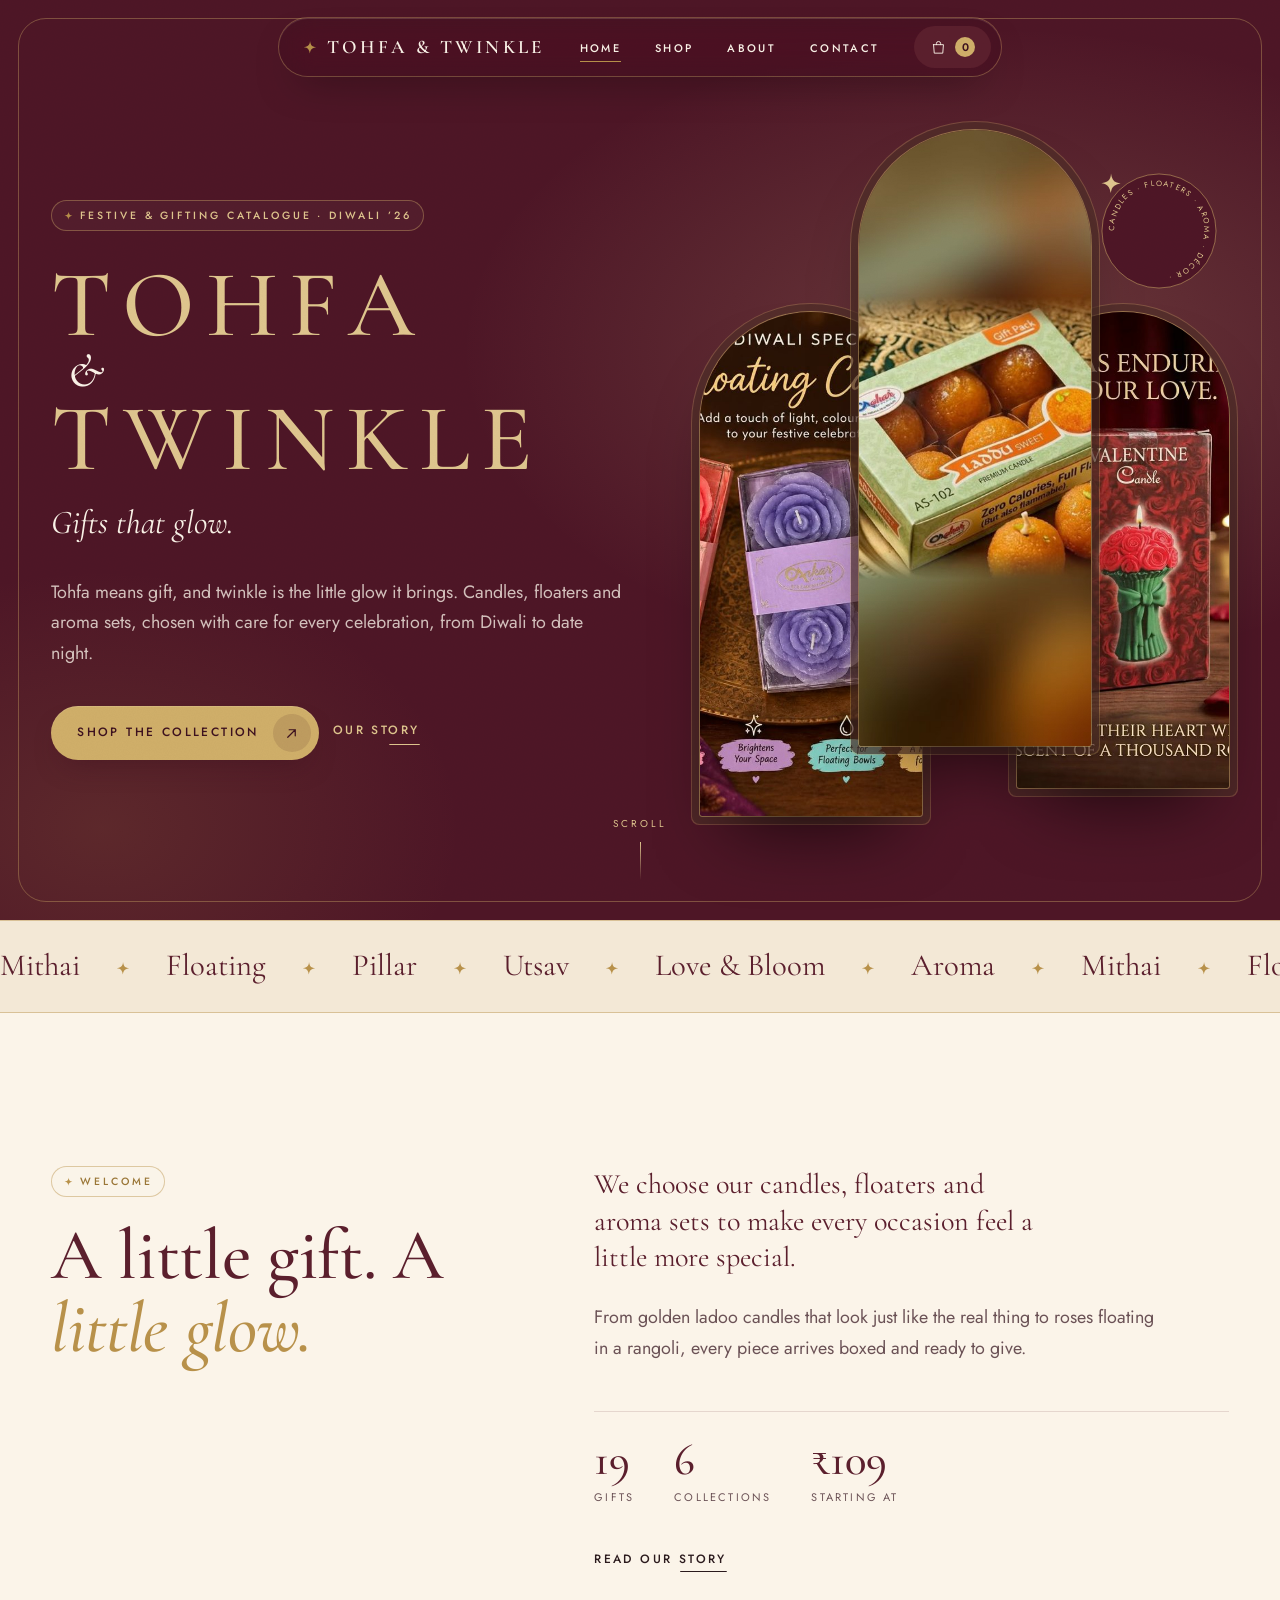
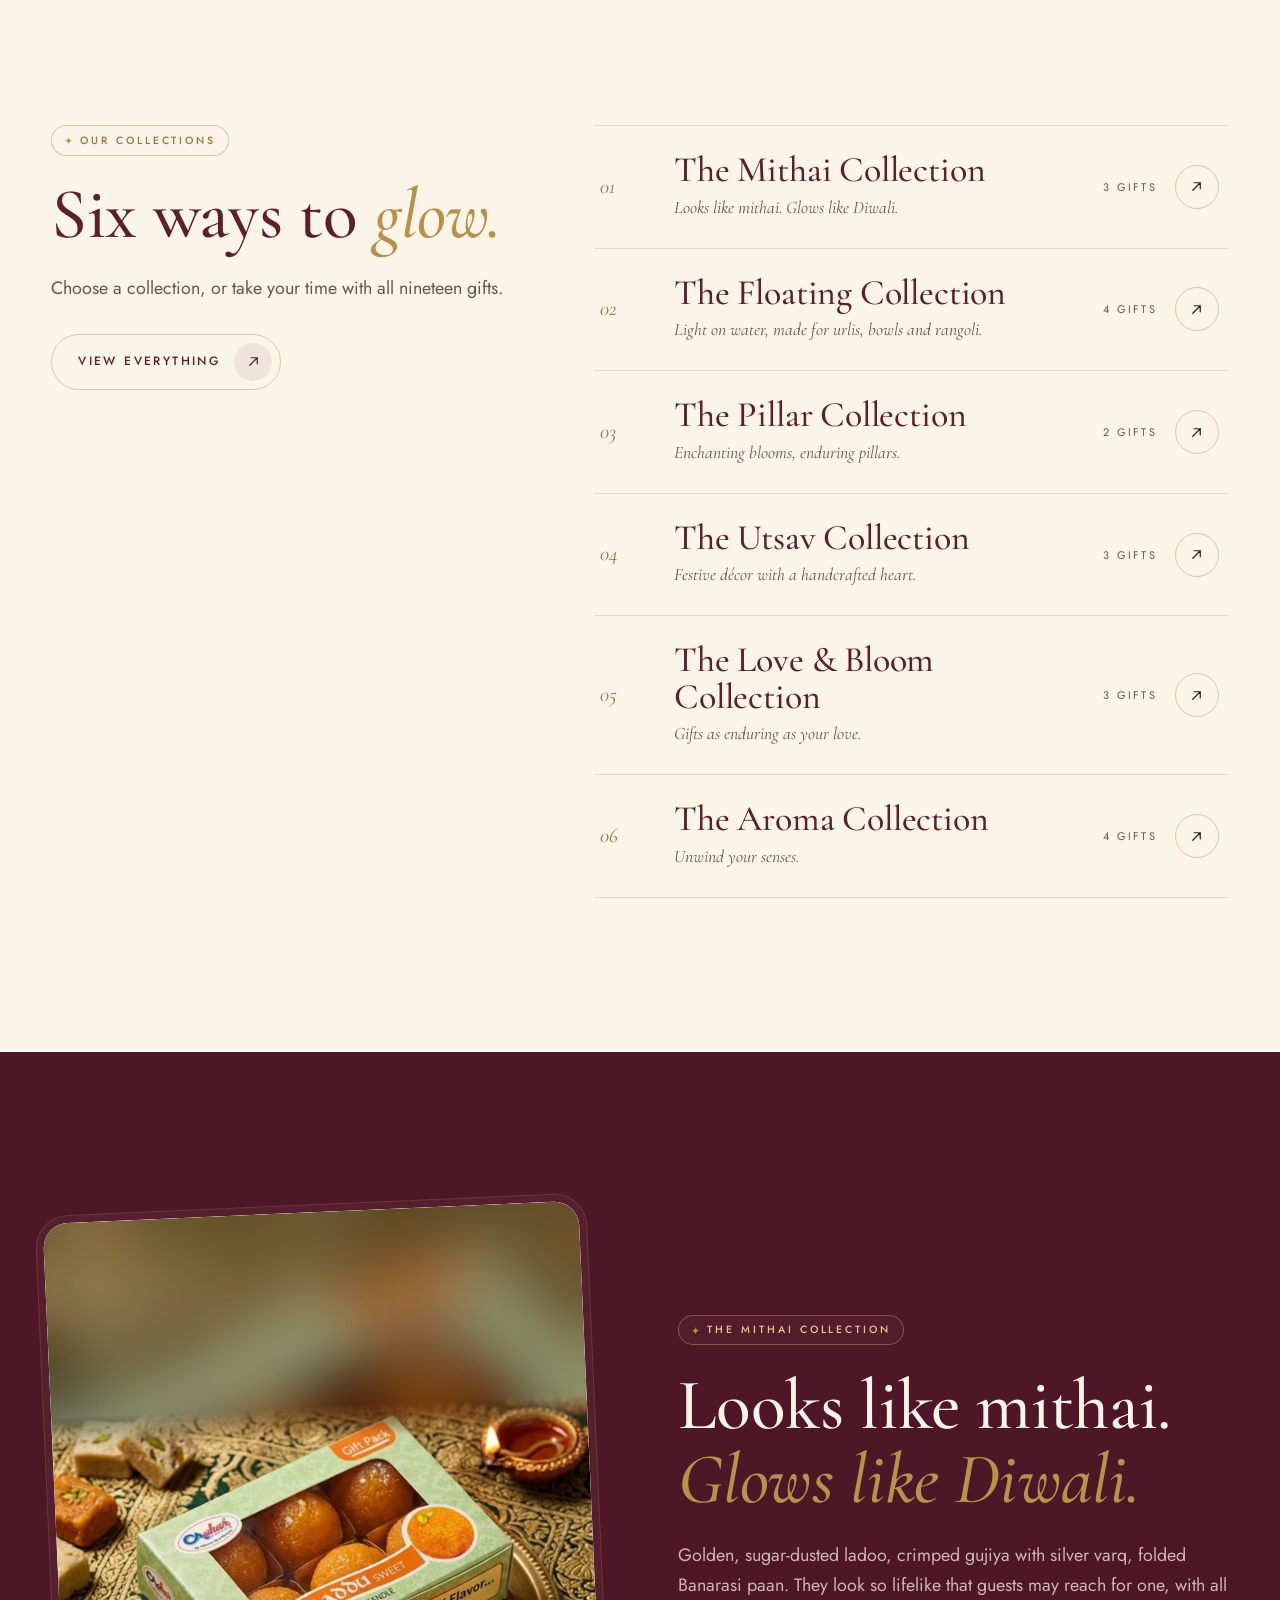
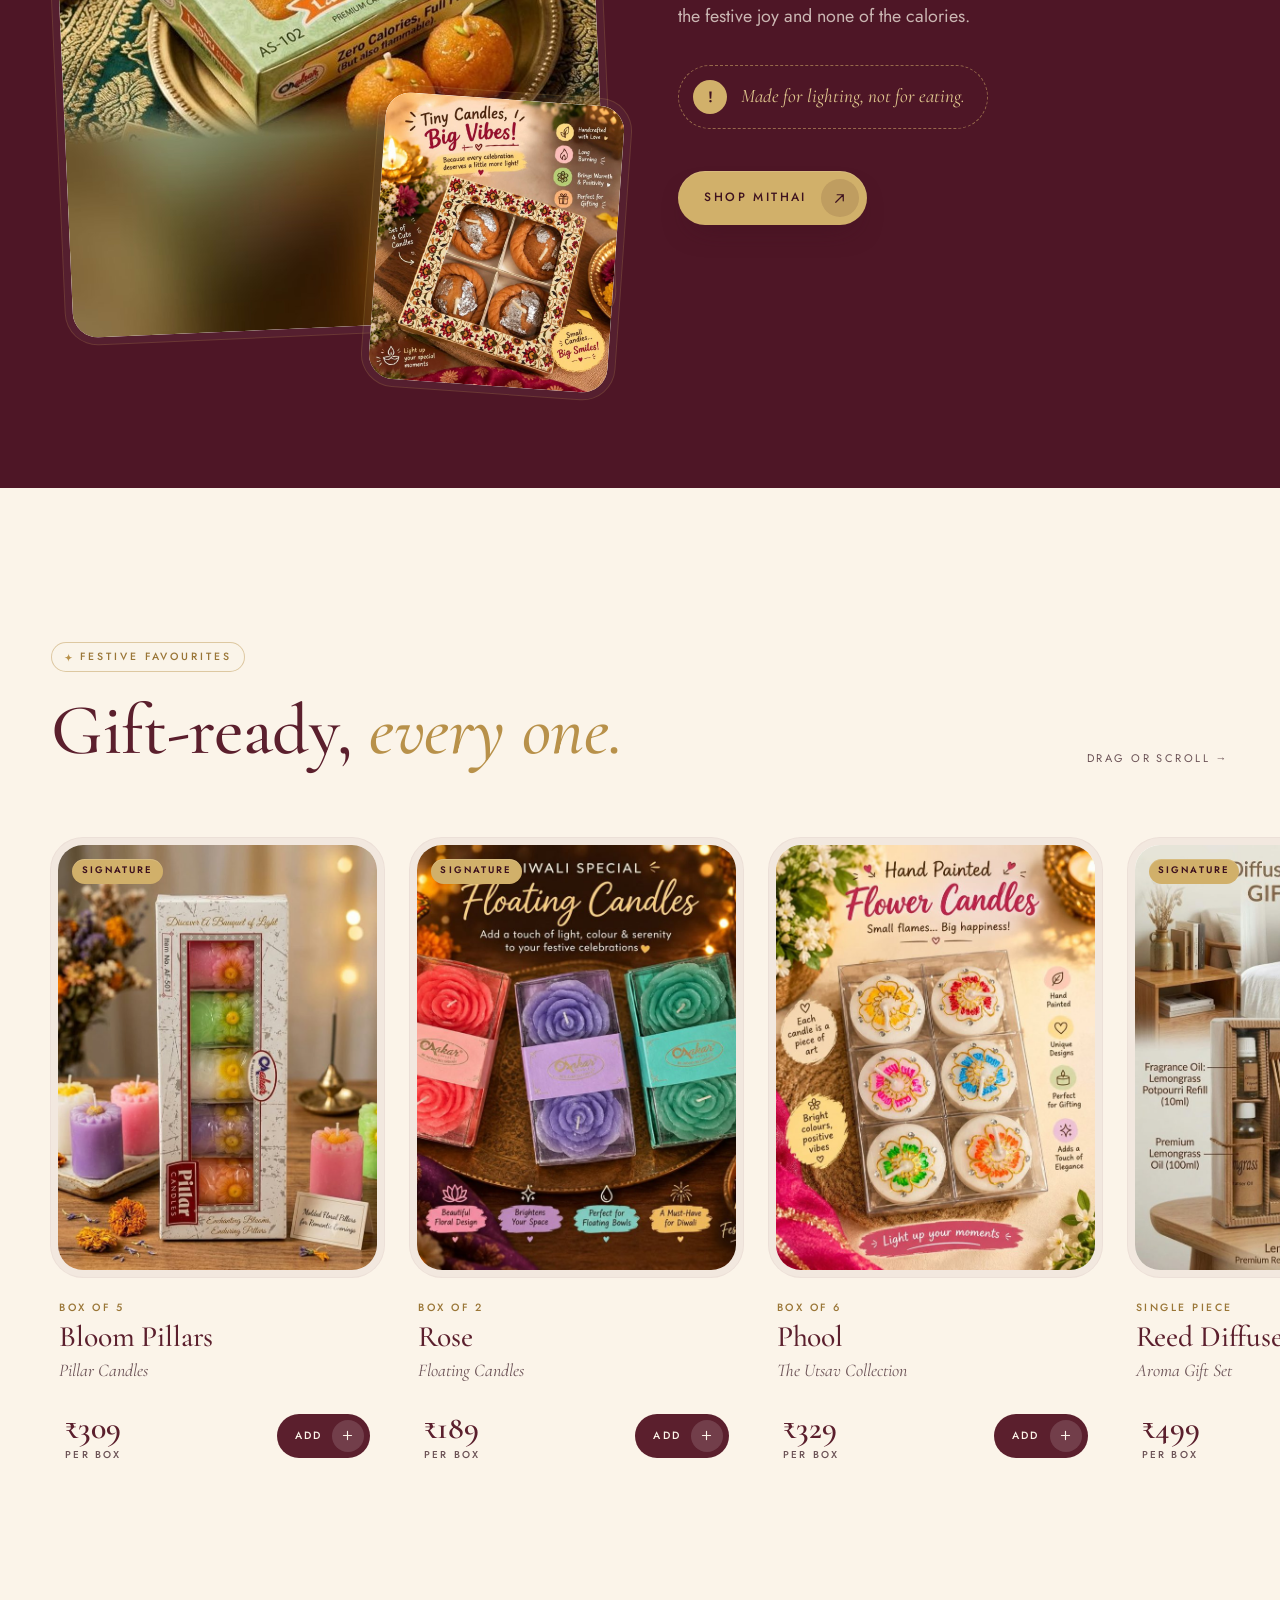
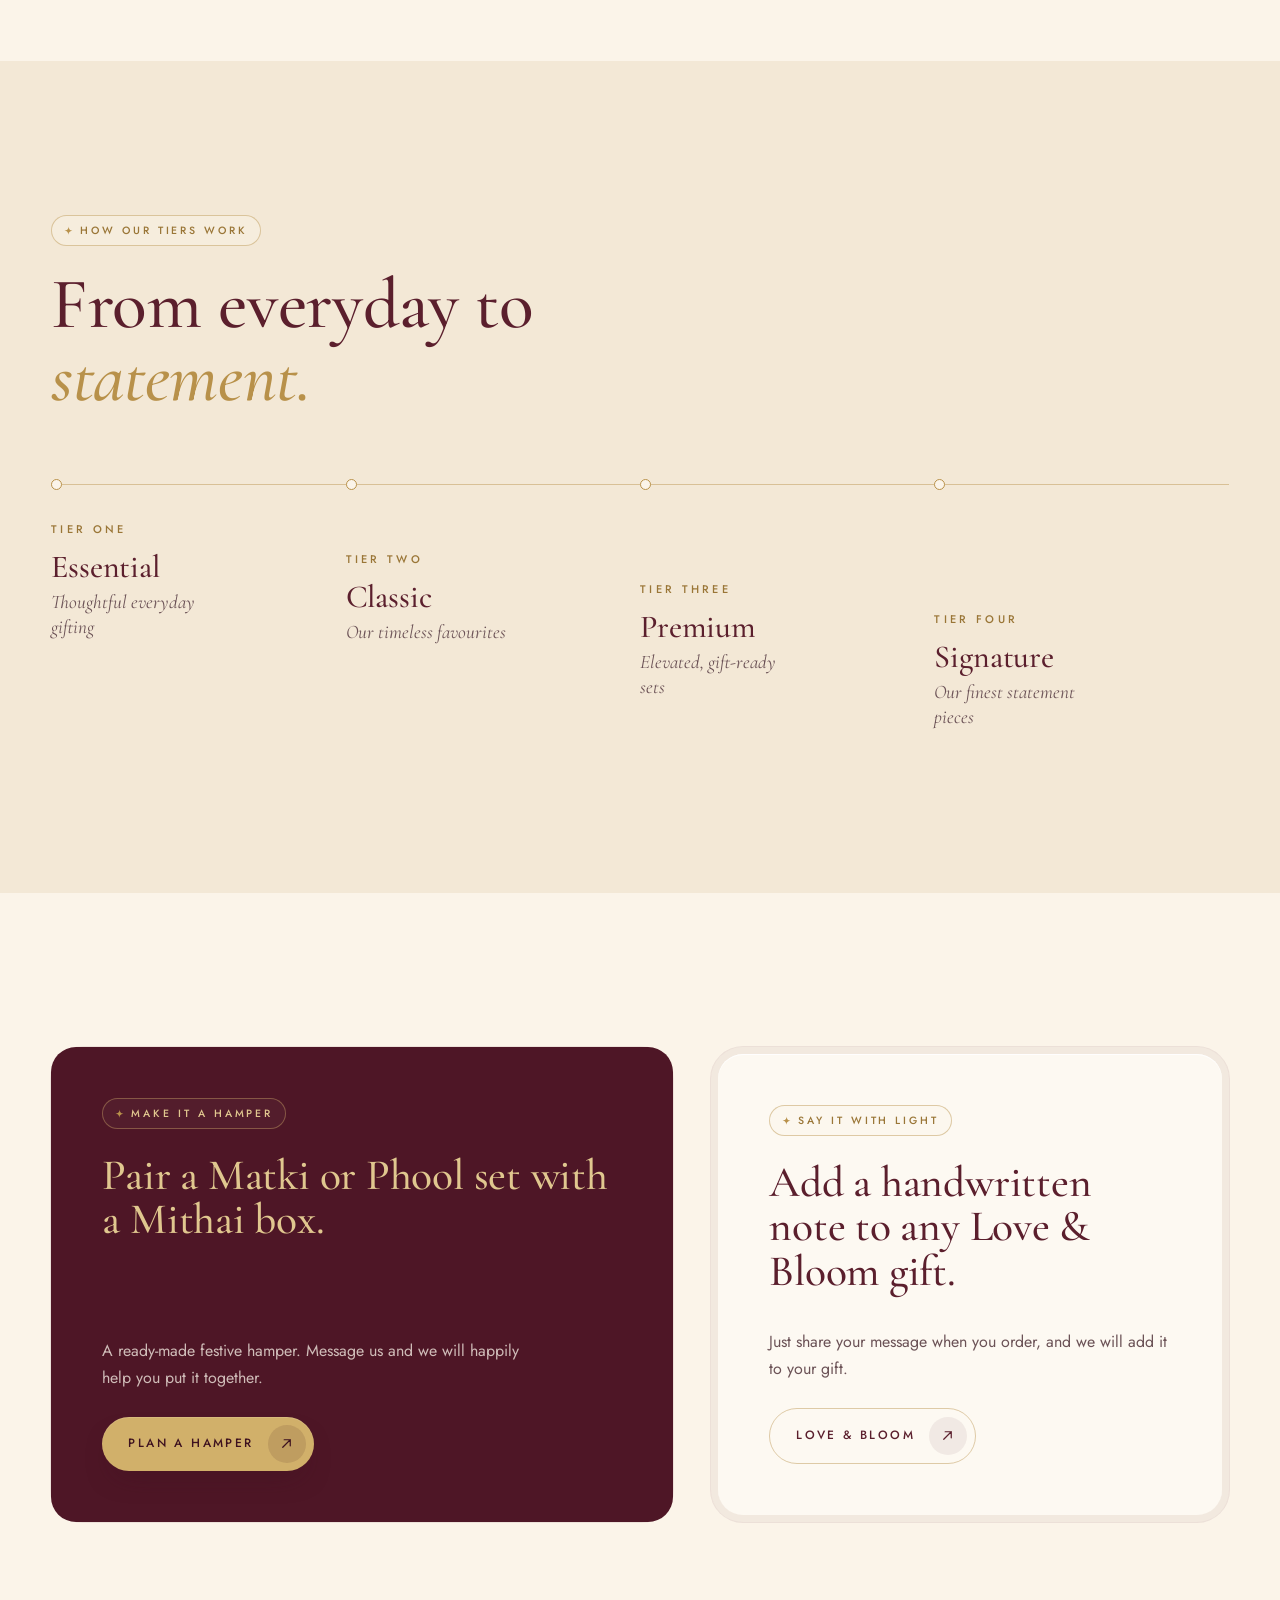
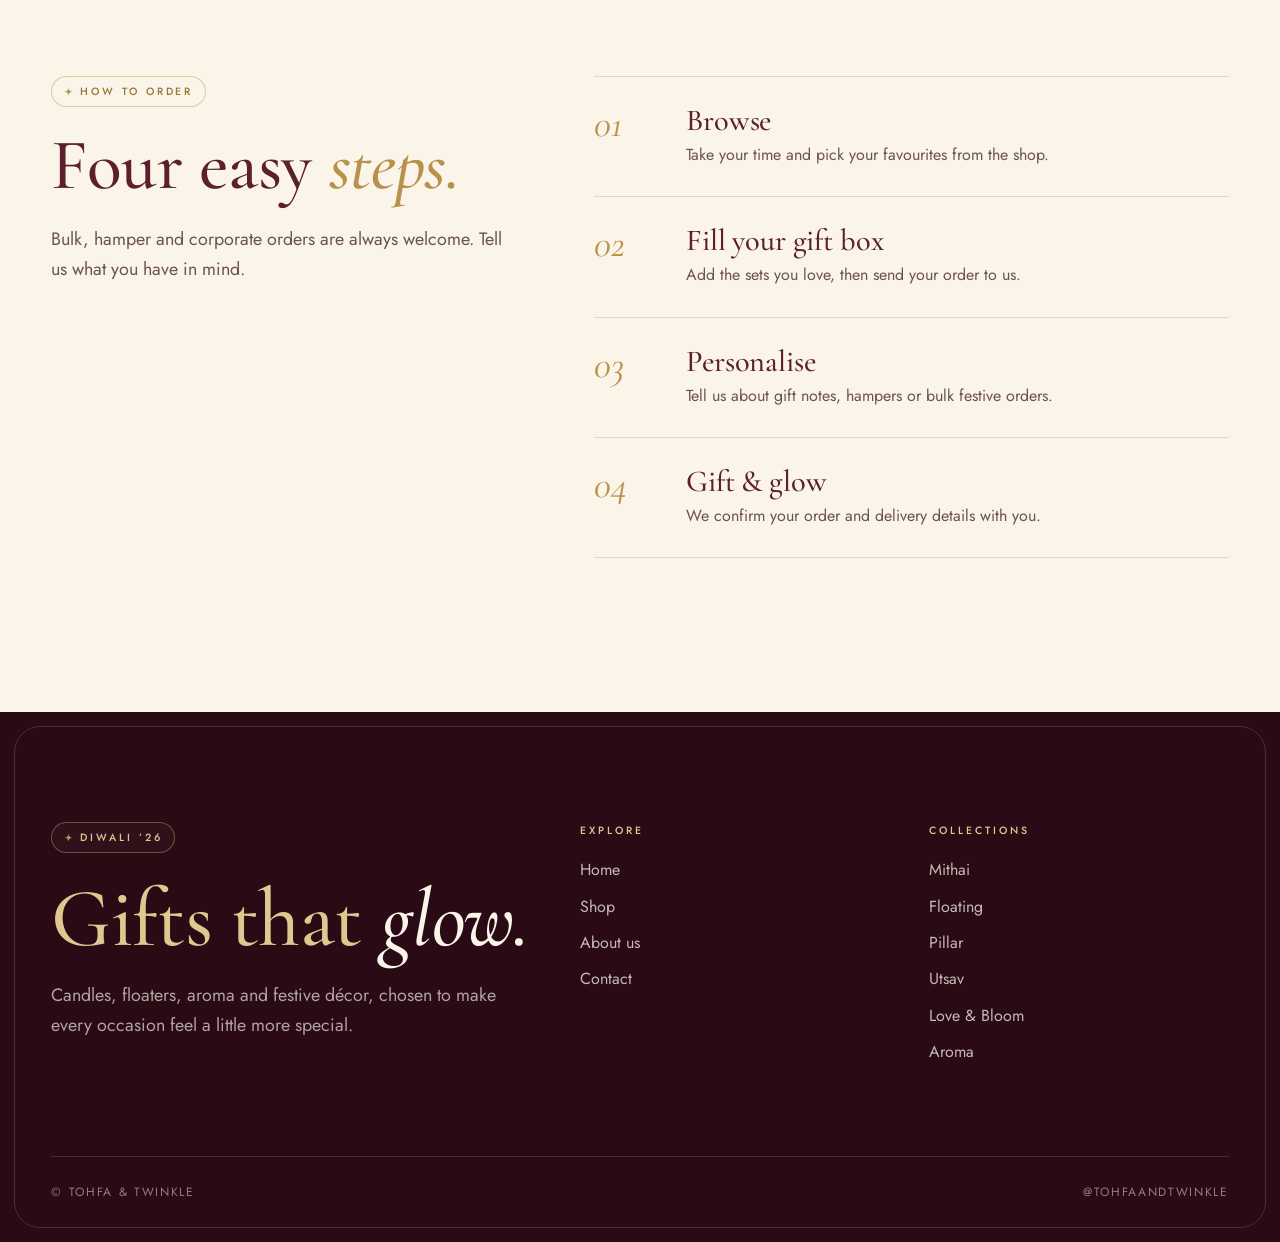
<file: index.html>
<!doctype html>
<html lang="en" class="no-js">
<head>
<meta charset="utf-8">
<meta name="viewport" content="width=device-width,initial-scale=1,viewport-fit=cover">
<title>Tohfa & Twinkle — Gifts that glow</title>
<meta name="description" content="Curated candles, floaters, aroma sets and festive décor. Mithai candles that look good enough to eat, rangoli floaters, rose pillars and more. Diwali ’26 collection.">
<meta name="theme-color" content="#4e1626">
<meta property="og:title" content="Tohfa & Twinkle — Gifts that glow">
<meta property="og:description" content="Curated candles, floaters, aroma sets and festive décor. Mithai candles that look good enough to eat, rangoli floaters, rose pillars and more. Diwali ’26 collection.">
<meta property="og:image" content="img/ladoo.jpg">
<link rel="icon" href="favicon.svg" type="image/svg+xml">
<link rel="preconnect" href="https://fonts.googleapis.com">
<link rel="preconnect" href="https://fonts.gstatic.com" crossorigin>
<link href="https://fonts.googleapis.com/css2?family=Cormorant+Garamond:ital,wght@0,400;0,500;0,600;1,400;1,500&family=Jost:wght@400;500;600&display=swap" rel="stylesheet">
<link rel="stylesheet" href="css/styles.css">
</head>
<body data-page="index">
<header class="nav">
  <div class="nav-pill">
    <a class="brand" href="index.html" aria-label="Tohfa &amp; Twinkle home"><svg class="spark" viewBox="0 0 24 24" fill="currentColor" aria-hidden="true"><path d="M12 1.5C12.7 6.7 14.5 9.9 17.6 11.2C19.2 11.9 21 12.2 22.5 12.5C17.2 13.4 14.1 15.2 12.9 18.3C12.3 19.8 12 21.5 11.7 23C10.8 17.7 9 14.6 5.900 13.400C4.400 12.800 2.700 12.500 1.500 12.300C6.800 11.400 9.900 9.600 11.100 6.500C11.700 5 12 3.200 12 1.500Z"/></svg><span>TOHFA &amp; TWINKLE</span></a>
    <ul class="nav-links"><li><a href="index.html" aria-current=page>Home</a></li><li><a href="shop.html">Shop</a></li><li><a href="about.html">About</a></li><li><a href="contact.html">Contact</a></li></ul>
    <button class="cart-btn" data-cart-open aria-label="Open your gift box"><svg viewBox="0 0 24 24" fill="none" stroke="currentColor" stroke-width="1.3" stroke-linecap="round" stroke-linejoin="round" aria-hidden="true"><path d="M5 8h14l-1 12H6L5 8z"/><path d="M9 8V6.500a3 3 0 016 0V8"/></svg><span class="cart-count" data-cart-count>0</span></button>
    <button class="burger" aria-label="Menu" aria-expanded="false"><i></i><i></i></button>
  </div>
</header>
<nav class="overlay-menu" aria-label="Mobile">
  <a href="index.html" style="--i:0">Home</a><a href="shop.html" style="--i:1">Shop</a><a href="about.html" style="--i:2">About</a><a href="contact.html" style="--i:3">Contact</a>
  <small>@tohfaandtwinkle</small>
</nav>
<main id="main">
<section class="hero" data-dark>
  <div class="wrap">
    <div class="hero-grid">
      <div>
        <span class="eyebrow dark rv"><svg class="spark" viewBox="0 0 24 24" fill="currentColor" aria-hidden="true"><path d="M12 1.5C12.7 6.7 14.5 9.9 17.6 11.2C19.2 11.9 21 12.2 22.5 12.5C17.2 13.4 14.1 15.2 12.9 18.3C12.3 19.8 12 21.5 11.7 23C10.8 17.7 9 14.6 5.900 13.400C4.400 12.800 2.700 12.500 1.500 12.300C6.800 11.400 9.900 9.600 11.100 6.500C11.700 5 12 3.200 12 1.500Z"/></svg>Festive &amp; Gifting Catalogue &middot; Diwali &rsquo;26</span>
        <h1 class="rv" style="--i:1"><span>Tohfa</span><span class="amp">&amp;</span><span>Twinkle</span></h1>
        <p class="tag rv" style="--i:2">Gifts that glow.</p>
        <p class="lede rv" style="--i:3">Tohfa means gift, and twinkle is the little glow it brings. Candles, floaters and aroma sets, chosen with care for every celebration, from Diwali to date night.</p>
        <div class="hero-ctas rv" style="--i:4">
          <a class="btn gold" href="shop.html"><span>Shop the collection</span><span class="ic"><svg viewBox="0 0 16 16" fill="none" stroke="currentColor" stroke-width="1.3" stroke-linecap="round" stroke-linejoin="round" aria-hidden="true"><path d="M4 12L12 4M5.500 4H12v6.500"/></svg></span></a>
          <a class="link-u" href="about.html" style="color:var(--gold-300)">Our story</a>
        </div>
      </div>
      <div class="hero-stage rv" style="--i:2" aria-hidden="true">
        <div class="hero-arch a"><img src="img/rose-floaters.jpg" alt="" width="900" height="900"></div>
        <div class="hero-arch b"><img src="img/ladoo.jpg" alt="" width="750" height="900"></div>
        <div class="hero-arch c"><img src="img/valentine.jpg" alt="" width="750" height="1000"></div>
        <div class="hero-badge">
          <svg viewBox="0 0 120 120"><defs><path id="circ" d="M60,60 m-46,0 a46,46 0 1,1 92,0 a46,46 0 1,1 -92,0"/></defs><circle cx="60" cy="60" r="58" fill="#4e1626" stroke="#d1b06a" stroke-opacity=".55"/><text font-family="Jost" font-size="7.800" letter-spacing="1.900" fill="#e0c78f"><textPath href="#circ">CANDLES · FLOATERS · AROMA · DÉCOR · </textPath></text></svg>
          <svg class="spark" viewBox="0 0 24 24" fill="currentColor" aria-hidden="true"><path d="M12 1.5C12.7 6.7 14.5 9.9 17.6 11.2C19.2 11.9 21 12.2 22.5 12.5C17.2 13.4 14.1 15.2 12.9 18.3C12.3 19.8 12 21.5 11.7 23C10.8 17.7 9 14.6 5.900 13.400C4.400 12.800 2.700 12.500 1.500 12.300C6.800 11.400 9.900 9.600 11.100 6.500C11.700 5 12 3.200 12 1.500Z"/></svg>
        </div>
      </div>
    </div>
  </div>
  <div class="scroll-cue" aria-hidden="true">Scroll<i></i></div>
</section>

<div class="marquee" aria-hidden="true"><div class="marquee-track"><span>Mithai <i><svg class="spark" viewBox="0 0 24 24" fill="currentColor" aria-hidden="true"><path d="M12 1.5C12.7 6.7 14.5 9.9 17.6 11.2C19.2 11.9 21 12.2 22.5 12.5C17.2 13.4 14.1 15.2 12.9 18.3C12.3 19.8 12 21.5 11.7 23C10.8 17.7 9 14.6 5.900 13.400C4.400 12.800 2.700 12.500 1.500 12.300C6.800 11.400 9.900 9.600 11.100 6.500C11.700 5 12 3.200 12 1.500Z"/></svg></i></span><span>Floating <i><svg class="spark" viewBox="0 0 24 24" fill="currentColor" aria-hidden="true"><path d="M12 1.5C12.7 6.7 14.5 9.9 17.6 11.2C19.2 11.9 21 12.2 22.5 12.5C17.2 13.4 14.1 15.2 12.9 18.3C12.3 19.8 12 21.5 11.7 23C10.8 17.7 9 14.6 5.900 13.400C4.400 12.800 2.700 12.500 1.500 12.300C6.800 11.400 9.900 9.600 11.100 6.500C11.700 5 12 3.200 12 1.500Z"/></svg></i></span><span>Pillar <i><svg class="spark" viewBox="0 0 24 24" fill="currentColor" aria-hidden="true"><path d="M12 1.5C12.7 6.7 14.5 9.9 17.6 11.2C19.2 11.9 21 12.2 22.5 12.5C17.2 13.4 14.1 15.2 12.9 18.3C12.3 19.8 12 21.5 11.7 23C10.8 17.7 9 14.6 5.900 13.400C4.400 12.800 2.700 12.500 1.500 12.300C6.800 11.400 9.900 9.600 11.100 6.500C11.700 5 12 3.200 12 1.500Z"/></svg></i></span><span>Utsav <i><svg class="spark" viewBox="0 0 24 24" fill="currentColor" aria-hidden="true"><path d="M12 1.5C12.7 6.7 14.5 9.9 17.6 11.2C19.2 11.9 21 12.2 22.5 12.5C17.2 13.4 14.1 15.2 12.9 18.3C12.3 19.8 12 21.5 11.7 23C10.8 17.7 9 14.6 5.900 13.400C4.400 12.800 2.700 12.500 1.500 12.300C6.800 11.400 9.900 9.600 11.100 6.500C11.700 5 12 3.200 12 1.500Z"/></svg></i></span><span>Love &amp; Bloom <i><svg class="spark" viewBox="0 0 24 24" fill="currentColor" aria-hidden="true"><path d="M12 1.5C12.7 6.7 14.5 9.9 17.6 11.2C19.2 11.9 21 12.2 22.5 12.5C17.2 13.4 14.1 15.2 12.9 18.3C12.3 19.8 12 21.5 11.7 23C10.8 17.7 9 14.6 5.900 13.400C4.400 12.800 2.700 12.500 1.500 12.300C6.800 11.400 9.900 9.600 11.100 6.500C11.700 5 12 3.200 12 1.500Z"/></svg></i></span><span>Aroma <i><svg class="spark" viewBox="0 0 24 24" fill="currentColor" aria-hidden="true"><path d="M12 1.5C12.7 6.7 14.5 9.9 17.6 11.2C19.2 11.9 21 12.2 22.5 12.5C17.2 13.4 14.1 15.2 12.9 18.3C12.3 19.8 12 21.5 11.7 23C10.8 17.7 9 14.6 5.900 13.400C4.400 12.800 2.700 12.500 1.500 12.300C6.800 11.400 9.900 9.600 11.100 6.500C11.700 5 12 3.200 12 1.500Z"/></svg></i></span><span>Mithai <i><svg class="spark" viewBox="0 0 24 24" fill="currentColor" aria-hidden="true"><path d="M12 1.5C12.7 6.7 14.5 9.9 17.6 11.2C19.2 11.9 21 12.2 22.5 12.5C17.2 13.4 14.1 15.2 12.9 18.3C12.3 19.8 12 21.5 11.7 23C10.8 17.7 9 14.6 5.900 13.400C4.400 12.800 2.700 12.500 1.500 12.300C6.800 11.400 9.900 9.600 11.100 6.500C11.700 5 12 3.200 12 1.500Z"/></svg></i></span><span>Floating <i><svg class="spark" viewBox="0 0 24 24" fill="currentColor" aria-hidden="true"><path d="M12 1.5C12.7 6.7 14.5 9.9 17.6 11.2C19.2 11.9 21 12.2 22.5 12.5C17.2 13.4 14.1 15.2 12.9 18.3C12.3 19.8 12 21.5 11.7 23C10.8 17.7 9 14.6 5.900 13.400C4.400 12.800 2.700 12.500 1.500 12.300C6.800 11.400 9.900 9.600 11.100 6.500C11.700 5 12 3.200 12 1.500Z"/></svg></i></span><span>Pillar <i><svg class="spark" viewBox="0 0 24 24" fill="currentColor" aria-hidden="true"><path d="M12 1.5C12.7 6.7 14.5 9.9 17.6 11.2C19.2 11.9 21 12.2 22.5 12.5C17.2 13.4 14.1 15.2 12.9 18.3C12.3 19.8 12 21.5 11.7 23C10.8 17.7 9 14.6 5.900 13.400C4.400 12.800 2.700 12.500 1.500 12.300C6.800 11.400 9.900 9.600 11.100 6.500C11.700 5 12 3.200 12 1.500Z"/></svg></i></span><span>Utsav <i><svg class="spark" viewBox="0 0 24 24" fill="currentColor" aria-hidden="true"><path d="M12 1.5C12.7 6.7 14.5 9.9 17.6 11.2C19.2 11.9 21 12.2 22.5 12.5C17.2 13.4 14.1 15.2 12.9 18.3C12.3 19.8 12 21.5 11.7 23C10.8 17.7 9 14.6 5.900 13.400C4.400 12.800 2.700 12.500 1.500 12.300C6.800 11.400 9.900 9.600 11.100 6.500C11.700 5 12 3.200 12 1.500Z"/></svg></i></span><span>Love &amp; Bloom <i><svg class="spark" viewBox="0 0 24 24" fill="currentColor" aria-hidden="true"><path d="M12 1.5C12.7 6.7 14.5 9.9 17.6 11.2C19.2 11.9 21 12.2 22.5 12.5C17.2 13.4 14.1 15.2 12.9 18.3C12.3 19.8 12 21.5 11.7 23C10.8 17.7 9 14.6 5.900 13.400C4.400 12.800 2.700 12.500 1.500 12.300C6.800 11.400 9.900 9.600 11.100 6.500C11.700 5 12 3.200 12 1.500Z"/></svg></i></span><span>Aroma <i><svg class="spark" viewBox="0 0 24 24" fill="currentColor" aria-hidden="true"><path d="M12 1.5C12.7 6.7 14.5 9.9 17.6 11.2C19.2 11.9 21 12.2 22.5 12.5C17.2 13.4 14.1 15.2 12.9 18.3C12.3 19.8 12 21.5 11.7 23C10.8 17.7 9 14.6 5.900 13.400C4.400 12.800 2.700 12.500 1.500 12.300C6.800 11.400 9.900 9.600 11.100 6.500C11.700 5 12 3.200 12 1.500Z"/></svg></i></span><span>Mithai <i><svg class="spark" viewBox="0 0 24 24" fill="currentColor" aria-hidden="true"><path d="M12 1.5C12.7 6.7 14.5 9.9 17.6 11.2C19.2 11.9 21 12.2 22.5 12.5C17.2 13.4 14.1 15.2 12.9 18.3C12.3 19.8 12 21.5 11.7 23C10.8 17.7 9 14.6 5.900 13.400C4.400 12.800 2.700 12.500 1.500 12.300C6.800 11.400 9.900 9.600 11.100 6.500C11.700 5 12 3.200 12 1.500Z"/></svg></i></span><span>Floating <i><svg class="spark" viewBox="0 0 24 24" fill="currentColor" aria-hidden="true"><path d="M12 1.5C12.7 6.7 14.5 9.9 17.6 11.2C19.2 11.9 21 12.2 22.5 12.5C17.2 13.4 14.1 15.2 12.9 18.3C12.3 19.8 12 21.5 11.7 23C10.8 17.7 9 14.6 5.900 13.400C4.400 12.800 2.700 12.500 1.500 12.300C6.800 11.400 9.900 9.600 11.100 6.500C11.700 5 12 3.200 12 1.500Z"/></svg></i></span><span>Pillar <i><svg class="spark" viewBox="0 0 24 24" fill="currentColor" aria-hidden="true"><path d="M12 1.5C12.7 6.7 14.5 9.9 17.6 11.2C19.2 11.9 21 12.2 22.5 12.5C17.2 13.4 14.1 15.2 12.9 18.3C12.3 19.8 12 21.5 11.7 23C10.8 17.7 9 14.6 5.900 13.400C4.400 12.800 2.700 12.500 1.500 12.300C6.800 11.400 9.900 9.600 11.100 6.500C11.700 5 12 3.200 12 1.500Z"/></svg></i></span><span>Utsav <i><svg class="spark" viewBox="0 0 24 24" fill="currentColor" aria-hidden="true"><path d="M12 1.5C12.7 6.7 14.5 9.9 17.6 11.2C19.2 11.9 21 12.2 22.5 12.5C17.2 13.4 14.1 15.2 12.9 18.3C12.3 19.8 12 21.5 11.7 23C10.8 17.7 9 14.6 5.900 13.400C4.400 12.800 2.700 12.500 1.500 12.300C6.800 11.400 9.900 9.600 11.100 6.500C11.700 5 12 3.200 12 1.500Z"/></svg></i></span><span>Love &amp; Bloom <i><svg class="spark" viewBox="0 0 24 24" fill="currentColor" aria-hidden="true"><path d="M12 1.5C12.7 6.7 14.5 9.9 17.6 11.2C19.2 11.9 21 12.2 22.5 12.5C17.2 13.4 14.1 15.2 12.9 18.3C12.3 19.8 12 21.5 11.7 23C10.8 17.7 9 14.6 5.900 13.400C4.400 12.800 2.700 12.500 1.500 12.300C6.800 11.400 9.900 9.600 11.100 6.500C11.700 5 12 3.200 12 1.500Z"/></svg></i></span><span>Aroma <i><svg class="spark" viewBox="0 0 24 24" fill="currentColor" aria-hidden="true"><path d="M12 1.5C12.7 6.7 14.5 9.9 17.6 11.2C19.2 11.9 21 12.2 22.5 12.5C17.2 13.4 14.1 15.2 12.9 18.3C12.3 19.8 12 21.5 11.7 23C10.8 17.7 9 14.6 5.900 13.400C4.400 12.800 2.700 12.500 1.500 12.300C6.800 11.400 9.900 9.600 11.100 6.500C11.700 5 12 3.200 12 1.500Z"/></svg></i></span><span>Mithai <i><svg class="spark" viewBox="0 0 24 24" fill="currentColor" aria-hidden="true"><path d="M12 1.5C12.7 6.7 14.5 9.9 17.6 11.2C19.2 11.9 21 12.2 22.5 12.5C17.2 13.4 14.1 15.2 12.9 18.3C12.3 19.8 12 21.5 11.7 23C10.8 17.7 9 14.6 5.900 13.400C4.400 12.800 2.700 12.500 1.500 12.300C6.800 11.400 9.900 9.600 11.100 6.500C11.700 5 12 3.200 12 1.500Z"/></svg></i></span><span>Floating <i><svg class="spark" viewBox="0 0 24 24" fill="currentColor" aria-hidden="true"><path d="M12 1.5C12.7 6.7 14.5 9.9 17.6 11.2C19.2 11.9 21 12.2 22.5 12.5C17.2 13.4 14.1 15.2 12.9 18.3C12.3 19.8 12 21.5 11.7 23C10.8 17.7 9 14.6 5.900 13.400C4.400 12.800 2.700 12.500 1.500 12.300C6.800 11.400 9.900 9.600 11.100 6.500C11.700 5 12 3.200 12 1.500Z"/></svg></i></span><span>Pillar <i><svg class="spark" viewBox="0 0 24 24" fill="currentColor" aria-hidden="true"><path d="M12 1.5C12.7 6.7 14.5 9.9 17.6 11.2C19.2 11.9 21 12.2 22.5 12.5C17.2 13.4 14.1 15.2 12.9 18.3C12.3 19.8 12 21.5 11.7 23C10.8 17.7 9 14.6 5.900 13.400C4.400 12.800 2.700 12.500 1.500 12.300C6.800 11.400 9.900 9.600 11.100 6.500C11.700 5 12 3.200 12 1.500Z"/></svg></i></span><span>Utsav <i><svg class="spark" viewBox="0 0 24 24" fill="currentColor" aria-hidden="true"><path d="M12 1.5C12.7 6.7 14.5 9.9 17.6 11.2C19.2 11.9 21 12.2 22.5 12.5C17.2 13.4 14.1 15.2 12.9 18.3C12.3 19.8 12 21.5 11.7 23C10.8 17.7 9 14.6 5.900 13.400C4.400 12.800 2.700 12.500 1.500 12.300C6.800 11.400 9.900 9.600 11.100 6.500C11.700 5 12 3.200 12 1.500Z"/></svg></i></span><span>Love &amp; Bloom <i><svg class="spark" viewBox="0 0 24 24" fill="currentColor" aria-hidden="true"><path d="M12 1.5C12.7 6.7 14.5 9.9 17.6 11.2C19.2 11.9 21 12.2 22.5 12.5C17.2 13.4 14.1 15.2 12.9 18.3C12.3 19.8 12 21.5 11.7 23C10.8 17.7 9 14.6 5.900 13.400C4.400 12.800 2.700 12.500 1.500 12.300C6.800 11.400 9.900 9.600 11.100 6.500C11.700 5 12 3.200 12 1.500Z"/></svg></i></span><span>Aroma <i><svg class="spark" viewBox="0 0 24 24" fill="currentColor" aria-hidden="true"><path d="M12 1.5C12.7 6.7 14.5 9.9 17.6 11.2C19.2 11.9 21 12.2 22.5 12.5C17.2 13.4 14.1 15.2 12.9 18.3C12.3 19.8 12 21.5 11.7 23C10.8 17.7 9 14.6 5.900 13.400C4.400 12.800 2.700 12.500 1.500 12.300C6.800 11.400 9.900 9.600 11.100 6.500C11.700 5 12 3.200 12 1.500Z"/></svg></i></span></div></div>

<section class="section intro">
  <div class="wrap split">
    <div class="sticky">
      <span class="eyebrow rv"><svg class="spark" viewBox="0 0 24 24" fill="currentColor" aria-hidden="true"><path d="M12 1.5C12.7 6.7 14.5 9.9 17.6 11.2C19.2 11.9 21 12.2 22.5 12.5C17.2 13.4 14.1 15.2 12.9 18.3C12.3 19.8 12 21.5 11.7 23C10.8 17.7 9 14.6 5.900 13.400C4.400 12.800 2.700 12.500 1.500 12.300C6.800 11.400 9.900 9.600 11.100 6.500C11.700 5 12 3.200 12 1.500Z"/></svg>Welcome</span>
      <h2 class="display-l rv" style="--i:1">A little gift. A <em class="gold-i">little glow.</em></h2>
    </div>
    <div>
      <p class="lede rv" style="font-size:clamp(1.3rem,2.2vw,1.9rem);font-family:var(--f-display);color:var(--ox-700);max-width:34ch;line-height:1.3">We choose our candles, floaters and aroma sets to make every occasion feel a little more special.</p>
      <p class="lede rv" style="margin-top:26px">From golden ladoo candles that look just like the real thing to roses floating in a rangoli, every piece arrives boxed and ready to give.</p>
      <div class="facts rv">
        <div><b>19</b><span>Gifts</span></div>
        <div><b>6</b><span>Collections</span></div>
        <div><b>&#8377;109</b><span>Starting at</span></div>
      </div>
      <p style="margin-top:36px" class="rv"><a class="link-u" href="about.html">Read our story</a></p>
    </div>
  </div>
</section>

<section class="section" style="padding-top:0">
  <div class="wrap split">
    <div class="sticky">
      <span class="eyebrow rv"><svg class="spark" viewBox="0 0 24 24" fill="currentColor" aria-hidden="true"><path d="M12 1.5C12.7 6.7 14.5 9.9 17.6 11.2C19.2 11.9 21 12.2 22.5 12.5C17.2 13.4 14.1 15.2 12.9 18.3C12.3 19.8 12 21.5 11.7 23C10.8 17.7 9 14.6 5.900 13.400C4.400 12.800 2.700 12.500 1.500 12.300C6.800 11.400 9.900 9.600 11.100 6.500C11.700 5 12 3.200 12 1.500Z"/></svg>Our collections</span>
      <h2 class="display-l rv" style="--i:1;margin:22px 0 22px">Six ways to <em class="gold-i">glow.</em></h2>
      <p class="lede rv" style="--i:2">Choose a collection, or take your time with all nineteen gifts.</p>
      <p style="margin-top:30px" class="rv"><a class="btn ghost" href="shop.html"><span>View everything</span><span class="ic"><svg viewBox="0 0 16 16" fill="none" stroke="currentColor" stroke-width="1.3" stroke-linecap="round" stroke-linejoin="round" aria-hidden="true"><path d="M4 12L12 4M5.500 4H12v6.500"/></svg></span></a></p>
    </div>
    <ul class="clist"><li class="rv" style="--i:0"><a href="shop.html?c=mithai"><span class="n">01</span><div><h3>The Mithai Collection</h3><small>Looks like mithai. Glows like Diwali.</small></div><span class="cnt">3 gifts</span><span class="go"><svg viewBox="0 0 16 16" fill="none" stroke="currentColor" stroke-width="1.3" stroke-linecap="round" stroke-linejoin="round" aria-hidden="true"><path d="M4 12L12 4M5.500 4H12v6.500"/></svg></span></a></li><li class="rv" style="--i:1"><a href="shop.html?c=floating"><span class="n">02</span><div><h3>The Floating Collection</h3><small>Light on water, made for urlis, bowls and rangoli.</small></div><span class="cnt">4 gifts</span><span class="go"><svg viewBox="0 0 16 16" fill="none" stroke="currentColor" stroke-width="1.3" stroke-linecap="round" stroke-linejoin="round" aria-hidden="true"><path d="M4 12L12 4M5.500 4H12v6.500"/></svg></span></a></li><li class="rv" style="--i:2"><a href="shop.html?c=pillar"><span class="n">03</span><div><h3>The Pillar Collection</h3><small>Enchanting blooms, enduring pillars.</small></div><span class="cnt">2 gifts</span><span class="go"><svg viewBox="0 0 16 16" fill="none" stroke="currentColor" stroke-width="1.3" stroke-linecap="round" stroke-linejoin="round" aria-hidden="true"><path d="M4 12L12 4M5.500 4H12v6.500"/></svg></span></a></li><li class="rv" style="--i:0"><a href="shop.html?c=utsav"><span class="n">04</span><div><h3>The Utsav Collection</h3><small>Festive d&eacute;cor with a handcrafted heart.</small></div><span class="cnt">3 gifts</span><span class="go"><svg viewBox="0 0 16 16" fill="none" stroke="currentColor" stroke-width="1.3" stroke-linecap="round" stroke-linejoin="round" aria-hidden="true"><path d="M4 12L12 4M5.500 4H12v6.500"/></svg></span></a></li><li class="rv" style="--i:1"><a href="shop.html?c=love"><span class="n">05</span><div><h3>The Love &amp; Bloom Collection</h3><small>Gifts as enduring as your love.</small></div><span class="cnt">3 gifts</span><span class="go"><svg viewBox="0 0 16 16" fill="none" stroke="currentColor" stroke-width="1.3" stroke-linecap="round" stroke-linejoin="round" aria-hidden="true"><path d="M4 12L12 4M5.500 4H12v6.500"/></svg></span></a></li><li class="rv" style="--i:2"><a href="shop.html?c=aroma"><span class="n">06</span><div><h3>The Aroma Collection</h3><small>Unwind your senses.</small></div><span class="cnt">4 gifts</span><span class="go"><svg viewBox="0 0 16 16" fill="none" stroke="currentColor" stroke-width="1.3" stroke-linecap="round" stroke-linejoin="round" aria-hidden="true"><path d="M4 12L12 4M5.500 4H12v6.500"/></svg></span></a></li></ul>
  </div>
</section>

<section class="section mithai on-dark" data-dark>
  <div class="wrap mithai-grid">
    <div class="frame rv">
      <div class="bezel"><div class="core"><img src="img/ladoo.jpg" alt="Ladoo candles in a mithai-style box" loading="lazy" width="833" height="1000"></div></div>
      <div class="bezel"><div class="core"><img src="img/gujiya.jpg" alt="Gujiya candles with silver varq" loading="lazy" width="750" height="1000"></div></div>
    </div>
    <div>
      <span class="eyebrow dark rv"><svg class="spark" viewBox="0 0 24 24" fill="currentColor" aria-hidden="true"><path d="M12 1.5C12.7 6.7 14.5 9.9 17.6 11.2C19.2 11.9 21 12.2 22.5 12.5C17.2 13.4 14.1 15.2 12.9 18.3C12.3 19.8 12 21.5 11.7 23C10.8 17.7 9 14.6 5.900 13.400C4.400 12.800 2.700 12.500 1.500 12.300C6.800 11.400 9.900 9.600 11.100 6.500C11.700 5 12 3.200 12 1.500Z"/></svg>The Mithai Collection</span>
      <h2 class="display-l rv" style="--i:1;margin:24px 0">Looks like mithai. <em class="gold-i">Glows like Diwali.</em></h2>
      <p class="lede rv" style="--i:2">Golden, sugar-dusted ladoo, crimped gujiya with silver varq, folded Banarasi paan. They look so lifelike that guests may reach for one, with all the festive joy and none of the calories.</p>
      <div class="stamp rv" style="--i:3"><i>!</i>Made for lighting, not for eating.</div>
      <p style="margin-top:42px" class="rv"><a class="btn gold" href="shop.html?c=mithai"><span>Shop Mithai</span><span class="ic"><svg viewBox="0 0 16 16" fill="none" stroke="currentColor" stroke-width="1.3" stroke-linecap="round" stroke-linejoin="round" aria-hidden="true"><path d="M4 12L12 4M5.500 4H12v6.500"/></svg></span></a></p>
    </div>
  </div>
</section>

<section class="section">
  <div class="wrap">
    <div class="rail-head">
      <div>
        <span class="eyebrow rv"><svg class="spark" viewBox="0 0 24 24" fill="currentColor" aria-hidden="true"><path d="M12 1.5C12.7 6.7 14.5 9.9 17.6 11.2C19.2 11.9 21 12.2 22.5 12.5C17.2 13.4 14.1 15.2 12.9 18.3C12.3 19.8 12 21.5 11.7 23C10.8 17.7 9 14.6 5.900 13.400C4.400 12.800 2.700 12.500 1.500 12.300C6.800 11.400 9.900 9.600 11.100 6.500C11.700 5 12 3.200 12 1.500Z"/></svg>Festive favourites</span>
        <h2 class="display-l rv" style="--i:1;margin-top:22px">Gift-ready, <em class="gold-i">every one.</em></h2>
      </div>
      <span class="rail-hint rv">Drag or scroll &rarr;</span>
    </div>
    <div class="rail" id="rail"><div class="skel" style="flex:0 0 300px"></div><div class="skel" style="flex:0 0 300px"></div><div class="skel" style="flex:0 0 300px"></div></div>
  </div>
</section>

<section class="section" style="background:var(--cream-200)">
  <div class="wrap">
    <div style="max-width:720px">
      <span class="eyebrow rv"><svg class="spark" viewBox="0 0 24 24" fill="currentColor" aria-hidden="true"><path d="M12 1.5C12.7 6.7 14.5 9.9 17.6 11.2C19.2 11.9 21 12.2 22.5 12.5C17.2 13.4 14.1 15.2 12.9 18.3C12.3 19.8 12 21.5 11.7 23C10.8 17.7 9 14.6 5.900 13.400C4.400 12.800 2.700 12.500 1.500 12.300C6.800 11.400 9.900 9.600 11.100 6.500C11.700 5 12 3.200 12 1.500Z"/></svg>How our tiers work</span>
      <h2 class="display-l rv" style="--i:1;margin:22px 0 0">From everyday to <em class="gold-i">statement.</em></h2>
    </div>
    <div class="tiers">
      <div class="tier rv"><span class="tracked">Tier one</span><h3>Essential</h3><p>Thoughtful everyday gifting</p></div>
      <div class="tier rv" style="--i:1"><span class="tracked">Tier two</span><h3>Classic</h3><p>Our timeless favourites</p></div>
      <div class="tier rv" style="--i:2"><span class="tracked">Tier three</span><h3>Premium</h3><p>Elevated, gift-ready sets</p></div>
      <div class="tier rv" style="--i:3"><span class="tracked">Tier four</span><h3>Signature</h3><p>Our finest statement pieces</p></div>
    </div>
  </div>
</section>

<section class="section">
  <div class="wrap pair">
    <div class="note on-dark bezel rv" style="padding:0"><div class="core note dark" style="background:var(--ox-800);box-shadow:none;border-radius:calc(2rem - 7px);height:100%">
      <div><span class="eyebrow dark"><svg class="spark" viewBox="0 0 24 24" fill="currentColor" aria-hidden="true"><path d="M12 1.5C12.7 6.7 14.5 9.9 17.6 11.2C19.2 11.9 21 12.2 22.5 12.5C17.2 13.4 14.1 15.2 12.9 18.3C12.3 19.8 12 21.5 11.7 23C10.8 17.7 9 14.6 5.900 13.400C4.400 12.800 2.700 12.500 1.500 12.300C6.800 11.400 9.900 9.600 11.100 6.500C11.700 5 12 3.200 12 1.500Z"/></svg>Make it a hamper</span><h3 style="margin-top:24px">Pair a Matki or Phool set with a Mithai box.</h3></div>
      <div><p>A ready-made festive hamper. Message us and we will happily help you put it together.</p><p style="margin-top:26px"><a class="btn gold" href="contact.html"><span>Plan a hamper</span><span class="ic"><svg viewBox="0 0 16 16" fill="none" stroke="currentColor" stroke-width="1.3" stroke-linecap="round" stroke-linejoin="round" aria-hidden="true"><path d="M4 12L12 4M5.500 4H12v6.500"/></svg></span></a></p></div>
    </div></div>
    <div class="bezel rv" style="--i:1"><div class="core note">
      <div><span class="eyebrow"><svg class="spark" viewBox="0 0 24 24" fill="currentColor" aria-hidden="true"><path d="M12 1.5C12.7 6.7 14.5 9.9 17.6 11.2C19.2 11.9 21 12.2 22.5 12.5C17.2 13.4 14.1 15.2 12.9 18.3C12.3 19.8 12 21.5 11.7 23C10.8 17.7 9 14.6 5.900 13.400C4.400 12.800 2.700 12.500 1.500 12.300C6.800 11.400 9.900 9.600 11.100 6.500C11.700 5 12 3.200 12 1.500Z"/></svg>Say it with light</span><h3 style="margin-top:24px">Add a handwritten note to any Love &amp; Bloom gift.</h3></div>
      <div><p>Just share your message when you order, and we will add it to your gift.</p><p style="margin-top:26px"><a class="btn ghost" href="shop.html?c=love"><span>Love &amp; Bloom</span><span class="ic"><svg viewBox="0 0 16 16" fill="none" stroke="currentColor" stroke-width="1.3" stroke-linecap="round" stroke-linejoin="round" aria-hidden="true"><path d="M4 12L12 4M5.500 4H12v6.500"/></svg></span></a></p></div>
    </div></div>
  </div>
</section>

<section class="section" style="padding-top:0">
  <div class="wrap split">
    <div class="sticky">
      <span class="eyebrow rv"><svg class="spark" viewBox="0 0 24 24" fill="currentColor" aria-hidden="true"><path d="M12 1.5C12.7 6.7 14.5 9.9 17.6 11.2C19.2 11.9 21 12.2 22.5 12.5C17.2 13.4 14.1 15.2 12.9 18.3C12.3 19.8 12 21.5 11.7 23C10.8 17.7 9 14.6 5.900 13.400C4.400 12.800 2.700 12.500 1.500 12.300C6.800 11.400 9.900 9.600 11.100 6.500C11.700 5 12 3.200 12 1.500Z"/></svg>How to order</span>
      <h2 class="display-l rv" style="--i:1;margin:22px 0 22px">Four easy <em class="gold-i">steps.</em></h2>
      <p class="lede rv" style="--i:2">Bulk, hamper and corporate orders are always welcome. Tell us what you have in mind.</p>
    </div>
    <ol class="steps">
      <li class="rv"><div><h4>Browse</h4><p>Take your time and pick your favourites from the shop.</p></div></li>
      <li class="rv"><div><h4>Fill your gift box</h4><p>Add the sets you love, then send your order to us.</p></div></li>
      <li class="rv"><div><h4>Personalise</h4><p>Tell us about gift notes, hampers or bulk festive orders.</p></div></li>
      <li class="rv"><div><h4>Gift &amp; glow</h4><p>We confirm your order and delivery details with you.</p></div></li>
    </ol>
  </div>
</section>
</main>
<footer class="footer">
  <div class="wrap">
    <div class="fgrid">
      <div>
        <span class="eyebrow dark"><svg class="spark" viewBox="0 0 24 24" fill="currentColor" aria-hidden="true"><path d="M12 1.5C12.7 6.7 14.5 9.9 17.6 11.2C19.2 11.9 21 12.2 22.5 12.5C17.2 13.4 14.1 15.2 12.9 18.3C12.3 19.8 12 21.5 11.7 23C10.8 17.7 9 14.6 5.900 13.400C4.400 12.800 2.700 12.500 1.500 12.300C6.800 11.400 9.900 9.600 11.100 6.500C11.700 5 12 3.200 12 1.500Z"/></svg>Diwali &rsquo;26</span>
        <h2 style="margin-top:26px">Gifts that <em class="gold-i">glow.</em></h2>
        <p class="lede" style="margin-top:22px;color:rgba(251,244,233,.65)">Candles, floaters, aroma and festive d&eacute;cor, chosen to make every occasion feel a little more special.</p>
      </div>
      <div>
        <h5>Explore</h5>
        <ul><li><a href="index.html">Home</a></li><li><a href="shop.html">Shop</a></li><li><a href="about.html">About us</a></li><li><a href="contact.html">Contact</a></li></ul>
      </div>
      <div>
        <h5>Collections</h5>
        <ul><li><a href="shop.html?c=mithai">Mithai</a></li><li><a href="shop.html?c=floating">Floating</a></li><li><a href="shop.html?c=pillar">Pillar</a></li><li><a href="shop.html?c=utsav">Utsav</a></li><li><a href="shop.html?c=love">Love &amp; Bloom</a></li><li><a href="shop.html?c=aroma">Aroma</a></li></ul>
      </div>
    </div>
    <div class="fbase"><span>&copy; Tohfa &amp; Twinkle</span><a href="https://instagram.com/tohfaandtwinkle" target="_blank" rel="noopener">@tohfaandtwinkle</a></div>
  </div>
</footer>
<script src="js/config.js"></script>
<script src="js/catalog.js"></script>
<script src="js/main.js"></script>
<script>
TT.ready.then(function(){
  var ids=['bloom-pillars','rose-floaters','phool','reed-diffuser','gulabi','matki','rangoli-blooms','sunflower'];
  var ps=ids.map(TT.byId).filter(Boolean);
  if(!ps.length) ps=TT.store.products.slice(0,8);
  var rail=document.getElementById('rail');
  rail.innerHTML=ps.map(TT.card).join('');
  TT.reveal(rail);
  var d=false,sx=0,sl=0;
  rail.addEventListener('pointerdown',function(e){if(e.pointerType!=='mouse'||e.target.closest('button'))return;d=true;sx=e.clientX;sl=rail.scrollLeft;});
  window.addEventListener('pointerup',function(){d=false;});
  rail.addEventListener('pointermove',function(e){if(d){rail.scrollLeft=sl-(e.clientX-sx);}});
});
</script>
</body>
</html>
</file>
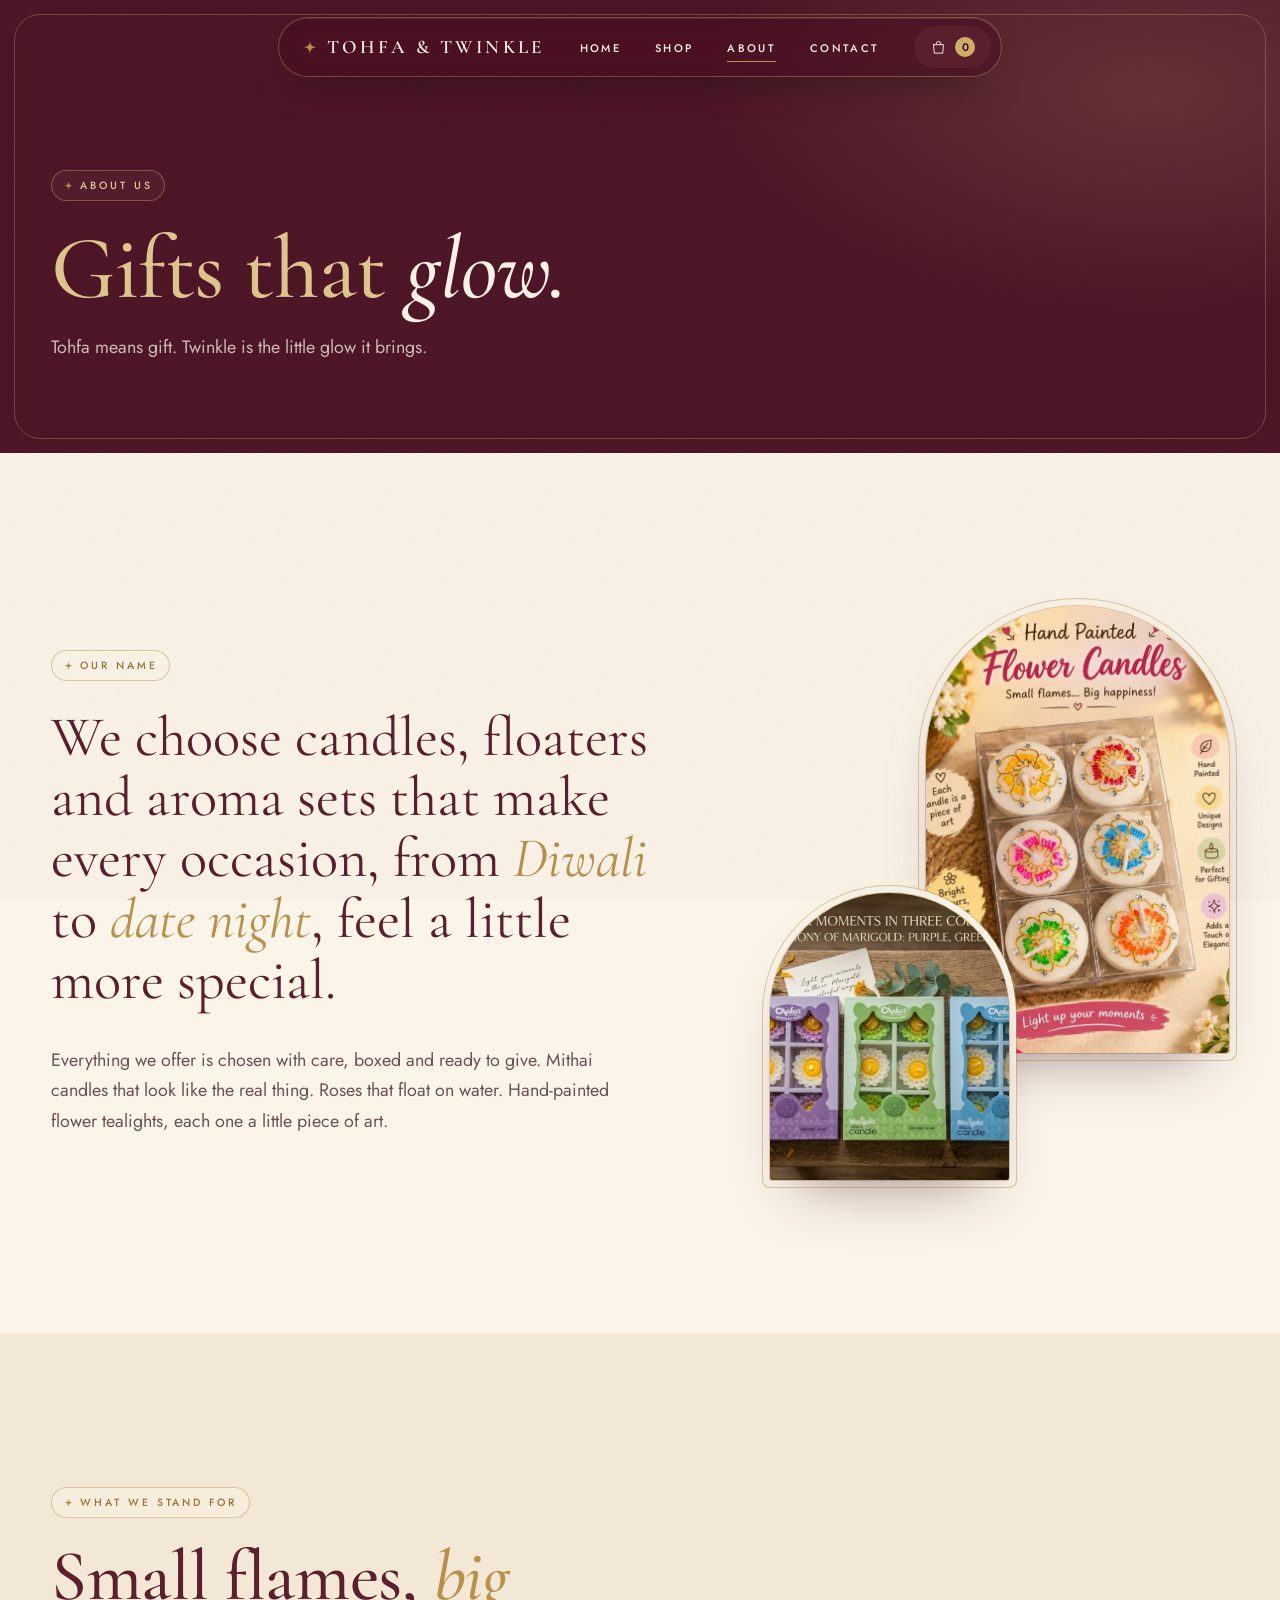
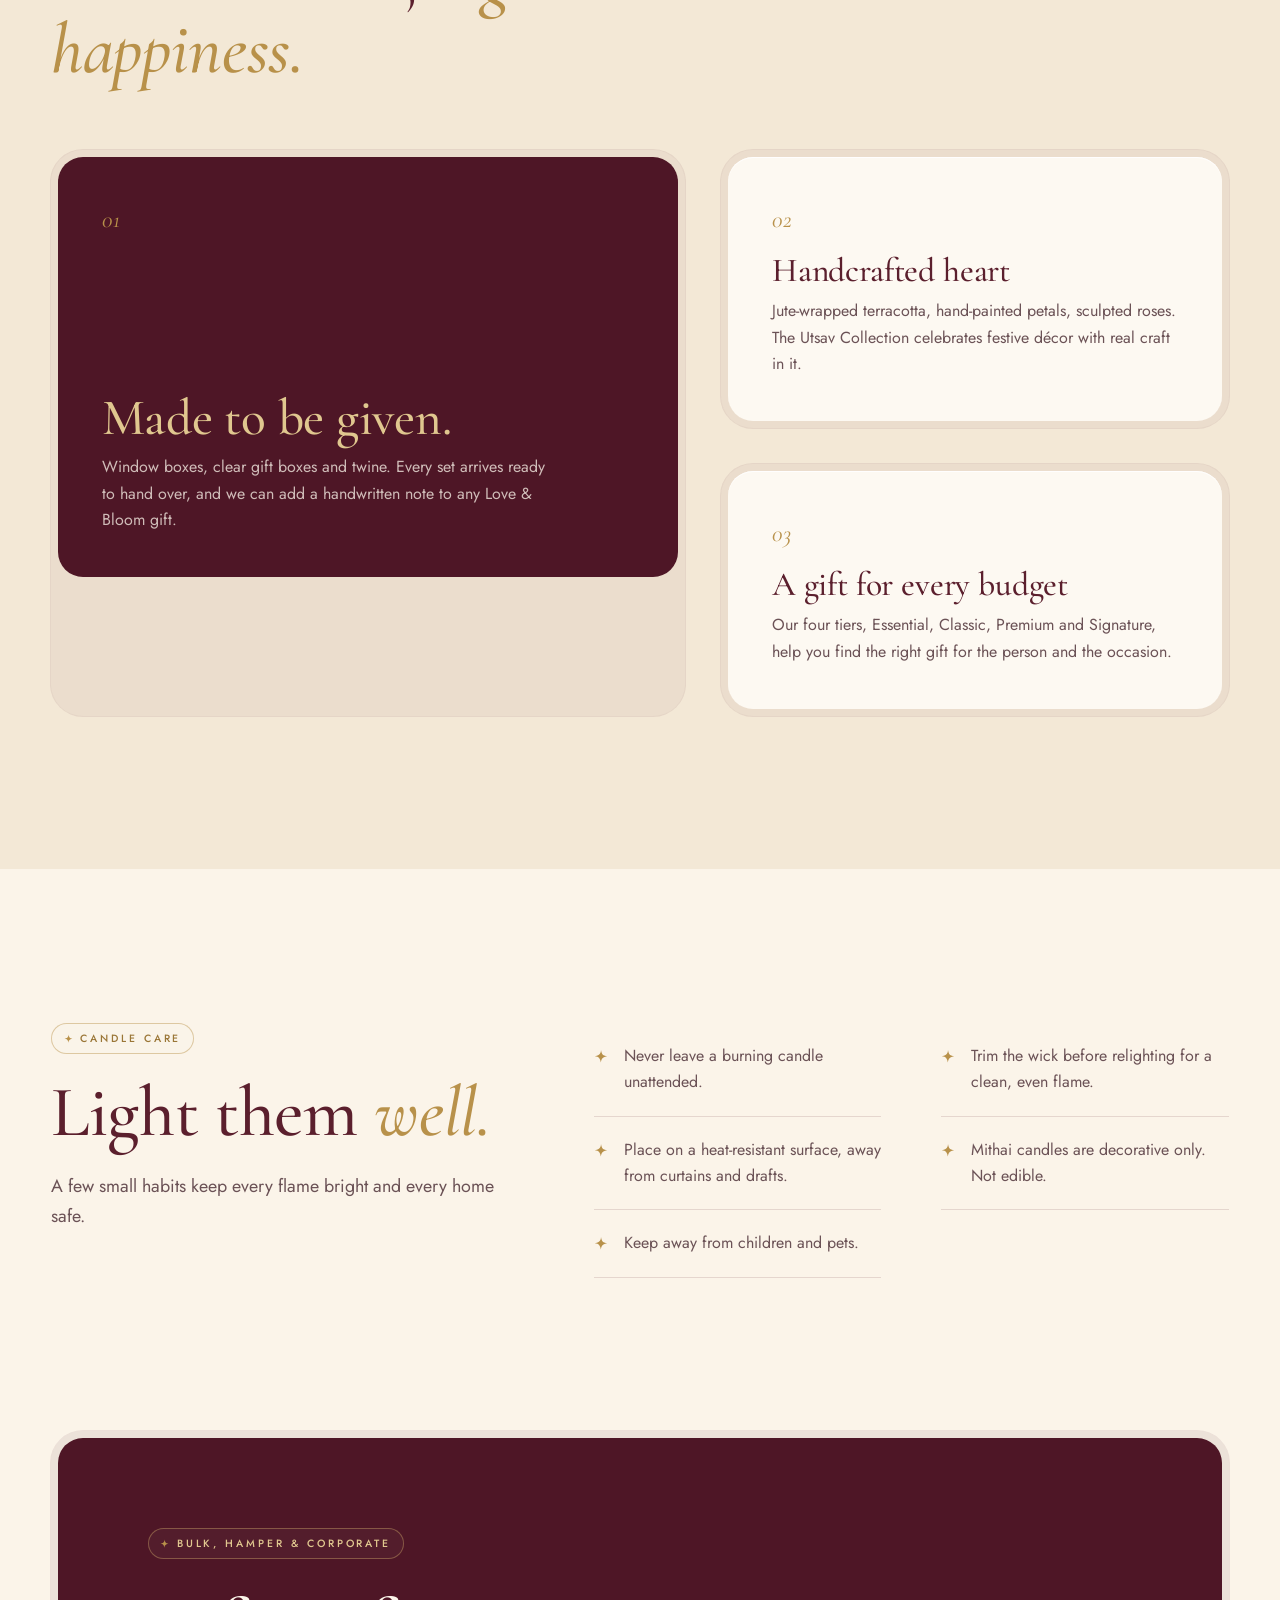
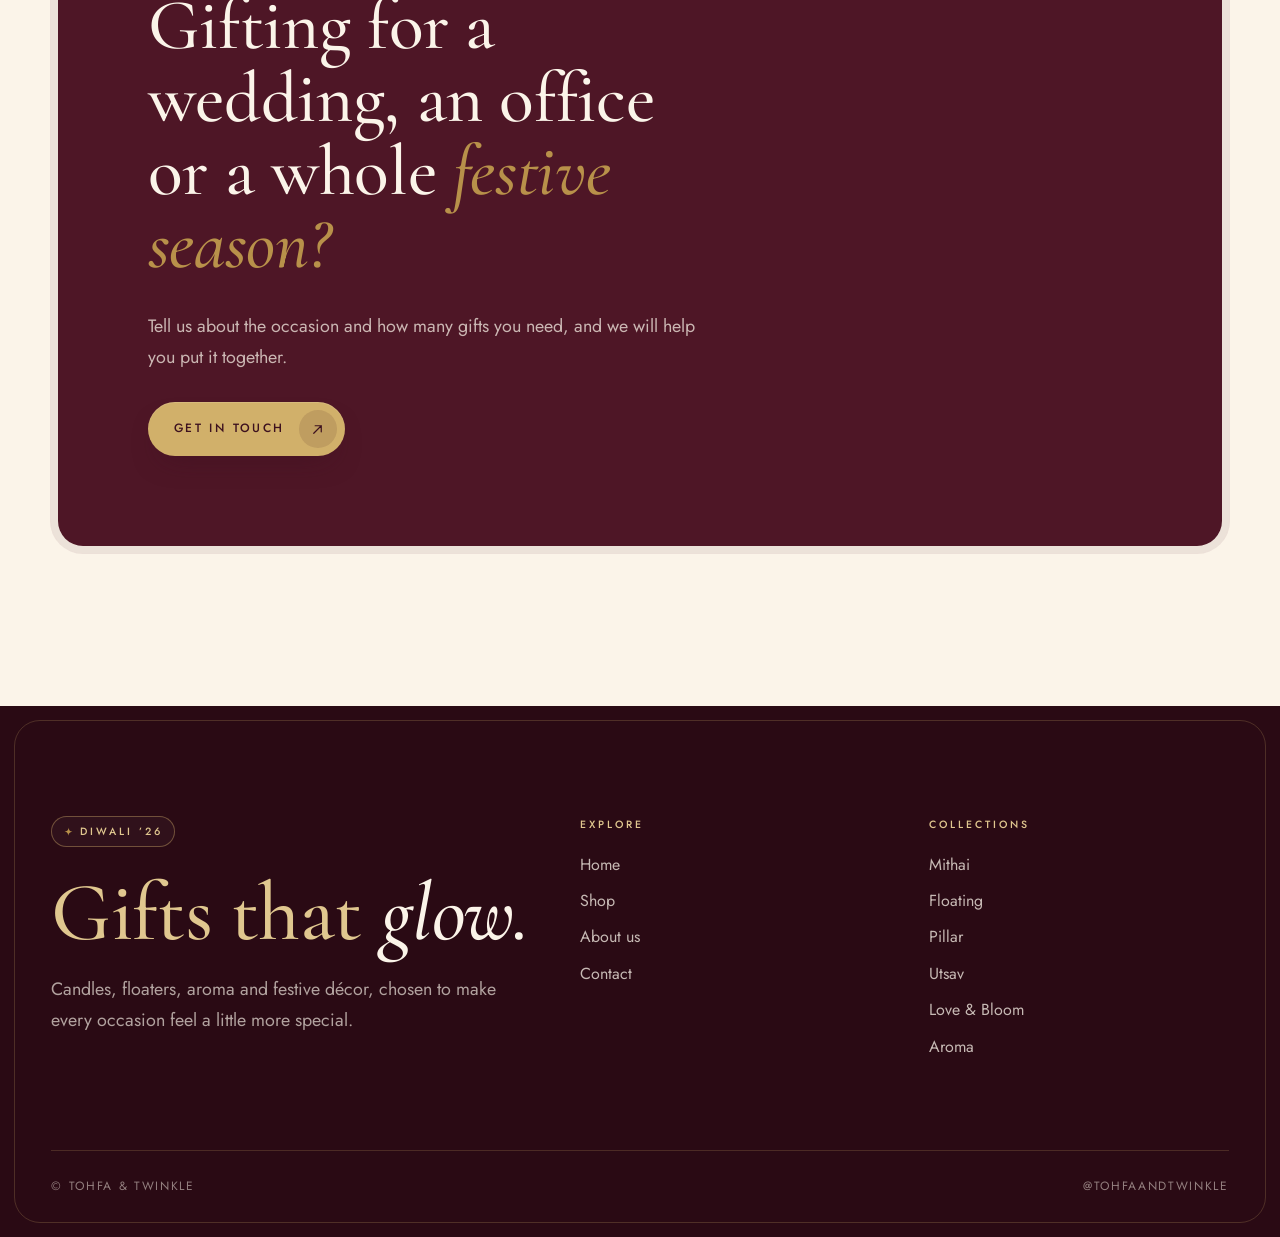
<file: about.html>
<!doctype html>
<html lang="en" class="no-js">
<head>
<meta charset="utf-8">
<meta name="viewport" content="width=device-width,initial-scale=1,viewport-fit=cover">
<title>About Us — Tohfa & Twinkle</title>
<meta name="description" content="Tohfa means gift; twinkle is the little glow it brings. Meet the curated candles, floaters and aroma sets behind Tohfa & Twinkle.">
<meta name="theme-color" content="#4e1626">
<meta property="og:title" content="About Us — Tohfa & Twinkle">
<meta property="og:description" content="Tohfa means gift; twinkle is the little glow it brings. Meet the curated candles, floaters and aroma sets behind Tohfa & Twinkle.">
<meta property="og:image" content="img/ladoo.jpg">
<link rel="icon" href="favicon.svg" type="image/svg+xml">
<link rel="preconnect" href="https://fonts.googleapis.com">
<link rel="preconnect" href="https://fonts.gstatic.com" crossorigin>
<link href="https://fonts.googleapis.com/css2?family=Cormorant+Garamond:ital,wght@0,400;0,500;0,600;1,400;1,500&family=Jost:wght@400;500;600&display=swap" rel="stylesheet">
<link rel="stylesheet" href="css/styles.css">
</head>
<body data-page="about">
<header class="nav">
  <div class="nav-pill">
    <a class="brand" href="index.html" aria-label="Tohfa &amp; Twinkle home"><svg class="spark" viewBox="0 0 24 24" fill="currentColor" aria-hidden="true"><path d="M12 1.5C12.7 6.7 14.5 9.9 17.6 11.2C19.2 11.9 21 12.2 22.5 12.5C17.2 13.4 14.1 15.2 12.9 18.3C12.3 19.8 12 21.5 11.7 23C10.8 17.7 9 14.6 5.900 13.400C4.400 12.800 2.700 12.500 1.500 12.300C6.800 11.400 9.900 9.600 11.100 6.500C11.700 5 12 3.200 12 1.500Z"/></svg><span>TOHFA &amp; TWINKLE</span></a>
    <ul class="nav-links"><li><a href="index.html">Home</a></li><li><a href="shop.html">Shop</a></li><li><a href="about.html" aria-current=page>About</a></li><li><a href="contact.html">Contact</a></li></ul>
    <button class="cart-btn" data-cart-open aria-label="Open your gift box"><svg viewBox="0 0 24 24" fill="none" stroke="currentColor" stroke-width="1.3" stroke-linecap="round" stroke-linejoin="round" aria-hidden="true"><path d="M5 8h14l-1 12H6L5 8z"/><path d="M9 8V6.500a3 3 0 016 0V8"/></svg><span class="cart-count" data-cart-count>0</span></button>
    <button class="burger" aria-label="Menu" aria-expanded="false"><i></i><i></i></button>
  </div>
</header>
<nav class="overlay-menu" aria-label="Mobile">
  <a href="index.html" style="--i:0">Home</a><a href="shop.html" style="--i:1">Shop</a><a href="about.html" style="--i:2">About</a><a href="contact.html" style="--i:3">Contact</a>
  <small>@tohfaandtwinkle</small>
</nav>
<main id="main">
<section class="phead" data-dark>
  <div class="wrap">
    <span class="eyebrow dark rv"><svg class="spark" viewBox="0 0 24 24" fill="currentColor" aria-hidden="true"><path d="M12 1.5C12.7 6.7 14.5 9.9 17.6 11.2C19.2 11.9 21 12.2 22.5 12.5C17.2 13.4 14.1 15.2 12.9 18.3C12.3 19.8 12 21.5 11.7 23C10.8 17.7 9 14.6 5.900 13.400C4.400 12.800 2.700 12.500 1.500 12.300C6.800 11.400 9.900 9.600 11.100 6.500C11.700 5 12 3.200 12 1.500Z"/></svg>About us</span>
    <h1 class="rv" style="--i:1">Gifts that <em class="gold-i" style="color:var(--cream-100)">glow.</em></h1>
    <p class="lede rv" style="--i:2;max-width:56ch">Tohfa means gift. Twinkle is the little glow it brings.</p>
  </div>
</section>

<section class="section">
  <div class="wrap story">
    <div>
      <span class="eyebrow rv"><svg class="spark" viewBox="0 0 24 24" fill="currentColor" aria-hidden="true"><path d="M12 1.5C12.7 6.7 14.5 9.9 17.6 11.2C19.2 11.9 21 12.2 22.5 12.5C17.2 13.4 14.1 15.2 12.9 18.3C12.3 19.8 12 21.5 11.7 23C10.8 17.7 9 14.6 5.900 13.400C4.400 12.800 2.700 12.500 1.500 12.300C6.800 11.400 9.900 9.600 11.100 6.500C11.700 5 12 3.200 12 1.500Z"/></svg>Our name</span>
      <p class="bigq rv" style="--i:1;margin-top:26px">We choose candles, floaters and aroma sets that make every occasion, from <em>Diwali</em> to <em>date night</em>, feel a little more special.</p>
      <p class="lede rv" style="--i:2;margin-top:34px">Everything we offer is chosen with care, boxed and ready to give. Mithai candles that look like the real thing. Roses that float on water. Hand-painted flower tealights, each one a little piece of art.</p>
    </div>
    <div class="collage rv" style="--i:1" aria-hidden="true">
      <div class="arch a1"><img src="img/phool.jpg" alt="" loading="lazy" width="750" height="1000"></div>
      <div class="arch a2"><img src="img/marigold.jpg" alt="" loading="lazy" width="1000" height="750"></div>
    </div>
  </div>
</section>

<section class="section" style="background:var(--cream-200)">
  <div class="wrap">
    <div style="max-width:720px;margin-bottom:64px">
      <span class="eyebrow rv"><svg class="spark" viewBox="0 0 24 24" fill="currentColor" aria-hidden="true"><path d="M12 1.5C12.7 6.7 14.5 9.9 17.6 11.2C19.2 11.9 21 12.2 22.5 12.5C17.2 13.4 14.1 15.2 12.9 18.3C12.3 19.8 12 21.5 11.7 23C10.8 17.7 9 14.6 5.900 13.400C4.400 12.800 2.700 12.500 1.500 12.300C6.800 11.400 9.900 9.600 11.100 6.500C11.700 5 12 3.200 12 1.500Z"/></svg>What we stand for</span>
      <h2 class="display-l rv" style="--i:1;margin-top:22px">Small flames, <em class="gold-i">big happiness.</em></h2>
    </div>
    <div class="values">
      <div class="bezel on-dark rv" style="padding:7px"><div class="core val tall" style="border-radius:calc(2rem - 7px);box-shadow:none">
        <span class="num">01</span>
        <div><h3>Made to be given.</h3><p>Window boxes, clear gift boxes and twine. Every set arrives ready to hand over, and we can add a handwritten note to any Love &amp; Bloom gift.</p></div>
      </div></div>
      <div class="col">
        <div class="bezel rv" style="--i:1"><div class="core val"><span class="num">02</span><h3>Handcrafted heart</h3><p>Jute-wrapped terracotta, hand-painted petals, sculpted roses. The Utsav Collection celebrates festive d&eacute;cor with real craft in it.</p></div></div>
        <div class="bezel rv" style="--i:2"><div class="core val"><span class="num">03</span><h3>A gift for every budget</h3><p>Our four tiers, Essential, Classic, Premium and Signature, help you find the right gift for the person and the occasion.</p></div></div>
      </div>
    </div>
  </div>
</section>

<section class="section">
  <div class="wrap split">
    <div class="sticky">
      <span class="eyebrow rv"><svg class="spark" viewBox="0 0 24 24" fill="currentColor" aria-hidden="true"><path d="M12 1.5C12.7 6.7 14.5 9.9 17.6 11.2C19.2 11.9 21 12.2 22.5 12.5C17.2 13.4 14.1 15.2 12.9 18.3C12.3 19.8 12 21.5 11.7 23C10.8 17.7 9 14.6 5.900 13.400C4.400 12.800 2.700 12.500 1.500 12.300C6.800 11.400 9.900 9.600 11.100 6.500C11.700 5 12 3.200 12 1.500Z"/></svg>Candle care</span>
      <h2 class="display-l rv" style="--i:1;margin:22px 0 22px">Light them <em class="gold-i">well.</em></h2>
      <p class="lede rv" style="--i:2">A few small habits keep every flame bright and every home safe.</p>
    </div>
    <ul class="care"><li class="rv"><svg class="spark" viewBox="0 0 24 24" fill="currentColor" aria-hidden="true"><path d="M12 1.5C12.7 6.7 14.5 9.9 17.6 11.2C19.2 11.9 21 12.2 22.5 12.5C17.2 13.4 14.1 15.2 12.9 18.3C12.3 19.8 12 21.5 11.7 23C10.8 17.7 9 14.6 5.900 13.400C4.400 12.800 2.700 12.500 1.500 12.300C6.800 11.400 9.900 9.600 11.100 6.500C11.700 5 12 3.200 12 1.500Z"/></svg><span>Never leave a burning candle unattended.</span></li><li class="rv"><svg class="spark" viewBox="0 0 24 24" fill="currentColor" aria-hidden="true"><path d="M12 1.5C12.7 6.7 14.5 9.9 17.6 11.2C19.2 11.9 21 12.2 22.5 12.5C17.2 13.4 14.1 15.2 12.9 18.3C12.3 19.8 12 21.5 11.7 23C10.8 17.7 9 14.6 5.900 13.400C4.400 12.800 2.700 12.500 1.500 12.300C6.800 11.400 9.900 9.600 11.100 6.500C11.700 5 12 3.200 12 1.500Z"/></svg><span>Place on a heat-resistant surface, away from curtains and drafts.</span></li><li class="rv"><svg class="spark" viewBox="0 0 24 24" fill="currentColor" aria-hidden="true"><path d="M12 1.5C12.7 6.7 14.5 9.9 17.6 11.2C19.2 11.9 21 12.2 22.5 12.5C17.2 13.4 14.1 15.2 12.9 18.3C12.3 19.8 12 21.5 11.7 23C10.8 17.7 9 14.6 5.900 13.400C4.400 12.800 2.700 12.500 1.500 12.300C6.800 11.400 9.900 9.600 11.100 6.500C11.700 5 12 3.200 12 1.500Z"/></svg><span>Keep away from children and pets.</span></li><li class="rv"><svg class="spark" viewBox="0 0 24 24" fill="currentColor" aria-hidden="true"><path d="M12 1.5C12.7 6.7 14.5 9.9 17.6 11.2C19.2 11.9 21 12.2 22.5 12.5C17.2 13.4 14.1 15.2 12.9 18.3C12.3 19.8 12 21.5 11.7 23C10.8 17.7 9 14.6 5.900 13.400C4.400 12.800 2.700 12.500 1.500 12.300C6.800 11.400 9.900 9.600 11.100 6.500C11.700 5 12 3.200 12 1.500Z"/></svg><span>Trim the wick before relighting for a clean, even flame.</span></li><li class="rv"><svg class="spark" viewBox="0 0 24 24" fill="currentColor" aria-hidden="true"><path d="M12 1.5C12.7 6.7 14.5 9.9 17.6 11.2C19.2 11.9 21 12.2 22.5 12.5C17.2 13.4 14.1 15.2 12.9 18.3C12.3 19.8 12 21.5 11.7 23C10.8 17.7 9 14.6 5.900 13.400C4.400 12.800 2.700 12.500 1.500 12.300C6.800 11.400 9.900 9.600 11.100 6.500C11.700 5 12 3.200 12 1.500Z"/></svg><span>Mithai candles are decorative only. Not edible.</span></li></ul>
  </div>
</section>

<section class="section" style="padding-top:0">
  <div class="wrap">
    <div class="bezel on-dark rv" style="padding:7px;background:rgba(61,17,31,.08)"><div class="core on-dark" style="background:var(--ox-800);padding:clamp(40px,7vw,100px);display:grid;gap:30px;justify-items:start;border-radius:calc(2rem - 7px);box-shadow:none">
      <span class="eyebrow dark"><svg class="spark" viewBox="0 0 24 24" fill="currentColor" aria-hidden="true"><path d="M12 1.5C12.7 6.7 14.5 9.9 17.6 11.2C19.2 11.9 21 12.2 22.5 12.5C17.2 13.4 14.1 15.2 12.9 18.3C12.3 19.8 12 21.5 11.7 23C10.8 17.7 9 14.6 5.900 13.400C4.400 12.800 2.700 12.500 1.500 12.300C6.800 11.400 9.900 9.600 11.100 6.500C11.700 5 12 3.200 12 1.500Z"/></svg>Bulk, hamper &amp; corporate</span>
      <h2 class="display-l" style="max-width:16ch">Gifting for a wedding, an office or a whole <em class="gold-i">festive season?</em></h2>
      <p class="lede">Tell us about the occasion and how many gifts you need, and we will help you put it together.</p>
      <a class="btn gold" href="contact.html"><span>Get in touch</span><span class="ic"><svg viewBox="0 0 16 16" fill="none" stroke="currentColor" stroke-width="1.3" stroke-linecap="round" stroke-linejoin="round" aria-hidden="true"><path d="M4 12L12 4M5.500 4H12v6.500"/></svg></span></a>
    </div></div>
  </div>
</section>
</main>
<footer class="footer">
  <div class="wrap">
    <div class="fgrid">
      <div>
        <span class="eyebrow dark"><svg class="spark" viewBox="0 0 24 24" fill="currentColor" aria-hidden="true"><path d="M12 1.5C12.7 6.7 14.5 9.9 17.6 11.2C19.2 11.9 21 12.2 22.5 12.5C17.2 13.4 14.1 15.2 12.9 18.3C12.3 19.8 12 21.5 11.7 23C10.8 17.7 9 14.6 5.900 13.400C4.400 12.800 2.700 12.500 1.500 12.300C6.800 11.400 9.900 9.600 11.100 6.500C11.700 5 12 3.200 12 1.500Z"/></svg>Diwali &rsquo;26</span>
        <h2 style="margin-top:26px">Gifts that <em class="gold-i">glow.</em></h2>
        <p class="lede" style="margin-top:22px;color:rgba(251,244,233,.65)">Candles, floaters, aroma and festive d&eacute;cor, chosen to make every occasion feel a little more special.</p>
      </div>
      <div>
        <h5>Explore</h5>
        <ul><li><a href="index.html">Home</a></li><li><a href="shop.html">Shop</a></li><li><a href="about.html">About us</a></li><li><a href="contact.html">Contact</a></li></ul>
      </div>
      <div>
        <h5>Collections</h5>
        <ul><li><a href="shop.html?c=mithai">Mithai</a></li><li><a href="shop.html?c=floating">Floating</a></li><li><a href="shop.html?c=pillar">Pillar</a></li><li><a href="shop.html?c=utsav">Utsav</a></li><li><a href="shop.html?c=love">Love &amp; Bloom</a></li><li><a href="shop.html?c=aroma">Aroma</a></li></ul>
      </div>
    </div>
    <div class="fbase"><span>&copy; Tohfa &amp; Twinkle</span><a href="https://instagram.com/tohfaandtwinkle" target="_blank" rel="noopener">@tohfaandtwinkle</a></div>
  </div>
</footer>
<script src="js/config.js"></script>
<script src="js/catalog.js"></script>
<script src="js/main.js"></script>
</body>
</html>
</file>
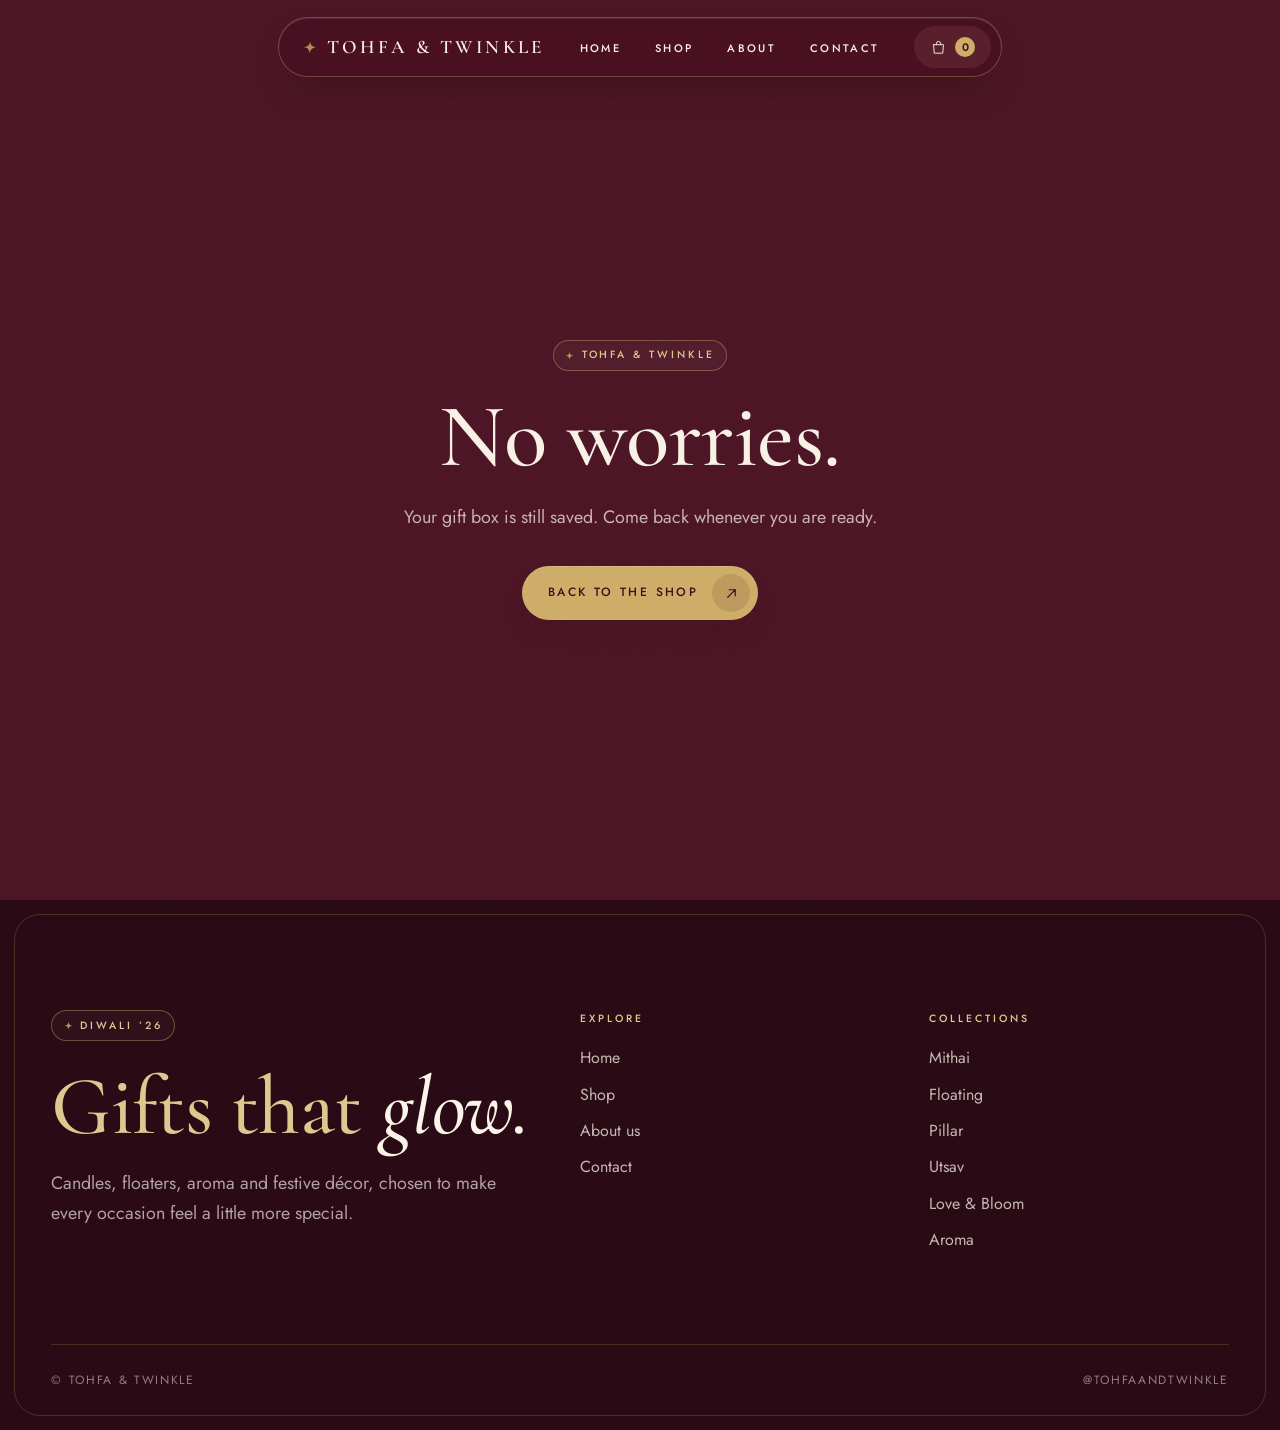
<file: cancel.html>
<!doctype html>
<html lang="en" class="no-js">
<head>
<meta charset="utf-8">
<meta name="viewport" content="width=device-width,initial-scale=1,viewport-fit=cover">
<title>Checkout cancelled — Tohfa & Twinkle</title>
<meta name="description" content="Your gift box is still saved. Come back whenever you are ready.">
<meta name="theme-color" content="#4e1626">
<meta property="og:title" content="Checkout cancelled — Tohfa & Twinkle">
<meta property="og:description" content="Your gift box is still saved. Come back whenever you are ready.">
<meta property="og:image" content="img/ladoo.jpg">
<link rel="icon" href="favicon.svg" type="image/svg+xml">
<link rel="preconnect" href="https://fonts.googleapis.com">
<link rel="preconnect" href="https://fonts.gstatic.com" crossorigin>
<link href="https://fonts.googleapis.com/css2?family=Cormorant+Garamond:ital,wght@0,400;0,500;0,600;1,400;1,500&family=Jost:wght@400;500;600&display=swap" rel="stylesheet">
<link rel="stylesheet" href="css/styles.css">
</head>
<body data-page="cancel">
<header class="nav">
  <div class="nav-pill">
    <a class="brand" href="index.html" aria-label="Tohfa &amp; Twinkle home"><svg class="spark" viewBox="0 0 24 24" fill="currentColor" aria-hidden="true"><path d="M12 1.5C12.7 6.7 14.5 9.9 17.6 11.2C19.2 11.9 21 12.2 22.5 12.5C17.2 13.4 14.1 15.2 12.9 18.3C12.3 19.8 12 21.5 11.7 23C10.8 17.7 9 14.6 5.900 13.400C4.400 12.800 2.700 12.500 1.500 12.300C6.800 11.400 9.900 9.600 11.100 6.500C11.700 5 12 3.200 12 1.500Z"/></svg><span>TOHFA &amp; TWINKLE</span></a>
    <ul class="nav-links"><li><a href="index.html">Home</a></li><li><a href="shop.html">Shop</a></li><li><a href="about.html">About</a></li><li><a href="contact.html">Contact</a></li></ul>
    <button class="cart-btn" data-cart-open aria-label="Open your gift box"><svg viewBox="0 0 24 24" fill="none" stroke="currentColor" stroke-width="1.3" stroke-linecap="round" stroke-linejoin="round" aria-hidden="true"><path d="M5 8h14l-1 12H6L5 8z"/><path d="M9 8V6.500a3 3 0 016 0V8"/></svg><span class="cart-count" data-cart-count>0</span></button>
    <button class="burger" aria-label="Menu" aria-expanded="false"><i></i><i></i></button>
  </div>
</header>
<nav class="overlay-menu" aria-label="Mobile">
  <a href="index.html" style="--i:0">Home</a><a href="shop.html" style="--i:1">Shop</a><a href="about.html" style="--i:2">About</a><a href="contact.html" style="--i:3">Contact</a>
  <small>@tohfaandtwinkle</small>
</nav>
<main id="main"><section class="result on-dark" data-dark><div><span class="eyebrow dark"><svg class="spark" viewBox="0 0 24 24" fill="currentColor" aria-hidden="true"><path d="M12 1.5C12.7 6.7 14.5 9.9 17.6 11.2C19.2 11.9 21 12.2 22.5 12.5C17.2 13.4 14.1 15.2 12.9 18.3C12.3 19.8 12 21.5 11.7 23C10.8 17.7 9 14.6 5.900 13.400C4.400 12.800 2.700 12.500 1.500 12.300C6.800 11.400 9.900 9.600 11.100 6.500C11.700 5 12 3.200 12 1.500Z"/></svg>Tohfa &amp; Twinkle</span><h1>No worries.</h1><p class="lede" style="margin:0 auto 34px">Your gift box is still saved. Come back whenever you are ready.</p><a class="btn gold" href="shop.html"><span>Back to the shop</span><span class="ic"><svg viewBox="0 0 16 16" fill="none" stroke="currentColor" stroke-width="1.3" stroke-linecap="round" stroke-linejoin="round" aria-hidden="true"><path d="M4 12L12 4M5.500 4H12v6.500"/></svg></span></a></div></section></main>
<footer class="footer">
  <div class="wrap">
    <div class="fgrid">
      <div>
        <span class="eyebrow dark"><svg class="spark" viewBox="0 0 24 24" fill="currentColor" aria-hidden="true"><path d="M12 1.5C12.7 6.7 14.5 9.9 17.6 11.2C19.2 11.9 21 12.2 22.5 12.5C17.2 13.4 14.1 15.2 12.9 18.3C12.3 19.8 12 21.5 11.7 23C10.8 17.7 9 14.6 5.900 13.400C4.400 12.800 2.700 12.500 1.500 12.300C6.800 11.400 9.900 9.600 11.100 6.500C11.700 5 12 3.200 12 1.500Z"/></svg>Diwali &rsquo;26</span>
        <h2 style="margin-top:26px">Gifts that <em class="gold-i">glow.</em></h2>
        <p class="lede" style="margin-top:22px;color:rgba(251,244,233,.65)">Candles, floaters, aroma and festive d&eacute;cor, chosen to make every occasion feel a little more special.</p>
      </div>
      <div>
        <h5>Explore</h5>
        <ul><li><a href="index.html">Home</a></li><li><a href="shop.html">Shop</a></li><li><a href="about.html">About us</a></li><li><a href="contact.html">Contact</a></li></ul>
      </div>
      <div>
        <h5>Collections</h5>
        <ul><li><a href="shop.html?c=mithai">Mithai</a></li><li><a href="shop.html?c=floating">Floating</a></li><li><a href="shop.html?c=pillar">Pillar</a></li><li><a href="shop.html?c=utsav">Utsav</a></li><li><a href="shop.html?c=love">Love &amp; Bloom</a></li><li><a href="shop.html?c=aroma">Aroma</a></li></ul>
      </div>
    </div>
    <div class="fbase"><span>&copy; Tohfa &amp; Twinkle</span><a href="https://instagram.com/tohfaandtwinkle" target="_blank" rel="noopener">@tohfaandtwinkle</a></div>
  </div>
</footer>
<script src="js/config.js"></script>
<script src="js/catalog.js"></script>
<script src="js/main.js"></script>
<script></script>
</body>
</html>
</file>
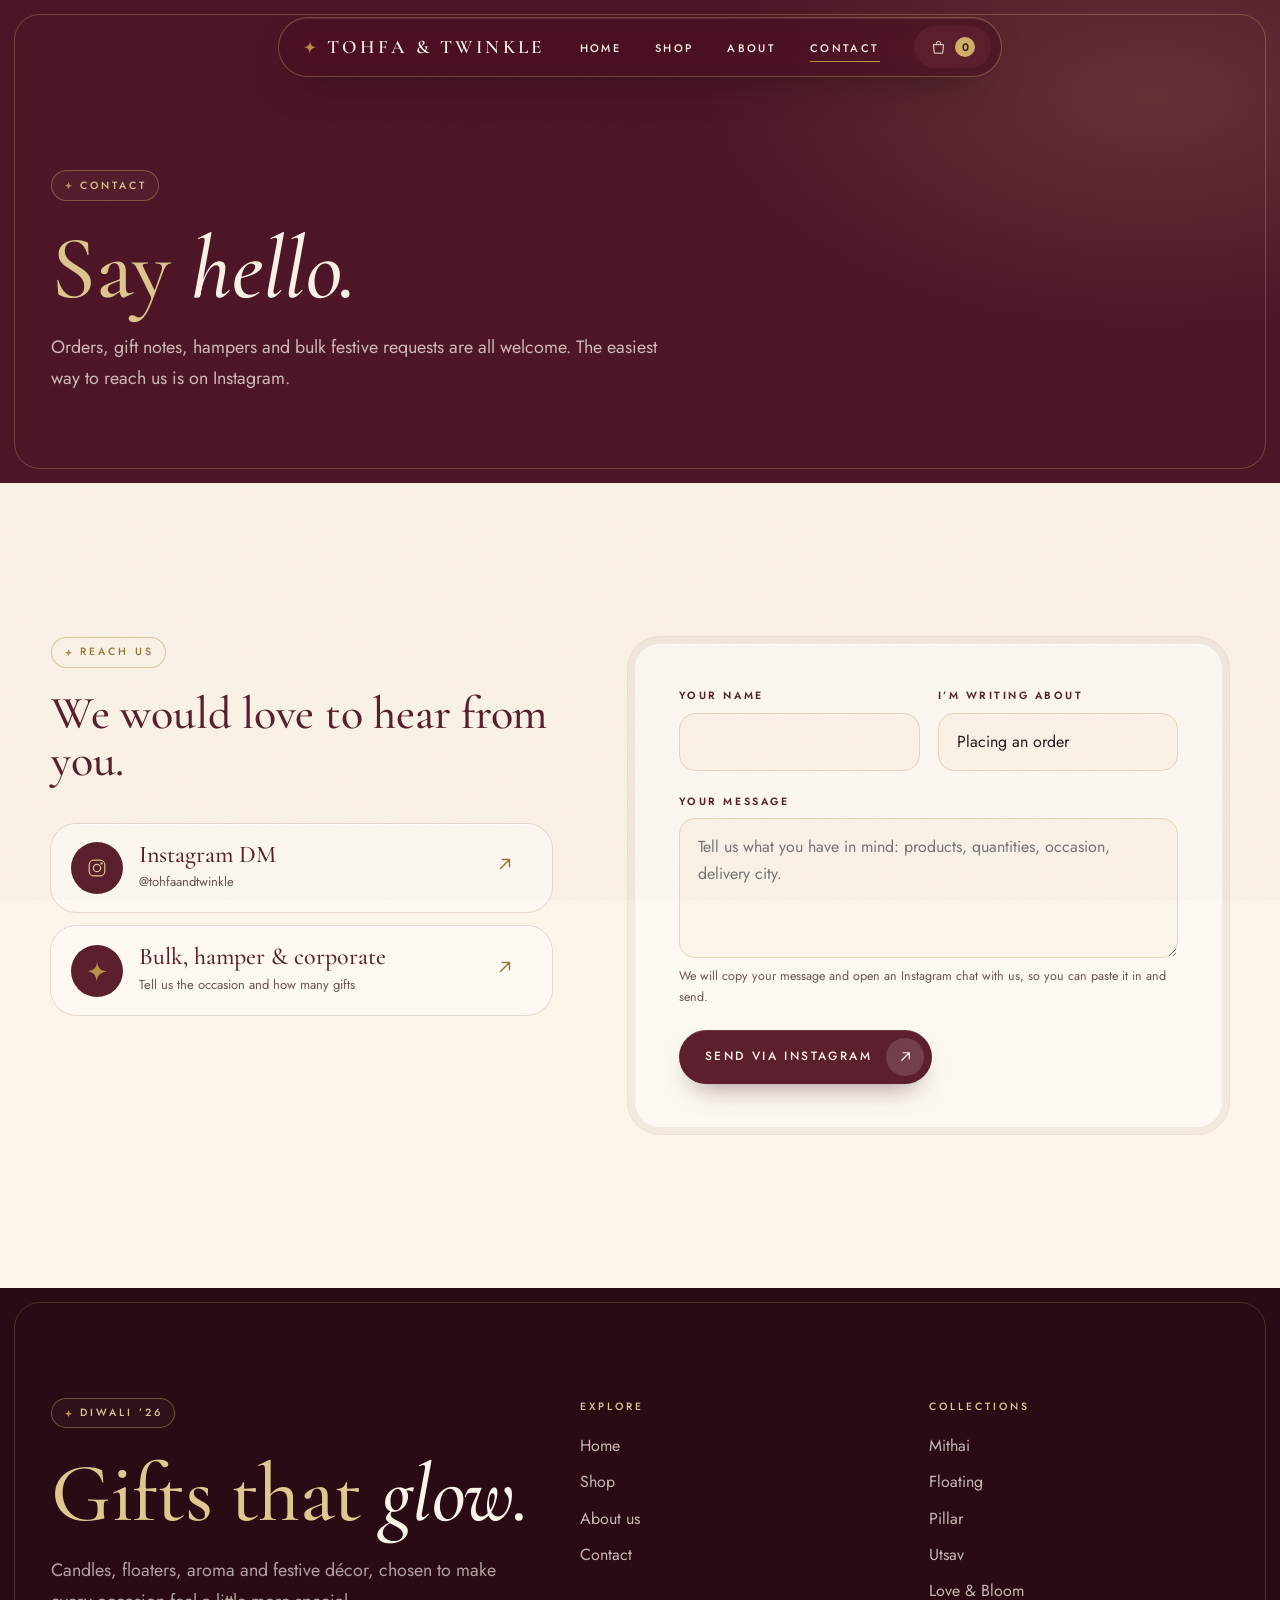
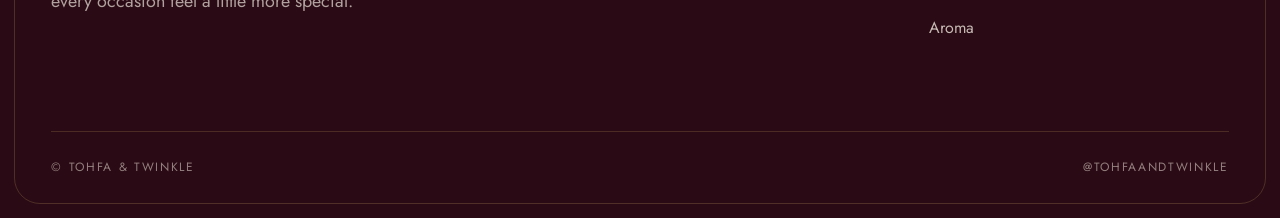
<file: contact.html>
<!doctype html>
<html lang="en" class="no-js">
<head>
<meta charset="utf-8">
<meta name="viewport" content="width=device-width,initial-scale=1,viewport-fit=cover">
<title>Contact — Tohfa & Twinkle</title>
<meta name="description" content="Message Tohfa & Twinkle on Instagram for orders, gift notes, hampers and bulk or corporate gifting.">
<meta name="theme-color" content="#4e1626">
<meta property="og:title" content="Contact — Tohfa & Twinkle">
<meta property="og:description" content="Message Tohfa & Twinkle on Instagram for orders, gift notes, hampers and bulk or corporate gifting.">
<meta property="og:image" content="img/ladoo.jpg">
<link rel="icon" href="favicon.svg" type="image/svg+xml">
<link rel="preconnect" href="https://fonts.googleapis.com">
<link rel="preconnect" href="https://fonts.gstatic.com" crossorigin>
<link href="https://fonts.googleapis.com/css2?family=Cormorant+Garamond:ital,wght@0,400;0,500;0,600;1,400;1,500&family=Jost:wght@400;500;600&display=swap" rel="stylesheet">
<link rel="stylesheet" href="css/styles.css">
</head>
<body data-page="contact">
<header class="nav">
  <div class="nav-pill">
    <a class="brand" href="index.html" aria-label="Tohfa &amp; Twinkle home"><svg class="spark" viewBox="0 0 24 24" fill="currentColor" aria-hidden="true"><path d="M12 1.5C12.7 6.7 14.5 9.9 17.6 11.2C19.2 11.9 21 12.2 22.5 12.5C17.2 13.4 14.1 15.2 12.9 18.3C12.3 19.8 12 21.5 11.7 23C10.8 17.7 9 14.6 5.900 13.400C4.400 12.800 2.700 12.500 1.500 12.300C6.800 11.400 9.900 9.600 11.100 6.500C11.700 5 12 3.200 12 1.500Z"/></svg><span>TOHFA &amp; TWINKLE</span></a>
    <ul class="nav-links"><li><a href="index.html">Home</a></li><li><a href="shop.html">Shop</a></li><li><a href="about.html">About</a></li><li><a href="contact.html" aria-current=page>Contact</a></li></ul>
    <button class="cart-btn" data-cart-open aria-label="Open your gift box"><svg viewBox="0 0 24 24" fill="none" stroke="currentColor" stroke-width="1.3" stroke-linecap="round" stroke-linejoin="round" aria-hidden="true"><path d="M5 8h14l-1 12H6L5 8z"/><path d="M9 8V6.500a3 3 0 016 0V8"/></svg><span class="cart-count" data-cart-count>0</span></button>
    <button class="burger" aria-label="Menu" aria-expanded="false"><i></i><i></i></button>
  </div>
</header>
<nav class="overlay-menu" aria-label="Mobile">
  <a href="index.html" style="--i:0">Home</a><a href="shop.html" style="--i:1">Shop</a><a href="about.html" style="--i:2">About</a><a href="contact.html" style="--i:3">Contact</a>
  <small>@tohfaandtwinkle</small>
</nav>
<main id="main">
<section class="phead" data-dark>
  <div class="wrap">
    <span class="eyebrow dark rv"><svg class="spark" viewBox="0 0 24 24" fill="currentColor" aria-hidden="true"><path d="M12 1.5C12.7 6.7 14.5 9.9 17.6 11.2C19.2 11.9 21 12.2 22.5 12.5C17.2 13.4 14.1 15.2 12.9 18.3C12.3 19.8 12 21.5 11.7 23C10.8 17.7 9 14.6 5.900 13.400C4.400 12.800 2.700 12.500 1.500 12.300C6.800 11.400 9.900 9.600 11.100 6.500C11.700 5 12 3.200 12 1.500Z"/></svg>Contact</span>
    <h1 class="rv" style="--i:1">Say <em class="gold-i" style="color:var(--cream-100)">hello.</em></h1>
    <p class="lede rv" style="--i:2;max-width:56ch">Orders, gift notes, hampers and bulk festive requests are all welcome. The easiest way to reach us is on Instagram.</p>
  </div>
</section>

<section class="section">
  <div class="wrap cgrid">
    <div>
      <span class="eyebrow rv"><svg class="spark" viewBox="0 0 24 24" fill="currentColor" aria-hidden="true"><path d="M12 1.5C12.7 6.7 14.5 9.9 17.6 11.2C19.2 11.9 21 12.2 22.5 12.5C17.2 13.4 14.1 15.2 12.9 18.3C12.3 19.8 12 21.5 11.7 23C10.8 17.7 9 14.6 5.900 13.400C4.400 12.800 2.700 12.500 1.500 12.300C6.800 11.400 9.900 9.600 11.100 6.500C11.700 5 12 3.200 12 1.500Z"/></svg>Reach us</span>
      <h2 class="display-m rv" style="--i:1;margin:22px 0 0">We would love to hear from you.</h2>
      <div class="chan">
        <a class="rv" href="https://ig.me/m/tohfaandtwinkle" target="_blank" rel="noopener"><span class="ci"><svg viewBox="0 0 24 24" fill="none" stroke="currentColor" stroke-width="1.3" aria-hidden="true"><rect x="3.500" y="3.500" width="17" height="17" rx="5"/><circle cx="12" cy="12" r="4"/><circle cx="17" cy="7" r=".6" fill="currentColor"/></svg></span><span><b>Instagram DM</b><small>@tohfaandtwinkle</small></span><span style="color:var(--gold-600);width:18px"><svg viewBox="0 0 16 16" fill="none" stroke="currentColor" stroke-width="1.3" stroke-linecap="round" stroke-linejoin="round" aria-hidden="true"><path d="M4 12L12 4M5.500 4H12v6.500"/></svg></span></a>
        <a class="rv" style="--i:1" href="https://instagram.com/tohfaandtwinkle" target="_blank" rel="noopener"><span class="ci"><svg class="spark" viewBox="0 0 24 24" fill="currentColor" aria-hidden="true"><path d="M12 1.5C12.7 6.7 14.5 9.9 17.6 11.2C19.2 11.9 21 12.2 22.5 12.5C17.2 13.4 14.1 15.2 12.9 18.3C12.3 19.8 12 21.5 11.7 23C10.8 17.7 9 14.6 5.900 13.400C4.400 12.800 2.700 12.500 1.500 12.300C6.800 11.400 9.900 9.600 11.100 6.500C11.700 5 12 3.200 12 1.500Z"/></svg></span><span><b>Bulk, hamper &amp; corporate</b><small>Tell us the occasion and how many gifts</small></span><span style="color:var(--gold-600);width:18px"><svg viewBox="0 0 16 16" fill="none" stroke="currentColor" stroke-width="1.3" stroke-linecap="round" stroke-linejoin="round" aria-hidden="true"><path d="M4 12L12 4M5.500 4H12v6.500"/></svg></span></a>
        <a class="rv" style="--i:2" id="chan-wa" href="#" hidden><span class="ci"><svg viewBox="0 0 24 24" fill="none" stroke="currentColor" stroke-width="1.3" aria-hidden="true"><rect x="3.500" y="3.500" width="17" height="17" rx="5"/><circle cx="12" cy="12" r="4"/><circle cx="17" cy="7" r=".6" fill="currentColor"/></svg></span><span><b>WhatsApp</b><small id="wa-txt"></small></span><span style="color:var(--gold-600);width:18px"><svg viewBox="0 0 16 16" fill="none" stroke="currentColor" stroke-width="1.3" stroke-linecap="round" stroke-linejoin="round" aria-hidden="true"><path d="M4 12L12 4M5.500 4H12v6.500"/></svg></span></a>
        <a class="rv" style="--i:3" id="chan-mail" href="#" hidden><span class="ci"><svg viewBox="0 0 24 24" fill="none" stroke="currentColor" stroke-width="1.3" aria-hidden="true"><rect x="3.500" y="3.500" width="17" height="17" rx="5"/><circle cx="12" cy="12" r="4"/><circle cx="17" cy="7" r=".6" fill="currentColor"/></svg></span><span><b>Email</b><small id="mail-txt"></small></span><span style="color:var(--gold-600);width:18px"><svg viewBox="0 0 16 16" fill="none" stroke="currentColor" stroke-width="1.3" stroke-linecap="round" stroke-linejoin="round" aria-hidden="true"><path d="M4 12L12 4M5.500 4H12v6.500"/></svg></span></a>
      </div>
    </div>
    <div class="bezel rv" style="--i:1"><div class="core">
      <form class="form" id="cform" novalidate>
        <div class="two">
          <div class="field"><label for="f-name">Your name</label><input id="f-name" name="name" autocomplete="name" required><span class="err">Please tell us your name.</span></div>
          <div class="field"><label for="f-topic">I&rsquo;m writing about</label>
            <select id="f-topic" name="topic"><option>Placing an order</option><option>A gift hamper</option><option>Bulk or corporate gifting</option><option>A handwritten gift note</option><option>Something else</option></select></div>
        </div>
        <div class="field"><label for="f-msg">Your message</label><textarea id="f-msg" name="msg" required placeholder="Tell us what you have in mind: products, quantities, occasion, delivery city."></textarea><span class="help">We will copy your message and open an Instagram chat with us, so you can paste it in and send.</span><span class="err">A few words help us reply with just what you need.</span></div>
        <button class="btn" type="submit" style="justify-self:start"><span>Send via Instagram</span><span class="ic"><svg viewBox="0 0 16 16" fill="none" stroke="currentColor" stroke-width="1.3" stroke-linecap="round" stroke-linejoin="round" aria-hidden="true"><path d="M4 12L12 4M5.500 4H12v6.500"/></svg></span></button>
      </form>
      <div class="sent" id="sent" role="status">
        <svg class="spark" viewBox="0 0 24 24" fill="currentColor" aria-hidden="true"><path d="M12 1.5C12.7 6.7 14.5 9.9 17.6 11.2C19.2 11.9 21 12.2 22.5 12.5C17.2 13.4 14.1 15.2 12.9 18.3C12.3 19.8 12 21.5 11.7 23C10.8 17.7 9 14.6 5.900 13.400C4.400 12.800 2.700 12.500 1.500 12.300C6.800 11.400 9.900 9.600 11.100 6.500C11.700 5 12 3.200 12 1.500Z"/></svg><h3>Message ready.</h3><p class="lede" style="margin:0 auto 24px">Your message is copied. Open the Instagram chat with us and paste it in.</p>
        <a class="btn ghost" href="https://ig.me/m/tohfaandtwinkle" target="_blank" rel="noopener"><span>Open the chat</span><span class="ic"><svg viewBox="0 0 16 16" fill="none" stroke="currentColor" stroke-width="1.3" stroke-linecap="round" stroke-linejoin="round" aria-hidden="true"><path d="M4 12L12 4M5.500 4H12v6.500"/></svg></span></a>
      </div>
    </div></div>
  </div>
</section>
</main>
<footer class="footer">
  <div class="wrap">
    <div class="fgrid">
      <div>
        <span class="eyebrow dark"><svg class="spark" viewBox="0 0 24 24" fill="currentColor" aria-hidden="true"><path d="M12 1.5C12.7 6.7 14.5 9.9 17.6 11.2C19.2 11.9 21 12.2 22.5 12.5C17.2 13.4 14.1 15.2 12.9 18.3C12.3 19.8 12 21.5 11.7 23C10.8 17.7 9 14.6 5.900 13.400C4.400 12.800 2.700 12.500 1.500 12.300C6.800 11.400 9.900 9.600 11.100 6.500C11.700 5 12 3.200 12 1.500Z"/></svg>Diwali &rsquo;26</span>
        <h2 style="margin-top:26px">Gifts that <em class="gold-i">glow.</em></h2>
        <p class="lede" style="margin-top:22px;color:rgba(251,244,233,.65)">Candles, floaters, aroma and festive d&eacute;cor, chosen to make every occasion feel a little more special.</p>
      </div>
      <div>
        <h5>Explore</h5>
        <ul><li><a href="index.html">Home</a></li><li><a href="shop.html">Shop</a></li><li><a href="about.html">About us</a></li><li><a href="contact.html">Contact</a></li></ul>
      </div>
      <div>
        <h5>Collections</h5>
        <ul><li><a href="shop.html?c=mithai">Mithai</a></li><li><a href="shop.html?c=floating">Floating</a></li><li><a href="shop.html?c=pillar">Pillar</a></li><li><a href="shop.html?c=utsav">Utsav</a></li><li><a href="shop.html?c=love">Love &amp; Bloom</a></li><li><a href="shop.html?c=aroma">Aroma</a></li></ul>
      </div>
    </div>
    <div class="fbase"><span>&copy; Tohfa &amp; Twinkle</span><a href="https://instagram.com/tohfaandtwinkle" target="_blank" rel="noopener">@tohfaandtwinkle</a></div>
  </div>
</footer>
<script src="js/config.js"></script>
<script src="js/catalog.js"></script>
<script src="js/main.js"></script>
<script src="js/contact.js"></script>
</body>
</html>
</file>
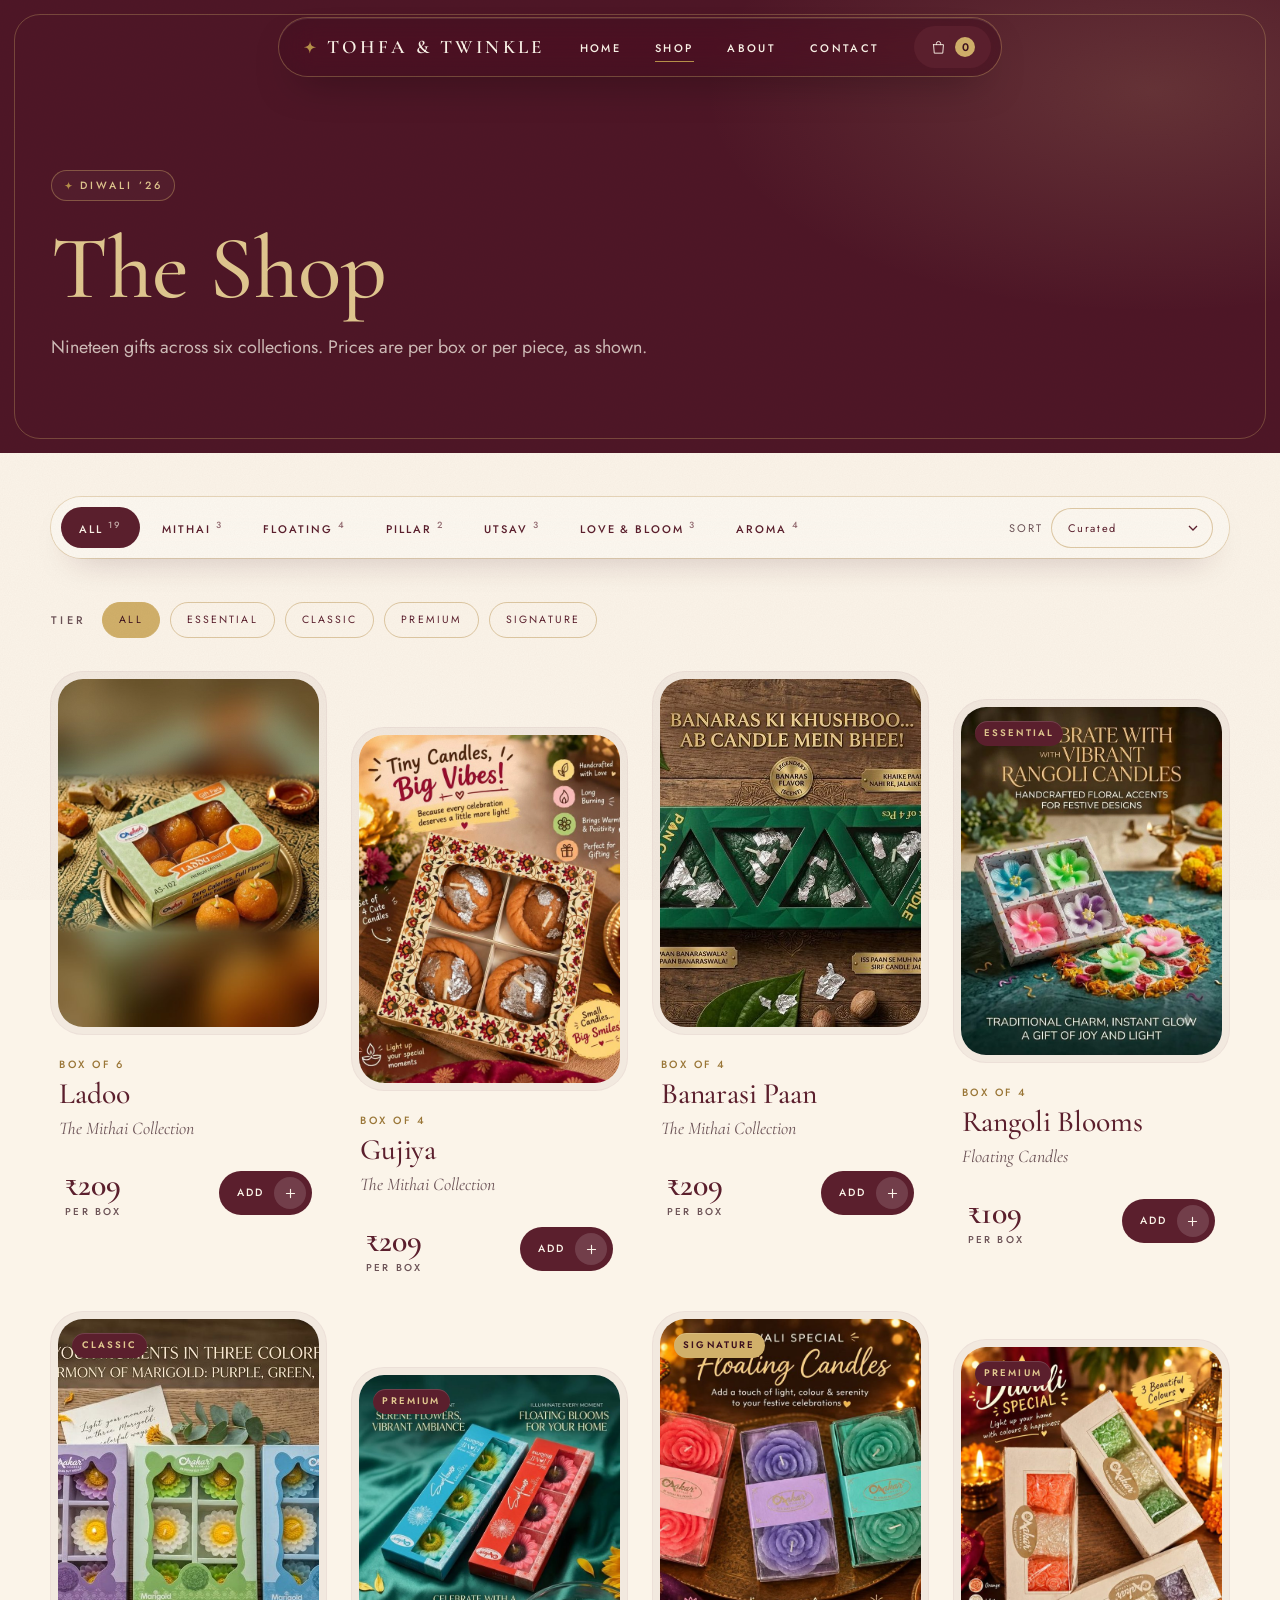
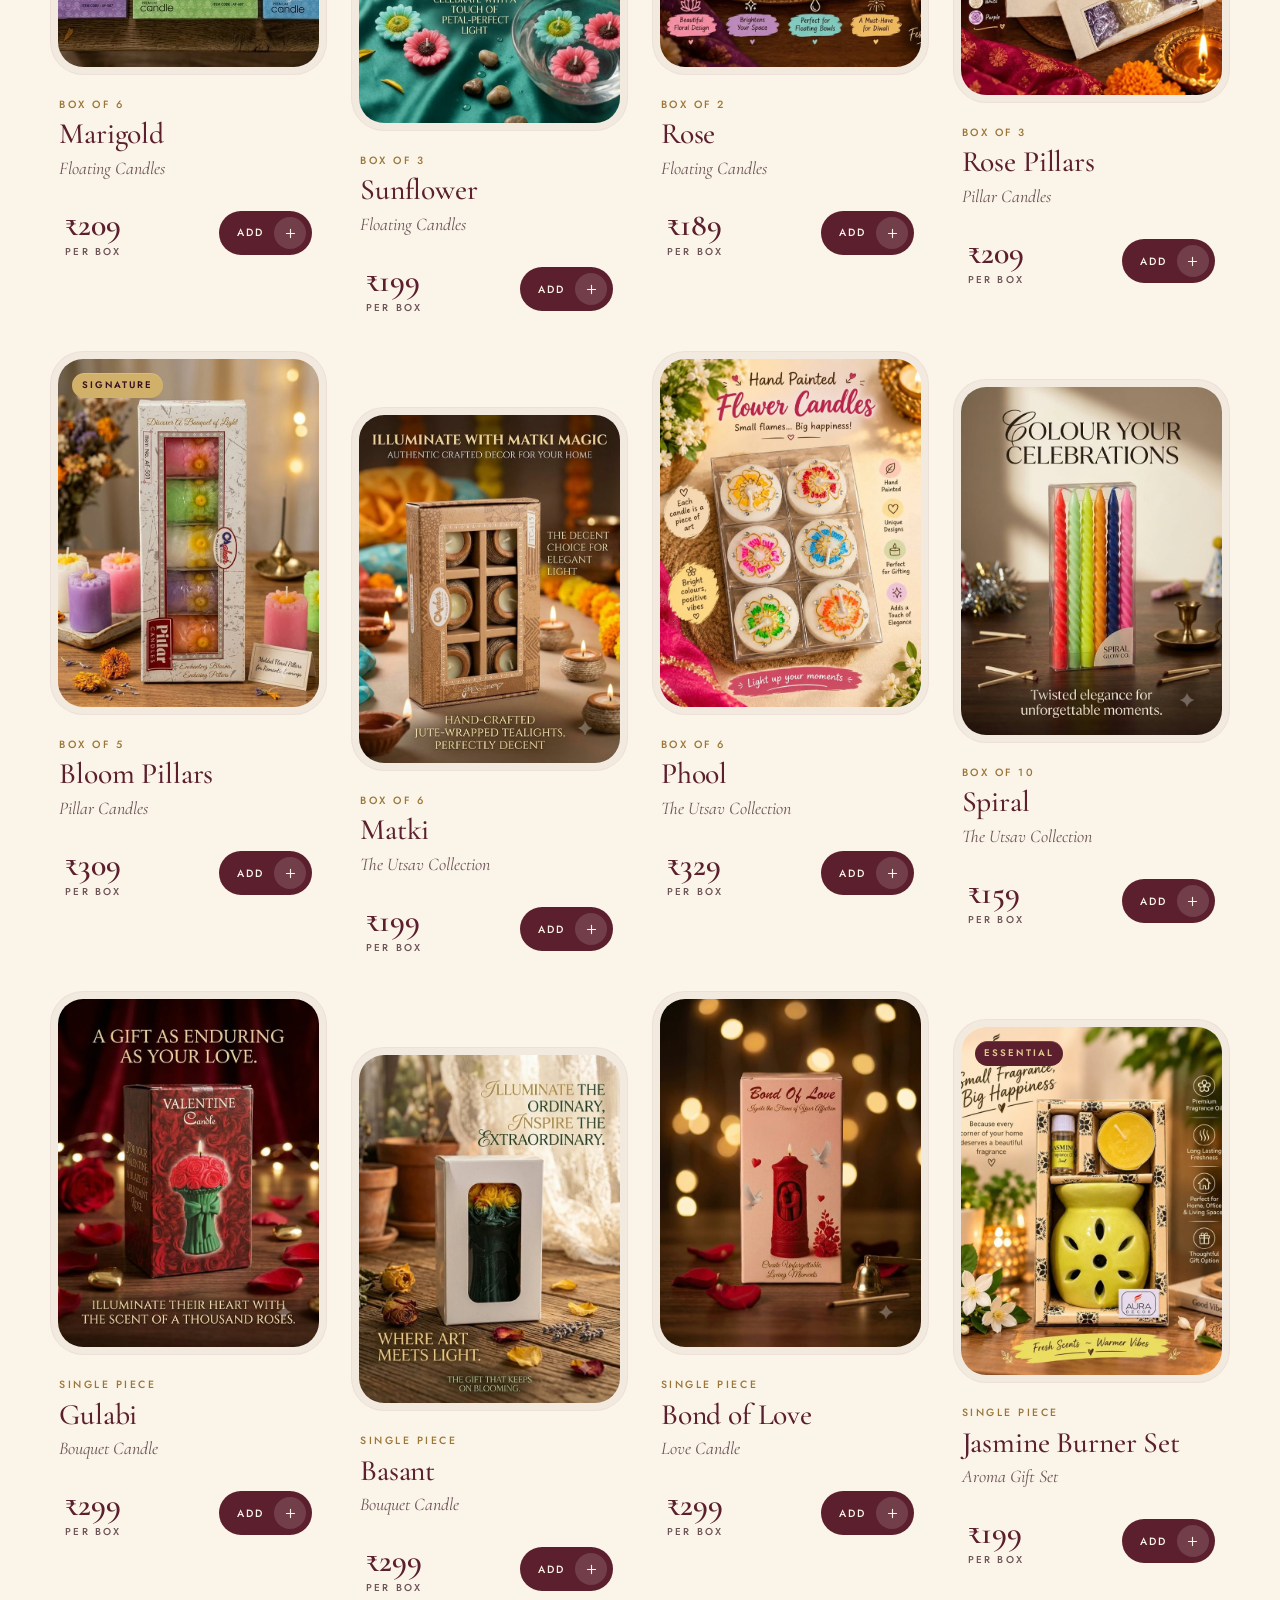
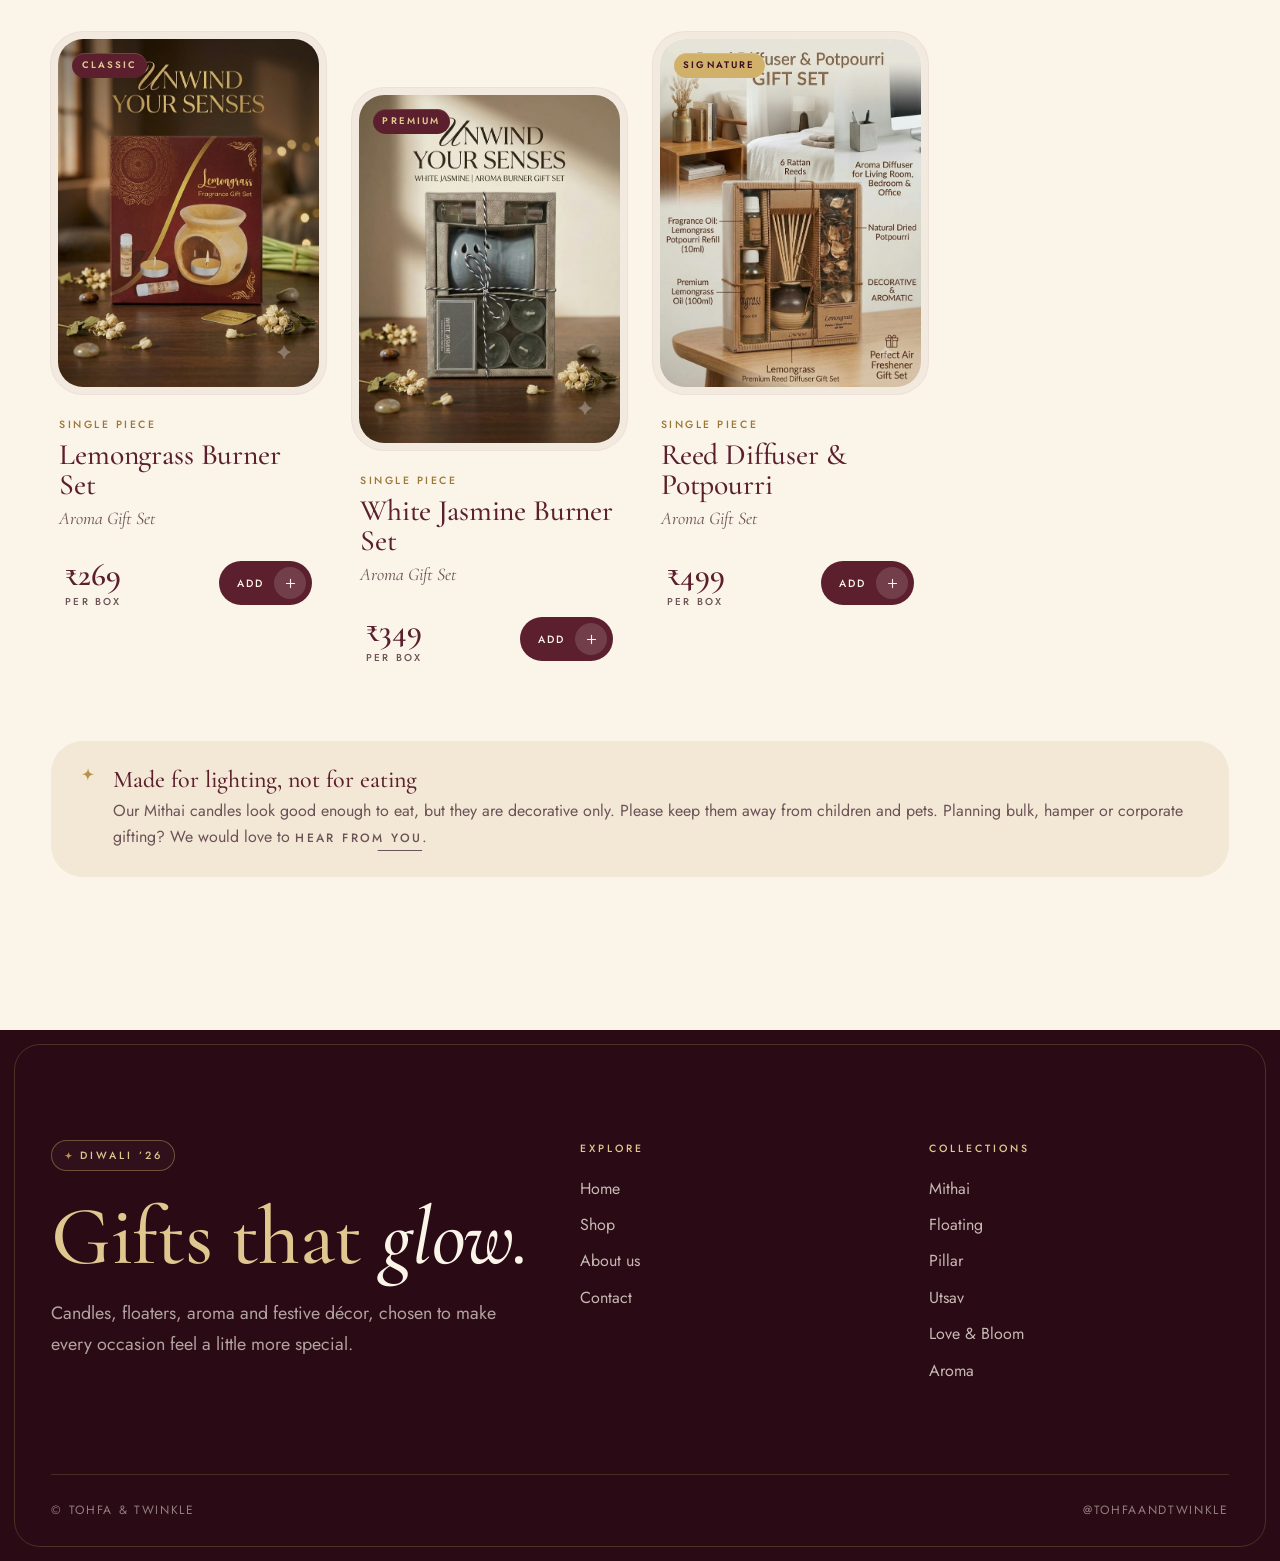
<file: shop.html>
<!doctype html>
<html lang="en" class="no-js">
<head>
<meta charset="utf-8">
<meta name="viewport" content="width=device-width,initial-scale=1,viewport-fit=cover">
<title>Shop — Tohfa & Twinkle</title>
<meta name="description" content="Shop mithai candles, floating candles, pillars, festive décor, love candles and aroma gift sets from Tohfa & Twinkle.">
<meta name="theme-color" content="#4e1626">
<meta property="og:title" content="Shop — Tohfa & Twinkle">
<meta property="og:description" content="Shop mithai candles, floating candles, pillars, festive décor, love candles and aroma gift sets from Tohfa & Twinkle.">
<meta property="og:image" content="img/ladoo.jpg">
<link rel="icon" href="favicon.svg" type="image/svg+xml">
<link rel="preconnect" href="https://fonts.googleapis.com">
<link rel="preconnect" href="https://fonts.gstatic.com" crossorigin>
<link href="https://fonts.googleapis.com/css2?family=Cormorant+Garamond:ital,wght@0,400;0,500;0,600;1,400;1,500&family=Jost:wght@400;500;600&display=swap" rel="stylesheet">
<link rel="stylesheet" href="css/styles.css">
</head>
<body data-page="shop">
<header class="nav">
  <div class="nav-pill">
    <a class="brand" href="index.html" aria-label="Tohfa &amp; Twinkle home"><svg class="spark" viewBox="0 0 24 24" fill="currentColor" aria-hidden="true"><path d="M12 1.5C12.7 6.7 14.5 9.9 17.6 11.2C19.2 11.9 21 12.2 22.5 12.5C17.2 13.4 14.1 15.2 12.9 18.3C12.3 19.8 12 21.5 11.7 23C10.8 17.7 9 14.6 5.900 13.400C4.400 12.800 2.700 12.500 1.500 12.300C6.800 11.400 9.900 9.600 11.100 6.500C11.700 5 12 3.200 12 1.500Z"/></svg><span>TOHFA &amp; TWINKLE</span></a>
    <ul class="nav-links"><li><a href="index.html">Home</a></li><li><a href="shop.html" aria-current=page>Shop</a></li><li><a href="about.html">About</a></li><li><a href="contact.html">Contact</a></li></ul>
    <button class="cart-btn" data-cart-open aria-label="Open your gift box"><svg viewBox="0 0 24 24" fill="none" stroke="currentColor" stroke-width="1.3" stroke-linecap="round" stroke-linejoin="round" aria-hidden="true"><path d="M5 8h14l-1 12H6L5 8z"/><path d="M9 8V6.500a3 3 0 016 0V8"/></svg><span class="cart-count" data-cart-count>0</span></button>
    <button class="burger" aria-label="Menu" aria-expanded="false"><i></i><i></i></button>
  </div>
</header>
<nav class="overlay-menu" aria-label="Mobile">
  <a href="index.html" style="--i:0">Home</a><a href="shop.html" style="--i:1">Shop</a><a href="about.html" style="--i:2">About</a><a href="contact.html" style="--i:3">Contact</a>
  <small>@tohfaandtwinkle</small>
</nav>
<main id="main">
<section class="phead" data-dark>
  <div class="wrap">
    <span class="eyebrow dark rv"><svg class="spark" viewBox="0 0 24 24" fill="currentColor" aria-hidden="true"><path d="M12 1.5C12.7 6.7 14.5 9.9 17.6 11.2C19.2 11.9 21 12.2 22.5 12.5C17.2 13.4 14.1 15.2 12.9 18.3C12.3 19.8 12 21.5 11.7 23C10.8 17.7 9 14.6 5.900 13.400C4.400 12.800 2.700 12.500 1.500 12.300C6.800 11.400 9.900 9.600 11.100 6.500C11.700 5 12 3.200 12 1.500Z"/></svg>Diwali &rsquo;26</span>
    <h1 class="rv" style="--i:1">The Shop</h1>
    <p class="lede rv" style="--i:2;max-width:56ch">Nineteen gifts across six collections. Prices are per box or per piece, as shown.</p>
  </div>
</section>

<section class="section" style="padding-top:34px">
  <div class="wrap">
    <div class="toolbar">
      <div class="toolbar-in">
        <div class="pills" id="pills" role="group" aria-label="Collections"></div>
        <label class="sort"><span>Sort</span>
          <select id="sort" aria-label="Sort products">
            <option value="curated">Curated</option>
            <option value="low">Price: low to high</option>
            <option value="high">Price: high to low</option>
          </select>
        </label>
      </div>
    </div>
    <div class="tierbar" id="tiers" role="group" aria-label="Tier"><span class="tracked">Tier</span></div>
    <div id="banner"></div>
    <div class="grid" id="grid" aria-live="polite">
      <div class="skel"></div><div class="skel"></div><div class="skel"></div><div class="skel"></div>
    </div>
    <div class="footnote rv"><svg class="spark" viewBox="0 0 24 24" fill="currentColor" aria-hidden="true"><path d="M12 1.5C12.7 6.7 14.5 9.9 17.6 11.2C19.2 11.9 21 12.2 22.5 12.5C17.2 13.4 14.1 15.2 12.9 18.3C12.3 19.8 12 21.5 11.7 23C10.8 17.7 9 14.6 5.900 13.400C4.400 12.800 2.700 12.500 1.500 12.300C6.800 11.400 9.900 9.600 11.100 6.500C11.700 5 12 3.200 12 1.500Z"/></svg><div><b>Made for lighting, not for eating</b>Our Mithai candles look good enough to eat, but they are decorative only. Please keep them away from children and pets. Planning bulk, hamper or corporate gifting? We would love to <a class="link-u" href="contact.html">hear from you</a>.</div></div>
  </div>
</section>
</main>
<footer class="footer">
  <div class="wrap">
    <div class="fgrid">
      <div>
        <span class="eyebrow dark"><svg class="spark" viewBox="0 0 24 24" fill="currentColor" aria-hidden="true"><path d="M12 1.5C12.7 6.7 14.5 9.9 17.6 11.2C19.2 11.9 21 12.2 22.5 12.5C17.2 13.4 14.1 15.2 12.9 18.3C12.3 19.8 12 21.5 11.7 23C10.8 17.7 9 14.6 5.900 13.400C4.400 12.800 2.700 12.500 1.500 12.300C6.800 11.400 9.900 9.600 11.100 6.500C11.700 5 12 3.200 12 1.500Z"/></svg>Diwali &rsquo;26</span>
        <h2 style="margin-top:26px">Gifts that <em class="gold-i">glow.</em></h2>
        <p class="lede" style="margin-top:22px;color:rgba(251,244,233,.65)">Candles, floaters, aroma and festive d&eacute;cor, chosen to make every occasion feel a little more special.</p>
      </div>
      <div>
        <h5>Explore</h5>
        <ul><li><a href="index.html">Home</a></li><li><a href="shop.html">Shop</a></li><li><a href="about.html">About us</a></li><li><a href="contact.html">Contact</a></li></ul>
      </div>
      <div>
        <h5>Collections</h5>
        <ul><li><a href="shop.html?c=mithai">Mithai</a></li><li><a href="shop.html?c=floating">Floating</a></li><li><a href="shop.html?c=pillar">Pillar</a></li><li><a href="shop.html?c=utsav">Utsav</a></li><li><a href="shop.html?c=love">Love &amp; Bloom</a></li><li><a href="shop.html?c=aroma">Aroma</a></li></ul>
      </div>
    </div>
    <div class="fbase"><span>&copy; Tohfa &amp; Twinkle</span><a href="https://instagram.com/tohfaandtwinkle" target="_blank" rel="noopener">@tohfaandtwinkle</a></div>
  </div>
</footer>
<script src="js/config.js"></script>
<script src="js/catalog.js"></script>
<script src="js/main.js"></script>
<script src="js/shop.js"></script>
</body>
</html>
</file>
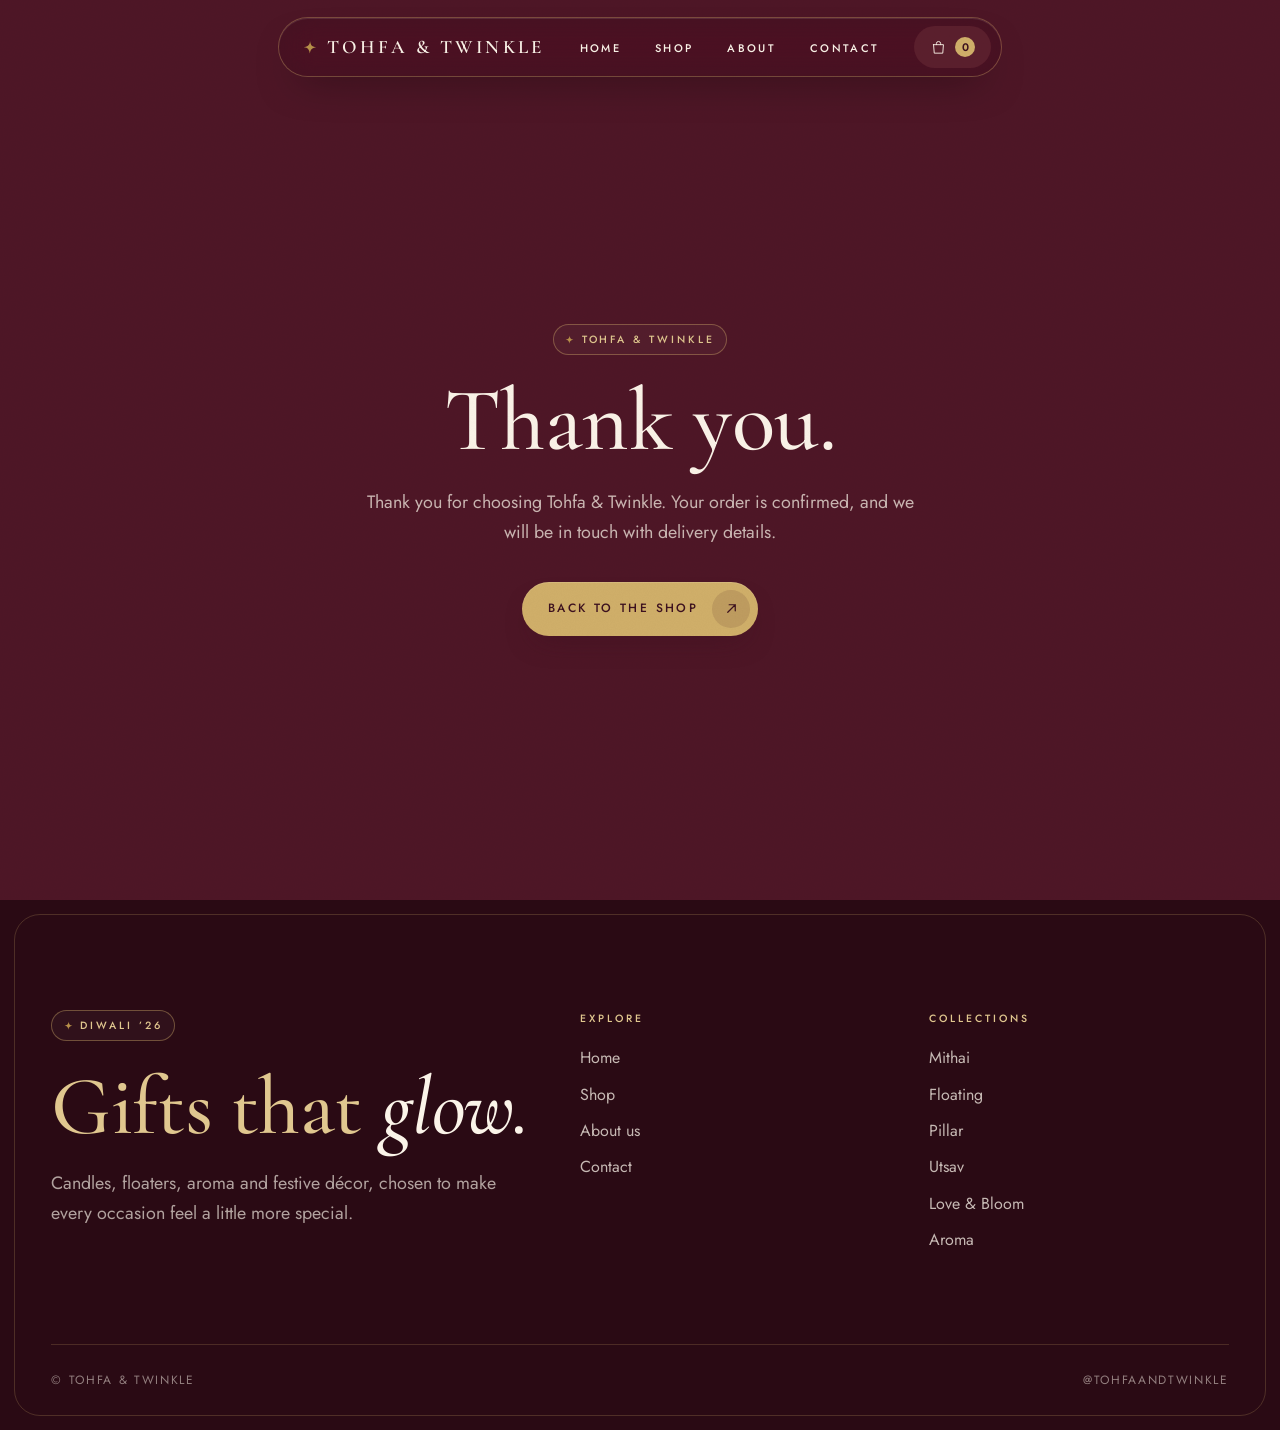
<file: success.html>
<!doctype html>
<html lang="en" class="no-js">
<head>
<meta charset="utf-8">
<meta name="viewport" content="width=device-width,initial-scale=1,viewport-fit=cover">
<title>Thank you — Tohfa & Twinkle</title>
<meta name="description" content="Thank you for choosing Tohfa &amp; Twinkle. Your order is confirmed, and we will be in touch with delivery details.">
<meta name="theme-color" content="#4e1626">
<meta property="og:title" content="Thank you — Tohfa & Twinkle">
<meta property="og:description" content="Thank you for choosing Tohfa &amp; Twinkle. Your order is confirmed, and we will be in touch with delivery details.">
<meta property="og:image" content="img/ladoo.jpg">
<link rel="icon" href="favicon.svg" type="image/svg+xml">
<link rel="preconnect" href="https://fonts.googleapis.com">
<link rel="preconnect" href="https://fonts.gstatic.com" crossorigin>
<link href="https://fonts.googleapis.com/css2?family=Cormorant+Garamond:ital,wght@0,400;0,500;0,600;1,400;1,500&family=Jost:wght@400;500;600&display=swap" rel="stylesheet">
<link rel="stylesheet" href="css/styles.css">
</head>
<body data-page="success">
<header class="nav">
  <div class="nav-pill">
    <a class="brand" href="index.html" aria-label="Tohfa &amp; Twinkle home"><svg class="spark" viewBox="0 0 24 24" fill="currentColor" aria-hidden="true"><path d="M12 1.5C12.7 6.7 14.5 9.9 17.6 11.2C19.2 11.9 21 12.2 22.5 12.5C17.2 13.4 14.1 15.2 12.9 18.3C12.3 19.8 12 21.5 11.7 23C10.8 17.7 9 14.6 5.900 13.400C4.400 12.800 2.700 12.500 1.500 12.300C6.800 11.400 9.900 9.600 11.100 6.500C11.700 5 12 3.200 12 1.500Z"/></svg><span>TOHFA &amp; TWINKLE</span></a>
    <ul class="nav-links"><li><a href="index.html">Home</a></li><li><a href="shop.html">Shop</a></li><li><a href="about.html">About</a></li><li><a href="contact.html">Contact</a></li></ul>
    <button class="cart-btn" data-cart-open aria-label="Open your gift box"><svg viewBox="0 0 24 24" fill="none" stroke="currentColor" stroke-width="1.3" stroke-linecap="round" stroke-linejoin="round" aria-hidden="true"><path d="M5 8h14l-1 12H6L5 8z"/><path d="M9 8V6.500a3 3 0 016 0V8"/></svg><span class="cart-count" data-cart-count>0</span></button>
    <button class="burger" aria-label="Menu" aria-expanded="false"><i></i><i></i></button>
  </div>
</header>
<nav class="overlay-menu" aria-label="Mobile">
  <a href="index.html" style="--i:0">Home</a><a href="shop.html" style="--i:1">Shop</a><a href="about.html" style="--i:2">About</a><a href="contact.html" style="--i:3">Contact</a>
  <small>@tohfaandtwinkle</small>
</nav>
<main id="main"><section class="result on-dark" data-dark><div><span class="eyebrow dark"><svg class="spark" viewBox="0 0 24 24" fill="currentColor" aria-hidden="true"><path d="M12 1.5C12.7 6.7 14.5 9.9 17.6 11.2C19.2 11.9 21 12.2 22.5 12.5C17.2 13.4 14.1 15.2 12.9 18.3C12.3 19.8 12 21.5 11.7 23C10.8 17.7 9 14.6 5.900 13.400C4.400 12.800 2.700 12.500 1.500 12.300C6.800 11.400 9.900 9.600 11.100 6.500C11.700 5 12 3.200 12 1.500Z"/></svg>Tohfa &amp; Twinkle</span><h1>Thank you.</h1><p class="lede" style="margin:0 auto 34px">Thank you for choosing Tohfa &amp; Twinkle. Your order is confirmed, and we will be in touch with delivery details.</p><a class="btn gold" href="shop.html"><span>Back to the shop</span><span class="ic"><svg viewBox="0 0 16 16" fill="none" stroke="currentColor" stroke-width="1.3" stroke-linecap="round" stroke-linejoin="round" aria-hidden="true"><path d="M4 12L12 4M5.500 4H12v6.500"/></svg></span></a></div></section></main>
<footer class="footer">
  <div class="wrap">
    <div class="fgrid">
      <div>
        <span class="eyebrow dark"><svg class="spark" viewBox="0 0 24 24" fill="currentColor" aria-hidden="true"><path d="M12 1.5C12.7 6.7 14.5 9.9 17.6 11.2C19.2 11.9 21 12.2 22.5 12.5C17.2 13.4 14.1 15.2 12.9 18.3C12.3 19.8 12 21.5 11.7 23C10.8 17.7 9 14.6 5.900 13.400C4.400 12.800 2.700 12.500 1.500 12.300C6.800 11.400 9.900 9.600 11.100 6.500C11.700 5 12 3.200 12 1.500Z"/></svg>Diwali &rsquo;26</span>
        <h2 style="margin-top:26px">Gifts that <em class="gold-i">glow.</em></h2>
        <p class="lede" style="margin-top:22px;color:rgba(251,244,233,.65)">Candles, floaters, aroma and festive d&eacute;cor, chosen to make every occasion feel a little more special.</p>
      </div>
      <div>
        <h5>Explore</h5>
        <ul><li><a href="index.html">Home</a></li><li><a href="shop.html">Shop</a></li><li><a href="about.html">About us</a></li><li><a href="contact.html">Contact</a></li></ul>
      </div>
      <div>
        <h5>Collections</h5>
        <ul><li><a href="shop.html?c=mithai">Mithai</a></li><li><a href="shop.html?c=floating">Floating</a></li><li><a href="shop.html?c=pillar">Pillar</a></li><li><a href="shop.html?c=utsav">Utsav</a></li><li><a href="shop.html?c=love">Love &amp; Bloom</a></li><li><a href="shop.html?c=aroma">Aroma</a></li></ul>
      </div>
    </div>
    <div class="fbase"><span>&copy; Tohfa &amp; Twinkle</span><a href="https://instagram.com/tohfaandtwinkle" target="_blank" rel="noopener">@tohfaandtwinkle</a></div>
  </div>
</footer>
<script src="js/config.js"></script>
<script src="js/catalog.js"></script>
<script src="js/main.js"></script>
<script>TT.clearCart();</script>
</body>
</html>
</file>
<file: css/styles.css>
/* Tohfa & Twinkle — Editorial Luxury
   Palette sampled from the Diwali '26 catalogue: oxblood, antique gold, cream, sand. */
:root{
  --ox-950:#2a0a14; --ox-900:#3d111f; --ox-800:#4e1626; --ox-700:#5b1f2d; --ox-600:#74303f;
  --gold-300:#e0c78f; --gold-400:#d1b06a; --gold-500:#b8914a; --gold-600:#9a7637;
  --cream-50:#fdf9f2; --cream-100:#fbf4e9; --cream-200:#f3e8d6; --sand-300:#e8d8bd; --sand-500:#c9b08a;
  --ink:#2b1a1d; --ink-soft:#6b5256;
  --line:rgba(91,31,45,.14); --line-gold:rgba(184,145,74,.45);
  --ease:cubic-bezier(.32,.72,0,1);
  --f-display:"Cormorant Garamond","Times New Roman",serif;
  --f-body:"Jost","Helvetica Neue",sans-serif;
  --shadow-soft:0 30px 60px -28px rgba(61,17,31,.35);
  --gutter:clamp(16px,4vw,56px);
}
*,*::before,*::after{box-sizing:border-box}
html{scroll-behavior:smooth;-webkit-text-size-adjust:100%}
body{margin:0;background:var(--cream-100);color:var(--ink);font-family:var(--f-body);font-size:16px;line-height:1.65;font-weight:400;-webkit-font-smoothing:antialiased;overflow-x:hidden}
img{display:block;max-width:100%;height:auto}
a{color:inherit;text-decoration:none}
button{font:inherit;color:inherit;background:none;border:0;cursor:pointer;padding:0}
h1,h2,h3,h4{font-family:var(--f-display);font-weight:500;line-height:1.02;margin:0;letter-spacing:-.005em;color:var(--ox-700)}
p{margin:0}
:focus-visible{outline:2px solid var(--gold-500);outline-offset:3px;border-radius:6px}
.sr{position:absolute;width:1px;height:1px;overflow:hidden;clip:rect(0 0 0 0);white-space:nowrap}

/* paper grain — fixed, non-interactive, never on scrolling content */
body::after{content:"";position:fixed;inset:0;pointer-events:none;z-index:90;opacity:.05;mix-blend-mode:multiply;
  background-image:url("data:image/svg+xml;utf8,<svg xmlns='http://www.w3.org/2000/svg' width='160' height='160'><filter id='n'><feTurbulence type='fractalNoise' baseFrequency='.85' numOctaves='2' stitchTiles='stitch'/><feColorMatrix values='0 0 0 0 .2  0 0 0 0 .1  0 0 0 0 .1  0 0 0 .9 0'/></filter><rect width='100%' height='100%' filter='url(%23n)'/></svg>")}

.wrap{width:100%;max-width:1360px;margin:0 auto;padding-inline:var(--gutter)}
.section{padding-block:clamp(88px,12vw,168px)}
.eyebrow{display:inline-flex;align-items:center;gap:.7em;font-size:10.5px;letter-spacing:.28em;text-transform:uppercase;font-weight:500;padding:.55em 1.1em;border-radius:999px;border:1px solid var(--line-gold);color:var(--gold-600);background:rgba(251,244,233,.4)}
.eyebrow svg{width:9px;height:9px}
.on-dark .eyebrow,.eyebrow.dark{color:var(--gold-300);border-color:rgba(209,176,106,.4);background:rgba(255,255,255,.03)}
.tracked{letter-spacing:.3em;text-transform:uppercase;font-size:11px;font-weight:500}
.display-xl{font-size:clamp(3.4rem,8.4vw,8rem)}
.display-l{font-size:clamp(2.6rem,5.6vw,5rem)}
.display-m{font-size:clamp(2rem,3.6vw,3.2rem)}
.lede{font-size:clamp(1.05rem,1.4vw,1.25rem);color:var(--ink-soft);max-width:52ch;line-height:1.7}
em.gold,.gold-i{font-style:italic;color:var(--gold-500)}
.on-dark{background:var(--ox-800);color:var(--cream-100)}
.on-dark h1,.on-dark h2,.on-dark h3{color:var(--cream-100)}
.on-dark .lede{color:rgba(251,244,233,.72)}

/* ornament */
.spark{width:14px;height:14px;color:var(--gold-500);flex:none}
.rule-orn{display:flex;align-items:center;gap:16px;color:var(--gold-500)}
.rule-orn::before,.rule-orn::after{content:"";height:1px;flex:1;background:linear-gradient(90deg,transparent,var(--line-gold),transparent)}

/* buttons: pill + nested icon island */
.btn{--bg:var(--ox-700);--fg:var(--cream-100);display:inline-flex;align-items:center;gap:14px;padding:8px 8px 8px 26px;border-radius:999px;background:var(--bg);color:var(--fg);font-size:12px;letter-spacing:.2em;text-transform:uppercase;font-weight:500;transition:transform .6s var(--ease),background .6s var(--ease),box-shadow .6s var(--ease);box-shadow:inset 0 1px 0 rgba(255,255,255,.12),0 14px 28px -14px rgba(61,17,31,.55)}
.btn .ic{width:38px;height:38px;border-radius:50%;display:grid;place-items:center;background:rgba(255,255,255,.14);transition:transform .6s var(--ease),background .6s var(--ease)}
.btn .ic svg{width:15px;height:15px}
.btn:hover{background:var(--ox-900)}
.btn:hover .ic{transform:translate(3px,-1px) scale(1.06);background:var(--gold-500)}
.btn:active{transform:scale(.97)}
.btn.gold{--bg:var(--gold-400);--fg:var(--ox-900)}
.btn.gold .ic{background:rgba(61,17,31,.12)}
.btn.gold:hover{background:var(--gold-300)}
.btn.gold:hover .ic{background:var(--ox-800);color:var(--gold-300)}
.btn.ghost{--bg:transparent;--fg:var(--ox-700);box-shadow:none;border:1px solid var(--line-gold)}
.btn.ghost .ic{background:rgba(91,31,45,.07)}
.btn.ghost:hover{background:var(--ox-700);color:var(--cream-100)}
.on-dark .btn.ghost{--fg:var(--cream-100);border-color:rgba(209,176,106,.45)}
.on-dark .btn.ghost:hover{background:var(--cream-100);color:var(--ox-800)}
.link-u{position:relative;font-size:12px;letter-spacing:.2em;text-transform:uppercase;font-weight:500;padding-bottom:4px}
.link-u::after{content:"";position:absolute;left:0;right:0;bottom:0;height:1px;background:currentColor;transform-origin:right;transform:scaleX(.35);transition:transform .6s var(--ease)}
.link-u:hover::after{transform:scaleX(1);transform-origin:left}

/* double bezel */
.bezel{padding:7px;border-radius:2rem;background:rgba(91,31,45,.05);box-shadow:0 0 0 1px rgba(91,31,45,.09)}
.bezel>.core{border-radius:calc(2rem - 7px);background:var(--cream-50);box-shadow:inset 0 1px 0 rgba(255,255,255,.9);overflow:hidden}
.on-dark .bezel{background:rgba(255,255,255,.04);box-shadow:0 0 0 1px rgba(209,176,106,.22)}
.arch{border-radius:999px 999px 1.2rem 1.2rem;overflow:hidden}

/* reveal */
.rv{opacity:0;transform:translateY(46px);filter:blur(8px);transition:opacity 1s var(--ease),transform 1s var(--ease),filter 1s var(--ease);transition-delay:calc(var(--i,0)*90ms)}
.rv.in{opacity:1;transform:none;filter:none}
.no-js .rv{opacity:1;transform:none;filter:none}

/* NAV — floating glass island */
.nav{position:fixed;top:18px;left:0;right:0;z-index:60;display:flex;justify-content:center;pointer-events:none;padding-inline:12px}
.nav-pill{pointer-events:auto;display:flex;align-items:center;gap:clamp(14px,2.4vw,34px);padding:8px 10px 8px 24px;border-radius:999px;background:rgba(253,249,242,.72);-webkit-backdrop-filter:blur(18px) saturate(1.4);backdrop-filter:blur(18px) saturate(1.4);box-shadow:0 0 0 1px rgba(184,145,74,.35),inset 0 1px 0 rgba(255,255,255,.7),0 18px 40px -20px rgba(61,17,31,.4);transition:background .6s var(--ease),transform .6s var(--ease)}
.nav.over-dark .nav-pill{background:rgba(61,17,31,.55);box-shadow:0 0 0 1px rgba(209,176,106,.35),inset 0 1px 0 rgba(255,255,255,.1),0 18px 40px -20px rgba(0,0,0,.5)}
.brand{display:flex;align-items:center;gap:10px;font-family:var(--f-display);font-size:19px;font-weight:600;letter-spacing:.18em;color:var(--ox-700);white-space:nowrap}
.nav.over-dark .brand,.nav.over-dark .nav-links a{color:var(--cream-100)}
.nav-links{display:flex;gap:clamp(12px,2vw,28px);list-style:none;margin:0;padding:0}
.nav-links a{font-size:11px;letter-spacing:.22em;text-transform:uppercase;font-weight:500;padding:10px 4px;position:relative;color:var(--ox-700)}
.nav-links a::after{content:"";position:absolute;left:4px;right:4px;bottom:4px;height:1px;background:var(--gold-500);transform:scaleX(0);transition:transform .6s var(--ease)}
.nav-links a:hover::after,.nav-links a[aria-current=page]::after{transform:scaleX(1)}
.cart-btn{display:flex;align-items:center;gap:8px;height:42px;padding:0 16px;border-radius:999px;background:var(--ox-700);color:var(--cream-100);font-size:11px;letter-spacing:.2em;text-transform:uppercase;font-weight:500;transition:transform .5s var(--ease),background .5s var(--ease)}
.cart-btn:hover{background:var(--ox-900)}.cart-btn:active{transform:scale(.96)}
.cart-btn svg{width:17px;height:17px}
.cart-count{min-width:20px;height:20px;border-radius:10px;background:var(--gold-400);color:var(--ox-900);display:grid;place-items:center;font-size:11px;letter-spacing:0;padding:0 5px;font-weight:600;transition:transform .5s var(--ease)}
.cart-count.pop{transform:scale(1.4)}
.burger{display:none;width:42px;height:42px;border-radius:50%;position:relative;background:rgba(91,31,45,.08)}
.burger i{position:absolute;left:12px;right:12px;height:1.5px;background:var(--ox-700);transition:transform .7s var(--ease),opacity .4s}
.burger i:nth-child(1){top:16px}.burger i:nth-child(2){top:25px}
.nav.over-dark .burger i{background:var(--cream-100)}
.menu-open .burger i:nth-child(1){transform:translateY(4.5px) rotate(45deg)}
.menu-open .burger i:nth-child(2){transform:translateY(-4.5px) rotate(-45deg)}
.overlay-menu{position:fixed;inset:0;z-index:55;background:rgba(42,10,20,.94);-webkit-backdrop-filter:blur(24px);backdrop-filter:blur(24px);display:flex;flex-direction:column;justify-content:center;padding:0 var(--gutter);opacity:0;visibility:hidden;transition:opacity .7s var(--ease),visibility 0s .7s}
.menu-open .overlay-menu{opacity:1;visibility:visible;transition:opacity .7s var(--ease)}
.overlay-menu a{display:block;font-family:var(--f-display);font-size:clamp(2.8rem,13vw,5rem);color:var(--cream-100);line-height:1.15;transform:translateY(48px);opacity:0;transition:transform .9s var(--ease),opacity .9s var(--ease),color .4s;transition-delay:calc(var(--i)*70ms)}
.overlay-menu a:hover{color:var(--gold-300);font-style:italic}
.menu-open .overlay-menu a{transform:none;opacity:1}
.overlay-menu small{margin-top:40px;color:var(--gold-300);letter-spacing:.28em;text-transform:uppercase;font-size:11px}
@media(max-width:860px){.nav-links{display:none}.burger{display:block}.nav-pill{padding-left:18px;gap:12px}.brand{font-size:16px}}

/* HERO */
.hero{position:relative;min-height:100dvh;background:var(--ox-800);color:var(--cream-100);overflow:hidden;display:grid;align-items:center;padding-block:130px 90px}
.hero::before{content:"";position:absolute;inset:18px;border:1px solid rgba(209,176,106,.38);border-radius:28px;pointer-events:none}
.hero::after{content:"";position:absolute;inset:0;background:radial-gradient(60% 50% at 78% 38%,rgba(224,199,143,.2),transparent 70%),radial-gradient(40% 40% at 8% 90%,rgba(184,145,74,.15),transparent 70%);pointer-events:none}
.hero-grid{position:relative;z-index:1;display:grid;grid-template-columns:1.05fr .95fr;gap:clamp(24px,5vw,80px);align-items:center}
.hero h1{color:var(--gold-300);font-size:clamp(3rem,7.4vw,6.8rem);letter-spacing:.12em;text-transform:uppercase;margin:26px 0 8px;font-weight:500}
.hero h1 span{display:block}
.hero h1 .amp{font-style:italic;color:var(--cream-100);font-size:.5em;line-height:.8;letter-spacing:0;text-transform:none;padding-left:.35em}
.hero .tag{font-family:var(--f-display);font-style:italic;font-size:clamp(1.6rem,2.6vw,2.4rem);color:var(--cream-100);margin-bottom:26px}
.hero p.lede{margin-bottom:38px;color:rgba(251,244,233,.78)}
.hero-ctas{display:flex;flex-wrap:wrap;gap:14px;align-items:center}
.hero-stage{position:relative;height:min(78vh,700px);min-height:520px}
.hero-arch{position:absolute;overflow:hidden;border-radius:999px 999px 1.4rem 1.4rem;box-shadow:0 40px 70px -30px rgba(0,0,0,.65),0 0 0 1px rgba(209,176,106,.55),0 0 0 8px rgba(42,10,20,.5),0 0 0 9px rgba(209,176,106,.3)}
.hero-arch img{width:100%;height:100%;object-fit:cover}
.hero-arch.a{width:42%;height:72%;left:0;bottom:2%;animation:float 9s var(--ease) infinite alternate}
.hero-arch.b{width:44%;height:88%;left:30%;top:0;z-index:2;animation:float 11s var(--ease) -3s infinite alternate}
.hero-arch.c{width:40%;height:68%;right:0;bottom:6%;animation:float 10s var(--ease) -6s infinite alternate}
@keyframes float{from{transform:translateY(0)}to{transform:translateY(-14px)}}
.hero-badge{position:absolute;z-index:3;right:2%;top:6%;width:118px;height:118px;display:grid;place-items:center}
.hero-badge svg{position:absolute;inset:0;width:100%;height:100%;animation:spin 26s linear infinite}
.hero-badge .spark{width:22px;height:22px;color:var(--gold-300)}
@keyframes spin{to{transform:rotate(360deg)}}
.scroll-cue{position:absolute;left:50%;bottom:40px;transform:translateX(-50%);z-index:1;font-size:10px;letter-spacing:.3em;text-transform:uppercase;color:var(--gold-300);display:flex;flex-direction:column;align-items:center;gap:10px}
.scroll-cue i{width:1px;height:38px;background:linear-gradient(var(--gold-300),transparent);animation:drip 2.2s var(--ease) infinite;transform-origin:top}
@keyframes drip{0%{transform:scaleY(0)}60%{transform:scaleY(1)}100%{transform:scaleY(1);opacity:0}}
@media(max-width:900px){.hero{padding-block:120px 80px}.hero-grid{grid-template-columns:1fr}.hero-stage{height:420px;min-height:0;order:-1}.hero-badge{width:88px;height:88px}.scroll-cue{display:none}.hero::before{inset:10px;border-radius:20px}}

/* marquee */
.marquee{overflow:hidden;background:var(--cream-200);border-block:1px solid var(--line-gold);padding:20px 0}
.marquee-track{display:flex;width:max-content;animation:mq 46s linear infinite}
.marquee:hover .marquee-track{animation-play-state:paused}
.marquee-track span{display:flex;align-items:center;gap:36px;padding-right:36px;font-family:var(--f-display);font-size:clamp(1.4rem,2.4vw,2.1rem);color:var(--ox-700);white-space:nowrap}
.marquee-track span i{font-style:italic;color:var(--gold-600)}
@keyframes mq{to{transform:translateX(-50%)}}

/* intro split */
.split{display:grid;grid-template-columns:5fr 7fr;gap:clamp(32px,7vw,120px);align-items:start}
.sticky{position:sticky;top:120px}
@media(max-width:860px){.split{grid-template-columns:1fr}.sticky{position:static}}
.intro .display-l{margin:22px 0 28px}
.facts{display:grid;grid-template-columns:repeat(3,auto);gap:12px 40px;justify-content:start;margin-top:48px;border-top:1px solid var(--line);padding-top:26px}
.facts b{display:block;font-family:var(--f-display);font-size:2.8rem;color:var(--ox-700);font-weight:500;line-height:1}
.facts span{font-size:11px;letter-spacing:.2em;text-transform:uppercase;color:var(--ink-soft)}

/* collection list */
.clist{list-style:none;margin:0;padding:0;border-top:1px solid var(--line)}
.clist li a{display:grid;grid-template-columns:56px 1fr auto 48px;gap:18px;align-items:center;padding:26px 6px;border-bottom:1px solid var(--line);transition:padding .7s var(--ease),background .7s var(--ease)}
.clist .n{font-family:var(--f-display);font-style:italic;color:var(--gold-600);font-size:1.3rem}
.clist h3{font-size:clamp(1.7rem,2.8vw,2.5rem);transition:transform .7s var(--ease),color .5s}
.clist small{display:block;font-family:var(--f-display);font-style:italic;font-size:1.1rem;color:var(--ink-soft);margin-top:4px}
.clist .cnt{font-size:11px;letter-spacing:.2em;text-transform:uppercase;color:var(--ink-soft)}
.clist .go{width:44px;height:44px;border-radius:50%;border:1px solid var(--line-gold);display:grid;place-items:center;transition:background .6s var(--ease),transform .6s var(--ease),color .5s}
.clist .go svg{width:15px;height:15px}
.clist li a:hover{padding-inline:22px;background:linear-gradient(90deg,rgba(184,145,74,.1),transparent)}
.clist li a:hover h3{transform:translateX(8px);color:var(--ox-900)}
.clist li a:hover .go{background:var(--ox-700);color:var(--cream-100);transform:translate(4px,-2px) scale(1.06)}
@media(max-width:640px){.clist li a{grid-template-columns:34px 1fr 40px;gap:12px}.clist .cnt{display:none}}

/* product rail */
.rail-head{display:flex;justify-content:space-between;align-items:end;gap:24px;flex-wrap:wrap;margin-bottom:56px}
.rail{display:flex;gap:26px;overflow-x:auto;padding:14px var(--gutter) 40px;margin-inline:calc(var(--gutter)*-1);scroll-snap-type:x proximity;scroll-padding-inline:var(--gutter);scrollbar-width:thin;scrollbar-color:var(--gold-500) transparent}
.rail .pcard{flex:0 0 clamp(270px,26vw,360px);scroll-snap-align:start}
.rail-hint{font-size:11px;letter-spacing:.22em;text-transform:uppercase;color:var(--ink-soft)}

/* product card */
.pcard{position:relative;cursor:pointer;transition:transform .8s var(--ease)}
.pcard .bezel{transition:box-shadow .8s var(--ease),transform .8s var(--ease)}
.pcard:hover{transform:translateY(-6px)}
.pcard:hover .bezel{box-shadow:0 0 0 1px rgba(184,145,74,.55),var(--shadow-soft)}
.pimg{position:relative;overflow:hidden;aspect-ratio:3/4;background:var(--cream-200)}
.pimg img{width:100%;height:100%;object-fit:cover;transition:transform 1.4s var(--ease)}
.pcard:hover .pimg img{transform:scale(1.06)}
.chip{position:absolute;top:14px;left:14px;font-size:9.5px;letter-spacing:.22em;text-transform:uppercase;font-weight:600;padding:.5em 1em;border-radius:999px;background:var(--ox-700);color:var(--gold-300);box-shadow:inset 0 1px 0 rgba(255,255,255,.15)}
.chip.sig{background:var(--gold-400);color:var(--ox-900)}
.pbody{padding:22px 8px 8px}
.pmeta{font-size:10.5px;letter-spacing:.24em;text-transform:uppercase;color:var(--gold-600);font-weight:500}
.pbody h3{font-size:1.85rem;margin:6px 0 4px}
.psub{font-family:var(--f-display);font-style:italic;color:var(--ink-soft);font-size:1.12rem}
.pfoot{display:flex;justify-content:space-between;align-items:center;margin-top:20px;padding:6px 6px 0}
.price{font-family:var(--f-display);font-size:2rem;color:var(--ox-700);line-height:1;font-weight:600}
.price small{display:block;font-family:var(--f-body);font-size:10px;letter-spacing:.22em;text-transform:uppercase;color:var(--ink-soft);margin-top:6px;font-weight:500}
.add{display:inline-flex;align-items:center;gap:10px;padding:6px 6px 6px 18px;border-radius:999px;background:var(--ox-700);color:var(--cream-100);font-size:10.5px;letter-spacing:.2em;text-transform:uppercase;font-weight:500;transition:transform .5s var(--ease),background .5s var(--ease)}
.add .ic{width:32px;height:32px;border-radius:50%;background:rgba(255,255,255,.14);display:grid;place-items:center;transition:transform .5s var(--ease),background .5s}
.add .ic svg{width:13px;height:13px}
.add:hover{background:var(--ox-900)}.add:hover .ic{background:var(--gold-500);transform:rotate(90deg)}
.add:active{transform:scale(.95)}
.add.done{background:var(--gold-500);color:var(--ox-900)}
.add[disabled]{opacity:.5;cursor:not-allowed}

/* mithai feature */
.mithai{position:relative;overflow:hidden}
.mithai-grid{display:grid;grid-template-columns:1fr 1fr;gap:clamp(32px,6vw,100px);align-items:center}
.mithai .frame{position:relative}
.mithai .frame .bezel{transform:rotate(-2.5deg)}
.mithai .frame .bezel+.bezel{position:absolute;width:46%;right:-4%;bottom:-8%;transform:rotate(4deg)}
.stamp{display:inline-flex;gap:14px;align-items:center;margin-top:34px;padding:14px 22px 14px 14px;border-radius:999px;border:1px dashed rgba(209,176,106,.55);font-family:var(--f-display);font-style:italic;font-size:1.2rem;color:var(--gold-300)}
.stamp i{width:34px;height:34px;border-radius:50%;background:var(--gold-400);color:var(--ox-900);display:grid;place-items:center;font-style:normal;font-family:var(--f-body);font-weight:600;font-size:15px}
@media(max-width:860px){.mithai-grid{grid-template-columns:1fr}.mithai .frame .bezel,.mithai .frame .bezel+.bezel{transform:none}.mithai .frame .bezel+.bezel{position:relative;width:60%;right:auto;bottom:auto;margin:-60px 0 0 auto}}

/* tiers */
.tiers{display:grid;grid-template-columns:repeat(4,1fr);gap:0;margin-top:70px;border-top:1px solid var(--line-gold);position:relative}
.tier{padding:30px 24px 10px 0;position:relative}
.tier::before{content:"";position:absolute;top:-6px;left:0;width:11px;height:11px;border-radius:50%;background:var(--cream-100);border:1px solid var(--gold-500);transition:background .6s var(--ease),transform .6s var(--ease)}
.tier:hover::before{background:var(--gold-500);transform:scale(1.4)}
.tier .tracked{color:var(--gold-600)}
.tier h3{font-size:2rem;margin:10px 0 6px}
.tier p{font-family:var(--f-display);font-style:italic;font-size:1.2rem;color:var(--ink-soft);line-height:1.3;max-width:20ch}
.tier:nth-child(2){padding-top:60px}.tier:nth-child(3){padding-top:90px}.tier:nth-child(4){padding-top:120px}
@media(max-width:760px){.tiers{grid-template-columns:1fr;border-top:0;border-left:1px solid var(--line-gold);margin-left:6px}.tier,.tier:nth-child(n){padding:0 0 34px 28px}.tier::before{top:6px;left:-6px}}

/* hamper / note pair */
.pair{display:grid;grid-template-columns:1.2fr 1fr;gap:clamp(18px,3vw,40px)}
.note{padding:clamp(28px,4vw,56px);display:flex;flex-direction:column;justify-content:space-between;gap:36px;min-height:320px}
.note h3{font-size:clamp(2rem,3.4vw,3rem)}
.note p{color:var(--ink-soft);max-width:44ch}
.note.dark{background:var(--ox-800);color:var(--cream-100)}
.note.dark h3{color:var(--gold-300)}.note.dark p{color:rgba(251,244,233,.75)}
@media(max-width:860px){.pair{grid-template-columns:1fr}}

/* steps */
.steps{list-style:none;margin:0;padding:0;counter-reset:s}
.steps li{display:grid;grid-template-columns:72px 1fr;gap:20px;padding:28px 0;border-bottom:1px solid var(--line)}
.steps li:first-child{border-top:1px solid var(--line)}
.steps li::before{counter-increment:s;content:counter(s,decimal-leading-zero);font-family:var(--f-display);font-style:italic;font-size:2.4rem;color:var(--gold-500);line-height:1}
.steps h4{font-size:1.9rem;margin-bottom:6px}
.steps p{color:var(--ink-soft);max-width:48ch}

/* page head */
.phead{position:relative;background:var(--ox-800);color:var(--cream-100);padding:170px 0 90px;overflow:hidden}
.phead::before{content:"";position:absolute;inset:14px;border:1px solid rgba(209,176,106,.32);border-radius:26px;pointer-events:none}
.phead::after{content:"";position:absolute;inset:0;background:radial-gradient(50% 70% at 90% 20%,rgba(224,199,143,.16),transparent 70%);pointer-events:none}
.phead .wrap{position:relative;z-index:1}
.phead h1{color:var(--gold-300);margin:22px 0 18px;font-size:clamp(3rem,7vw,6.2rem)}
.phead .lede{color:rgba(251,244,233,.75)}
@media(max-width:640px){.phead{padding:140px 0 64px}.phead::before{inset:8px;border-radius:18px}}

/* SHOP */
.toolbar{position:sticky;top:78px;z-index:30;padding:10px 0;margin-bottom:34px}
.toolbar-in{display:flex;gap:14px;align-items:center;justify-content:space-between;flex-wrap:wrap;padding:8px;border-radius:999px;background:rgba(253,249,242,.8);-webkit-backdrop-filter:blur(16px);backdrop-filter:blur(16px);box-shadow:0 0 0 1px rgba(184,145,74,.3),0 16px 36px -22px rgba(61,17,31,.4)}
.pills{display:flex;gap:4px;overflow-x:auto;scrollbar-width:none;max-width:100%;padding:2px}
.pills::-webkit-scrollbar{display:none}
.pill{position:relative;white-space:nowrap;padding:11px 18px;border-radius:999px;font-size:11px;letter-spacing:.18em;text-transform:uppercase;font-weight:500;color:var(--ox-700);transition:color .5s var(--ease),background .5s var(--ease)}
.pill:hover{background:rgba(91,31,45,.07)}
.pill[aria-pressed=true]{background:var(--ox-700);color:var(--cream-100)}
.pill sup{font-size:9px;margin-left:5px;opacity:.65}
.sort{display:flex;align-items:center;gap:8px;padding-right:8px;font-size:11px;letter-spacing:.18em;text-transform:uppercase;color:var(--ink-soft)}
.sort select{appearance:none;background:transparent;border:1px solid var(--line-gold);border-radius:999px;padding:10px 34px 10px 16px;font:inherit;color:var(--ox-700);letter-spacing:.14em;cursor:pointer;background-image:url("data:image/svg+xml;utf8,<svg xmlns='http://www.w3.org/2000/svg' width='10' height='6' fill='none' stroke='%235b1f2d' stroke-width='1.3'><path d='M1 1l4 4 4-4'/></svg>");background-repeat:no-repeat;background-position:right 14px center}
.tierbar{display:flex;gap:10px;flex-wrap:wrap;align-items:center;margin-bottom:34px}
.tierbar .tracked{color:var(--ink-soft);margin-right:6px}
.tchip{padding:8px 16px;border-radius:999px;border:1px solid var(--line-gold);font-size:10.5px;letter-spacing:.2em;text-transform:uppercase;color:var(--ox-700);transition:all .5s var(--ease)}
.tchip[aria-pressed=true]{background:var(--gold-400);border-color:var(--gold-400);color:var(--ox-900)}
.grid{display:grid;grid-template-columns:repeat(4,1fr);gap:clamp(18px,2.4vw,34px) clamp(16px,2vw,28px);align-items:start}
.grid .pcard:nth-child(4n+2){margin-top:56px}
.grid .pcard:nth-child(4n+4){margin-top:28px}
@media(max-width:1180px){.grid{grid-template-columns:repeat(3,1fr)}.grid .pcard:nth-child(n){margin-top:0}.grid .pcard:nth-child(3n+2){margin-top:44px}}
@media(max-width:820px){.grid{grid-template-columns:repeat(2,1fr)}.grid .pcard:nth-child(n){margin-top:0}.grid .pcard:nth-child(2n){margin-top:36px}}
@media(max-width:520px){.grid{grid-template-columns:1fr}.grid .pcard:nth-child(n){margin-top:0}.toolbar{top:74px}.toolbar-in{border-radius:28px}.sort{width:100%;justify-content:space-between;padding:0 8px 6px}}
.skel{aspect-ratio:3/4.6;border-radius:2rem;background:linear-gradient(100deg,var(--cream-200) 30%,var(--cream-50) 50%,var(--cream-200) 70%);background-size:300% 100%;animation:shim 1.6s linear infinite}
@keyframes shim{from{background-position:100% 0}to{background-position:-100% 0}}
.state{grid-column:1/-1;text-align:center;padding:90px 20px;border:1px dashed var(--line-gold);border-radius:2rem}
.state h3{font-size:2.2rem;margin:14px 0 8px}
.state p{color:var(--ink-soft);max-width:40ch;margin:0 auto 24px}
.banner{display:flex;gap:12px;align-items:center;justify-content:center;text-align:center;padding:12px 18px;border-radius:999px;background:var(--cream-200);border:1px solid var(--line-gold);font-size:13px;color:var(--ink-soft);margin-bottom:28px}
.banner.err{background:#f6e3de;border-color:#d9a89c;color:#7a2a1c}
.footnote{margin-top:70px;padding:26px 30px;border-radius:2rem;background:var(--cream-200);display:flex;gap:18px;align-items:flex-start;color:var(--ink-soft)}
.footnote b{color:var(--ox-700);font-family:var(--f-display);font-size:1.5rem;font-weight:500;display:block;line-height:1.1;margin-bottom:4px}

/* modal */
.modal{position:fixed;inset:0;z-index:70;display:grid;place-items:center;padding:16px;background:rgba(42,10,20,.6);-webkit-backdrop-filter:blur(8px);backdrop-filter:blur(8px);opacity:0;visibility:hidden;transition:opacity .6s var(--ease),visibility 0s .6s}
.modal.open{opacity:1;visibility:visible;transition:opacity .6s var(--ease)}
.modal .bezel{width:min(980px,100%);max-height:calc(100dvh - 32px);transform:translateY(40px) scale(.97);transition:transform .8s var(--ease);background:rgba(251,244,233,.14)}
.modal.open .bezel{transform:none}
.modal .core{display:grid;grid-template-columns:1fr 1fr;max-height:calc(100dvh - 46px);overflow:auto}
.modal .mimg{background:var(--cream-200);min-height:100%}
.modal .mimg img{width:100%;height:100%;object-fit:cover}
.modal .mtxt{padding:clamp(26px,4vw,52px);display:flex;flex-direction:column;gap:18px}
.modal h2{font-size:clamp(2.2rem,4vw,3.4rem)}
.dl{display:grid;gap:14px;margin:6px 0}
.dl div{border-top:1px solid var(--line);padding-top:12px}
.dl dt{font-size:10px;letter-spacing:.26em;text-transform:uppercase;color:var(--gold-600);font-weight:600;margin-bottom:4px}
.dl dd{margin:0;color:var(--ink-soft)}
.x{position:absolute;top:18px;right:18px;width:44px;height:44px;border-radius:50%;background:rgba(251,244,233,.9);display:grid;place-items:center;box-shadow:0 0 0 1px var(--line-gold);transition:transform .6s var(--ease)}
.x:hover{transform:rotate(90deg)}.x svg{width:16px;height:16px}
.modal .bezel{position:relative}
@media(max-width:760px){.modal .core{grid-template-columns:1fr}.modal .mimg{aspect-ratio:4/3;min-height:0}}

/* cart drawer */
.scrim{position:fixed;inset:0;z-index:72;background:rgba(42,10,20,.5);opacity:0;visibility:hidden;transition:opacity .6s var(--ease),visibility 0s .6s}
.drawer{position:fixed;top:12px;right:12px;bottom:12px;z-index:73;width:min(440px,calc(100vw - 24px));border-radius:2rem;background:var(--cream-50);box-shadow:0 0 0 1px var(--line-gold),0 40px 80px -30px rgba(0,0,0,.6);display:flex;flex-direction:column;transform:translateX(112%);transition:transform .9s var(--ease)}
.cart-open .scrim{opacity:1;visibility:visible;transition:opacity .6s var(--ease)}
.cart-open .drawer{transform:none}
.dr-head{display:flex;justify-content:space-between;align-items:center;padding:26px 28px 18px;border-bottom:1px solid var(--line)}
.dr-head h2{font-size:2rem}
.dr-body{flex:1;overflow:auto;padding:8px 28px}
.line{display:grid;grid-template-columns:76px 1fr auto;gap:16px;padding:18px 0;border-bottom:1px solid var(--line);align-items:center}
.line img{width:76px;height:96px;object-fit:cover;border-radius:14px 14px 8px 8px}
.line h4{font-size:1.3rem;line-height:1.1}
.line small{display:block;font-size:10px;letter-spacing:.2em;text-transform:uppercase;color:var(--ink-soft);margin-top:4px}
.qty{display:inline-flex;align-items:center;gap:2px;margin-top:10px;border:1px solid var(--line-gold);border-radius:999px;padding:2px}
.qty button{width:28px;height:28px;border-radius:50%;display:grid;place-items:center;transition:background .4s}
.qty button:hover{background:rgba(91,31,45,.08)}
.qty span{min-width:22px;text-align:center;font-size:13px;font-weight:500}
.line .lp{font-family:var(--f-display);font-size:1.4rem;color:var(--ox-700);font-weight:600;align-self:start}
.dr-empty{text-align:center;padding:70px 10px;color:var(--ink-soft)}
.dr-empty h3{font-size:1.9rem;margin:12px 0 6px}
.dr-foot{padding:22px 28px 28px;border-top:1px solid var(--line);display:grid;gap:14px}
.tot{display:flex;justify-content:space-between;align-items:baseline}
.tot b{font-family:var(--f-display);font-size:2.2rem;color:var(--ox-700);font-weight:600}
.dr-foot .btn{justify-content:space-between;width:100%}
.dr-note{font-size:12px;color:var(--ink-soft);text-align:center}
.cerr{font-size:13px;color:#7a2a1c;background:#f6e3de;border-radius:14px;padding:10px 14px}
.toast{position:fixed;left:50%;bottom:26px;z-index:80;transform:translate(-50%,30px);opacity:0;pointer-events:none;background:var(--ox-900);color:var(--cream-100);padding:12px 22px;border-radius:999px;font-size:13px;letter-spacing:.04em;box-shadow:0 0 0 1px rgba(209,176,106,.4),0 20px 40px -16px rgba(0,0,0,.6);transition:transform .7s var(--ease),opacity .5s var(--ease);display:flex;gap:10px;align-items:center}
.toast.show{transform:translate(-50%,0);opacity:1}
.toast .spark{color:var(--gold-300)}

/* about */
.story{display:grid;grid-template-columns:7fr 5fr;gap:clamp(30px,6vw,100px);align-items:center}
.story .bigq{font-family:var(--f-display);font-size:clamp(2rem,4.4vw,3.8rem);line-height:1.08;color:var(--ox-700)}
.story .bigq em{color:var(--gold-500)}
.collage{position:relative;aspect-ratio:4/5}
.collage .arch{position:absolute;box-shadow:0 30px 60px -30px rgba(61,17,31,.5),0 0 0 1px var(--line-gold),0 0 0 7px var(--cream-100),0 0 0 8px var(--line-gold)}
.collage .arch img{width:100%;height:100%;object-fit:cover}
.collage .a1{width:66%;height:78%;right:0;top:0}
.collage .a2{width:52%;height:50%;left:0;bottom:0}
@media(max-width:860px){.story{grid-template-columns:1fr}.collage{max-width:420px;margin-inline:auto;width:100%}}
.values{display:grid;grid-template-columns:1.25fr 1fr;gap:clamp(18px,3vw,36px)}
.values .col{display:grid;gap:clamp(18px,3vw,36px)}
.val{padding:clamp(26px,3.4vw,44px)}
.val h3{font-size:2.1rem;margin:14px 0 10px}
.val p{color:var(--ink-soft);max-width:46ch}
.val .num{font-family:var(--f-display);font-style:italic;color:var(--gold-500);font-size:1.5rem}
.val.tall{display:flex;flex-direction:column;justify-content:space-between;min-height:420px;background:var(--ox-800)}
.val.tall h3{color:var(--gold-300);font-size:clamp(2.4rem,4vw,3.4rem)}.val.tall p{color:rgba(251,244,233,.75)}
@media(max-width:860px){.values{grid-template-columns:1fr}.val.tall{min-height:0;gap:40px}}
.care{columns:2;column-gap:60px;list-style:none;padding:0;margin:0}
.care li{break-inside:avoid;display:flex;gap:16px;padding:20px 0;border-bottom:1px solid var(--line);color:var(--ink-soft)}
.care .spark{margin-top:6px}
@media(max-width:700px){.care{columns:1}}

/* contact */
.cgrid{display:grid;grid-template-columns:5fr 6fr;gap:clamp(30px,6vw,100px);align-items:start}
@media(max-width:900px){.cgrid{grid-template-columns:1fr}}
.chan{display:grid;gap:14px;margin-top:40px}
.chan a{display:grid;grid-template-columns:52px 1fr 36px;gap:16px;align-items:center;padding:18px 20px;border-radius:1.6rem;background:var(--cream-50);box-shadow:0 0 0 1px var(--line),inset 0 1px 0 #fff;transition:transform .7s var(--ease),box-shadow .7s var(--ease)}
.chan a:hover{transform:translateX(8px);box-shadow:0 0 0 1px var(--line-gold),var(--shadow-soft)}
.chan .ci{width:52px;height:52px;border-radius:50%;background:var(--ox-700);color:var(--gold-300);display:grid;place-items:center}
.chan .ci svg{width:22px;height:22px}
.chan b{display:block;font-family:var(--f-display);font-size:1.5rem;font-weight:500;color:var(--ox-700);line-height:1.1}
.chan small{color:var(--ink-soft);font-size:13px}
.form{padding:clamp(24px,3.4vw,46px);display:grid;gap:22px}
.field{display:grid;gap:8px}
.field label{font-size:10.5px;letter-spacing:.24em;text-transform:uppercase;font-weight:600;color:var(--ox-700)}
.field input,.field select,.field textarea{width:100%;font:inherit;color:var(--ink);padding:15px 18px;border-radius:16px;border:1px solid var(--sand-300);background:var(--cream-100);transition:border-color .4s,box-shadow .4s,background .4s;appearance:none}
.field textarea{min-height:140px;resize:vertical}
.field input:focus,.field select:focus,.field textarea:focus{outline:none;border-color:var(--gold-500);box-shadow:0 0 0 4px rgba(184,145,74,.18);background:#fff}
.field .help{font-size:12.5px;color:var(--ink-soft)}
.field .err{font-size:12.5px;color:#a3321f;display:none}
.field.bad input,.field.bad select,.field.bad textarea{border-color:#c4533e}
.field.bad .err{display:block}
.two{display:grid;grid-template-columns:1fr 1fr;gap:18px}
@media(max-width:560px){.two{grid-template-columns:1fr}}
.sent{display:none;text-align:center;padding:40px 10px}
.sent.show{display:block}
.sent h3{font-size:2.4rem;margin:14px 0 8px}

/* footer */
.footer{background:var(--ox-950);color:var(--cream-100);padding:110px 0 40px;position:relative;overflow:hidden}
.footer::before{content:"";position:absolute;inset:14px;border:1px solid rgba(209,176,106,.22);border-radius:26px;pointer-events:none}
.fgrid{display:grid;grid-template-columns:1.6fr 1fr 1fr;gap:50px;position:relative}
.footer h2{color:var(--gold-300);font-size:clamp(3rem,6.5vw,6rem);line-height:.95}
.footer h2 em{color:var(--cream-100)}
.footer h5{font-size:10.5px;letter-spacing:.28em;text-transform:uppercase;color:var(--gold-300);margin:0 0 18px;font-weight:500}
.footer ul{list-style:none;margin:0;padding:0;display:grid;gap:10px}
.footer li a{color:rgba(251,244,233,.75);transition:color .4s,padding .5s var(--ease)}
.footer li a:hover{color:var(--gold-300);padding-left:6px}
.fbase{margin-top:90px;padding-top:26px;border-top:1px solid rgba(209,176,106,.2);display:flex;justify-content:space-between;gap:12px;flex-wrap:wrap;font-size:12px;letter-spacing:.14em;text-transform:uppercase;color:rgba(251,244,233,.5);position:relative}
@media(max-width:760px){.fgrid{grid-template-columns:1fr 1fr}.fgrid>:first-child{grid-column:1/-1}.footer{padding-top:90px}}

/* result pages */
.result{min-height:100dvh;display:grid;place-items:center;padding:140px var(--gutter) 80px;text-align:center}
.result h1{font-size:clamp(3rem,7vw,6rem);margin:20px 0}

@media(prefers-reduced-motion:reduce){
  *,*::before,*::after{animation-duration:.01ms!important;animation-iteration-count:1!important;transition-duration:.01ms!important}
  .rv{opacity:1;transform:none;filter:none}
}

[hidden]{display:none!important}
.qty svg{width:12px;height:12px}
.cart-open .toast{opacity:0!important}
@media(max-width:480px){.nav-pill{max-width:100%;gap:8px;padding:6px 6px 6px 14px}.brand{font-size:13.5px;letter-spacing:.1em;gap:6px}.cart-btn{height:38px;padding:0 12px}.burger{width:38px;height:38px}.burger i{left:10px;right:10px}.burger i:nth-child(1){top:14px}.burger i:nth-child(2){top:22px}.menu-open .burger i:nth-child(1){transform:translateY(4px) rotate(45deg)}.menu-open .burger i:nth-child(2){transform:translateY(-4px) rotate(-45deg)}}
@media(max-width:520px){.toolbar{position:static}}
</file>
